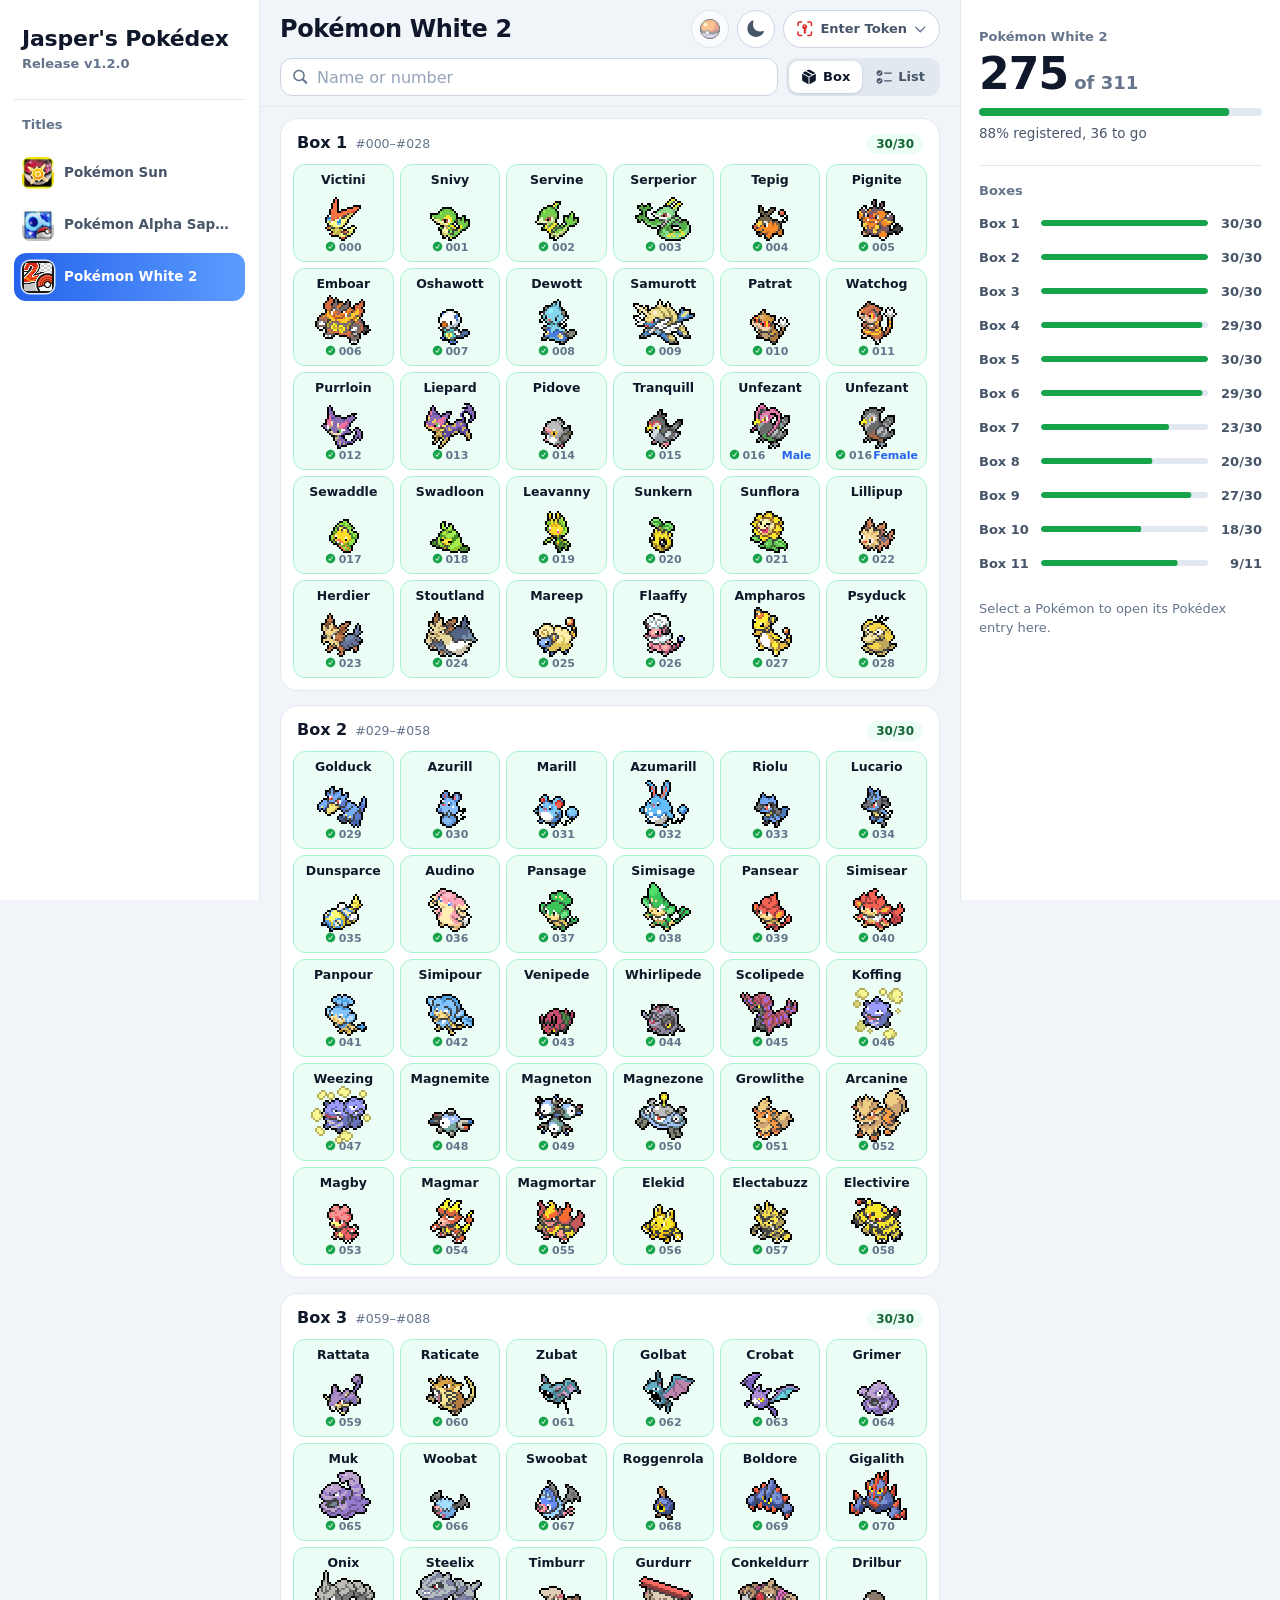
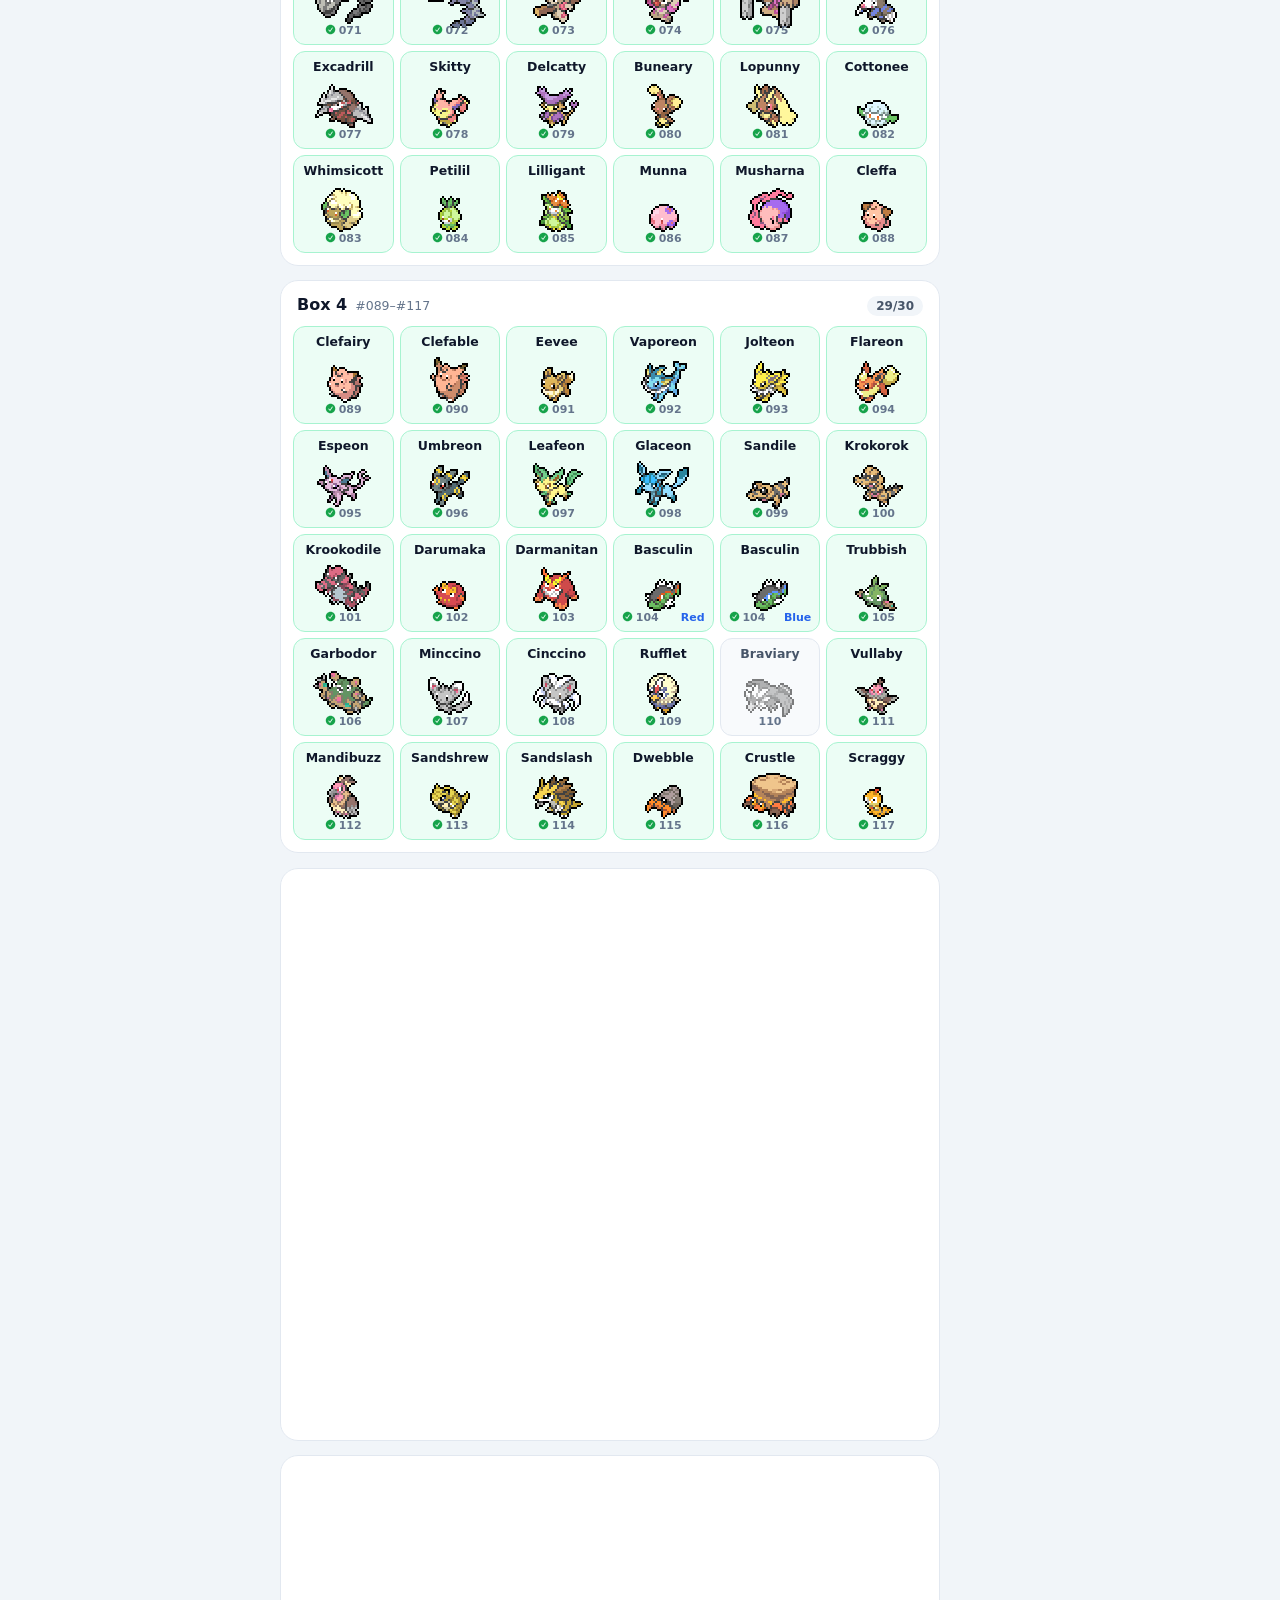
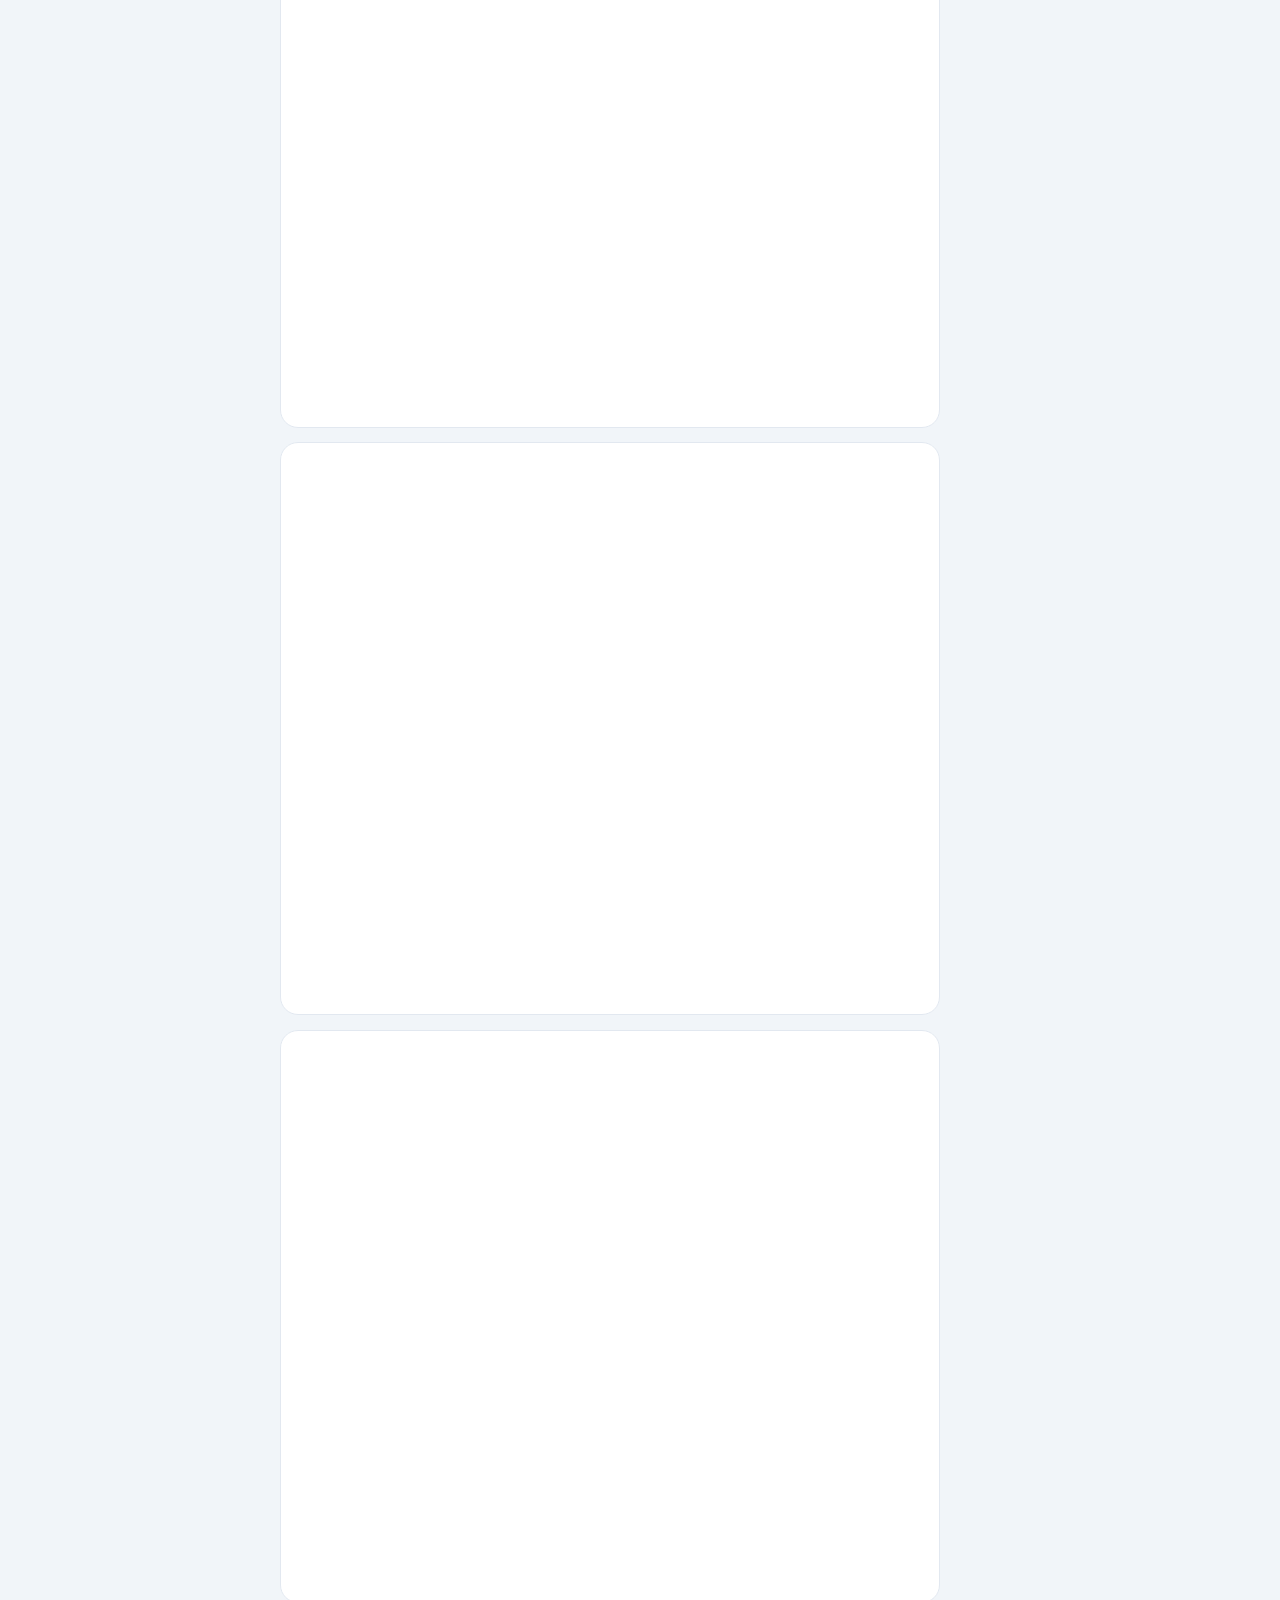
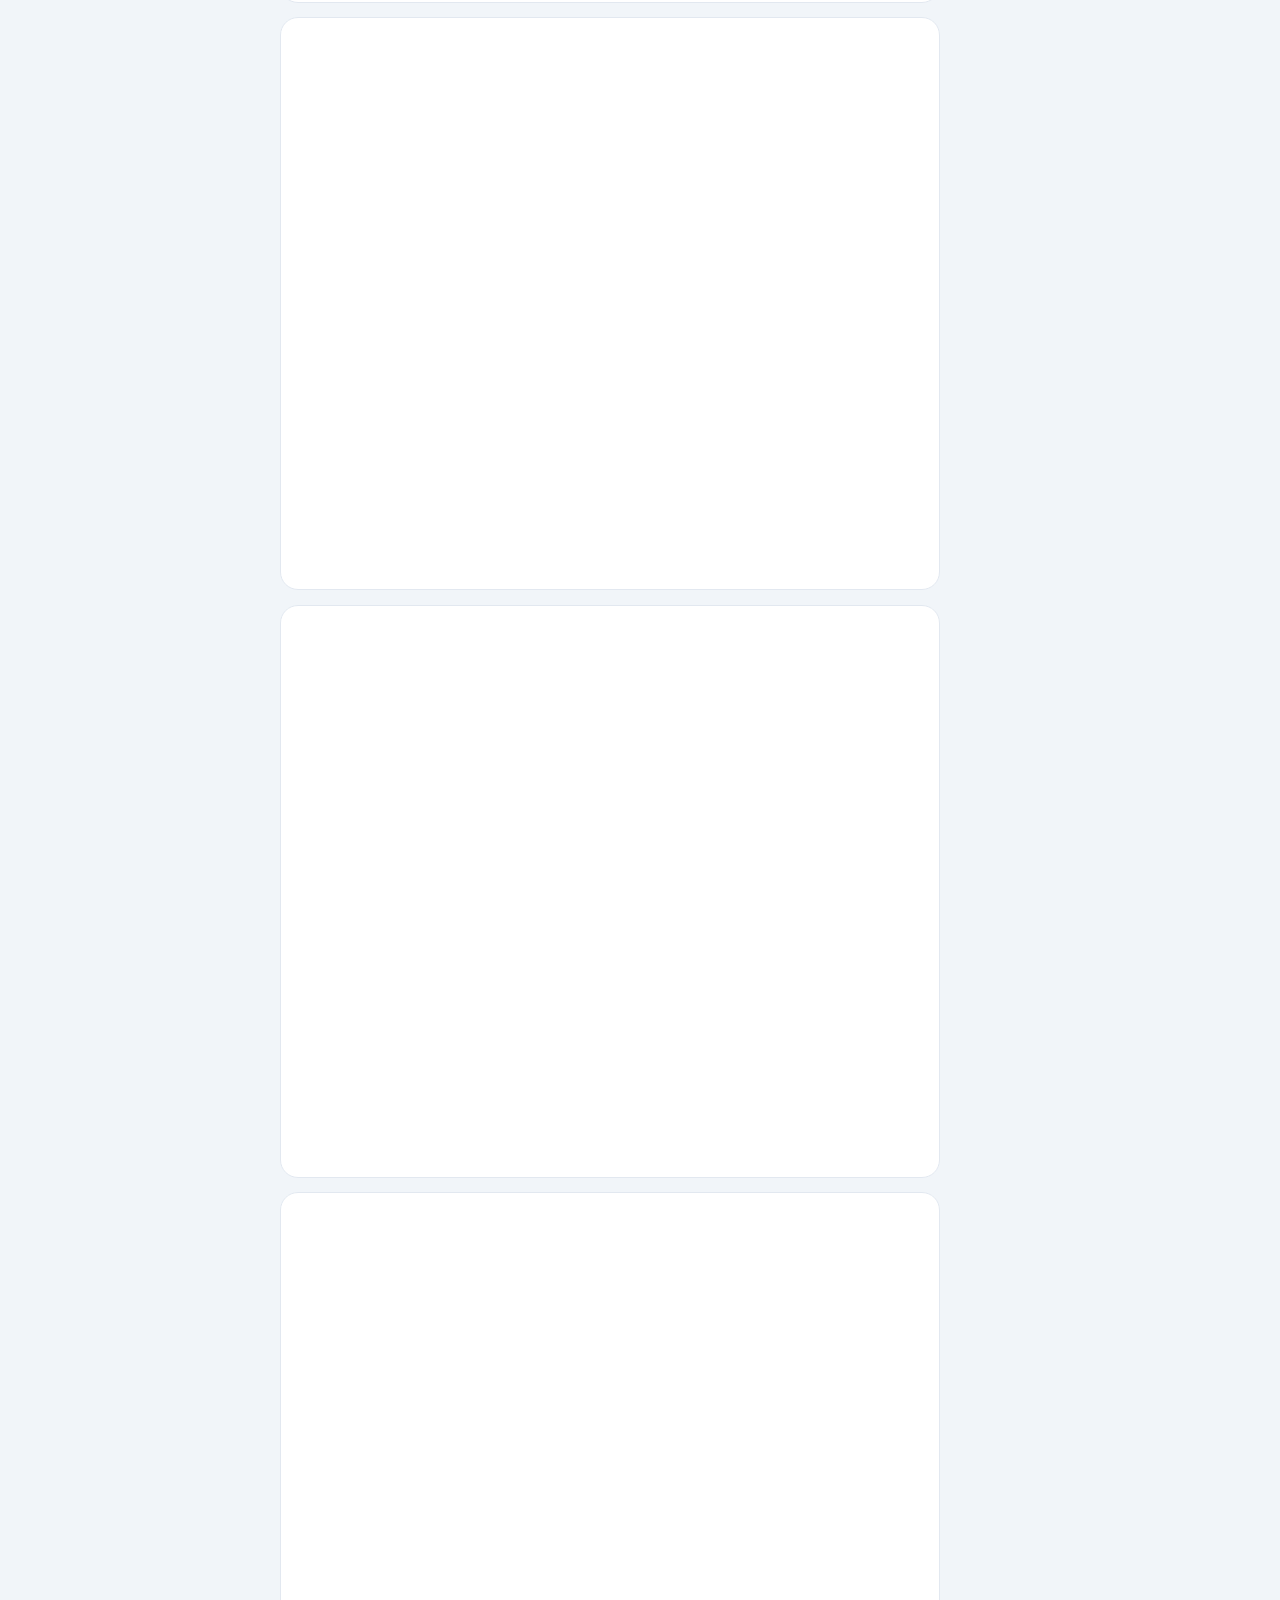
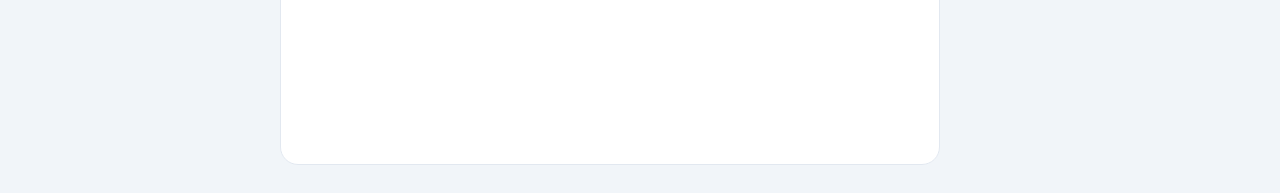
<file: index.html>
<!DOCTYPE html>
<html lang="en">
<head>
<meta charset="utf-8">
<meta name="viewport" content="width=device-width, initial-scale=1, viewport-fit=cover">
<title>Jasper's Pokédex</title>
<meta name="description" content="A visual Pokémon collection and storage tracker, organised like the in-game PC boxes.">
<meta name="color-scheme" content="light dark">
<meta name="theme-color" content="#f1f5f9" id="themeColor">
<meta name="apple-mobile-web-app-title" content="Pokédex">
<meta name="mobile-web-app-capable" content="yes">
<meta name="apple-mobile-web-app-capable" content="yes">
<meta name="apple-mobile-web-app-status-bar-style" content="default">
<link rel="icon" href="data:image/svg+xml,%3Csvg xmlns='http://www.w3.org/2000/svg' viewBox='0 0 32 32'%3E%3Crect width='32' height='32' rx='8' fill='%232563eb'/%3E%3Cg fill='%23fff'%3E%3Crect x='7' y='9' width='5' height='5' rx='1.5'/%3E%3Crect x='13.5' y='9' width='5' height='5' rx='1.5'/%3E%3Crect x='20' y='9' width='5' height='5' rx='1.5'/%3E%3Crect x='7' y='18' width='5' height='5' rx='1.5'/%3E%3Crect x='13.5' y='18' width='5' height='5' rx='1.5' opacity='.45'/%3E%3Crect x='20' y='18' width='5' height='5' rx='1.5' opacity='.45'/%3E%3C/g%3E%3C/svg%3E">
<script>
  /* Runs before first paint: apply the saved theme (no light/dark flash) and
     start the two data requests so they travel alongside the CSS and JS. */
  (function () {
    var root = document.documentElement, theme = null, last = null, token = null;
    try {
      theme = localStorage.getItem('jasper-pokedex-theme');
      last = JSON.parse(localStorage.getItem('jasper_pokedex_boot'));
      token = localStorage.getItem('jasper_pokedex_github_token');
    } catch (e) {}
    if (theme !== 'dark' && theme !== 'light') theme = window.matchMedia && matchMedia('(prefers-color-scheme: dark)').matches ? 'dark' : 'light';
    root.dataset.theme = theme;
    var meta = document.getElementById('themeColor');
    if (meta && theme === 'dark') meta.content = '#111318';
    if (!window.fetch) return;
    var dex = last && typeof last.dex === 'string' ? last.dex : 'White2';
    var boot = window.__jasperBoot = {
      last: last,
      hasToken: !!token,
      dexPath: dex,
      registry: fetch('data/games.json').then(function (r) { if (!r.ok) throw new Error(r.status); return r.json(); }),
      dex: fetch('Pokedexes/' + encodeURIComponent(dex)).then(function (r) { if (!r.ok) throw new Error(r.status); return r.text(); })
    };
    boot.registry.catch(function () {});
    boot.dex.catch(function () {});
  })();
</script>
<link rel="stylesheet" href="app.css">
<link rel="modulepreload" href="js/core.js">
<link rel="modulepreload" href="js/sync.js">
<link rel="modulepreload" href="js/pokedex.js">
<script type="module" src="js/app.js"></script>
</head>
<body>
<!-- Icons from /Icons, inlined once so no icon is fetched or swapped in after load. -->
<svg class="icon-defs" aria-hidden="true" focusable="false">
  <defs>
    <symbol id="i-search" viewBox="0 0 28 28"><path d="M2 11.5372C2 16.801 6.27757 21.0765 11.5393 21.0765C13.4961 21.0765 15.2919 20.4751 16.7891 19.46L22.1729 24.8534C22.5099 25.1905 22.9564 25.351 23.4263 25.351C24.4236 25.351 25.1368 24.5973 25.1368 23.6117C25.1368 23.1481 24.9666 22.7155 24.6446 22.3935L19.3022 17.0202C20.4207 15.4815 21.0786 13.5898 21.0786 11.5372C21.0786 6.27547 16.801 2 11.5393 2C6.27757 2 2 6.27547 2 11.5372ZM4.48482 11.5372C4.48482 7.64491 7.64702 4.48482 11.5393 4.48482C15.4316 4.48482 18.5916 7.64491 18.5916 11.5372C18.5916 15.4316 15.4316 18.5916 11.5393 18.5916C7.64702 18.5916 4.48482 15.4316 4.48482 11.5372Z"/></symbol>
    <symbol id="i-clear" viewBox="0 0 28 28"><path d="M6.84421 24.8972H21.0295C23.5685 24.8972 24.8737 23.5919 24.8737 21.0914V6.82921C24.8737 4.32656 23.5685 3.02344 21.0295 3.02344H6.84421C4.31484 3.02344 3 4.31695 3 6.82921V21.0914C3 23.6016 4.31484 24.8972 6.84421 24.8972Z"/><path fill="var(--icon-knockout,#fff)" d="M10.1194 18.9047C9.50226 18.9047 9.02344 18.4141 9.02344 17.7949C9.02344 17.5076 9.13406 17.2277 9.34898 17.0266L12.4052 13.9566L9.34898 10.8982C9.13406 10.6875 9.02344 10.4173 9.02344 10.1278C9.02344 9.499 9.50226 9.02978 10.1194 9.02978C10.4374 9.02978 10.6821 9.13619 10.8991 9.3415L13.9682 12.401L17.0587 9.33189C17.2854 9.10736 17.5397 9.01056 17.8385 9.01056C18.4556 9.01056 18.944 9.48939 18.944 10.1086C18.944 10.4056 18.843 10.6566 18.6185 10.8886L15.5451 13.9566L18.6089 17.017C18.8238 17.2181 18.9344 17.498 18.9344 17.7949C18.9344 18.4141 18.446 18.9047 17.8193 18.9047C17.5108 18.9047 17.2256 18.7983 17.0203 18.5812L13.9682 15.5259L10.928 18.5812C10.713 18.7983 10.4374 18.9047 10.1194 18.9047Z"/></symbol>
    <symbol id="i-box" viewBox="0 0 28 28"><path d="M14.8412 26.7105C14.9548 26.6849 15.0589 26.6371 15.1747 26.5734L24.2492 21.4734C25.3876 20.8354 25.9651 20.1625 25.9651 18.4886V9.14238C25.9651 8.83511 25.9437 8.58761 25.8861 8.35511L14.8412 14.5942V26.7105ZM13.1239 26.7105V14.5942L2.07898 8.35511C2.01922 8.58761 2 8.83511 2 9.14238V18.4886C2 20.1625 2.58711 20.8354 3.71586 21.4734L12.8 26.5734C12.9041 26.6371 13.0102 26.6849 13.1239 26.7105ZM13.9873 13.072L18.9659 10.2824L7.79023 3.97418L3.56328 6.35168C3.28648 6.50074 3.05867 6.65191 2.85852 6.84035L13.9873 13.072ZM20.753 9.2891L25.1066 6.84035C24.9181 6.65191 24.6903 6.50074 24.4135 6.35168L16.1928 1.73145C15.4632 1.31918 14.7167 1.09863 13.9894 1.09863C13.2505 1.09863 12.504 1.31918 11.7744 1.73145L9.52624 2.99473L20.753 9.2891Z"/></symbol>
    <symbol id="i-list" viewBox="0 0 28 28"><path d="M15.0442 8.22223H26.8309C27.4033 8.22223 27.8767 7.76802 27.8767 7.18607C27.8767 6.61373 27.4033 6.16162 26.8309 6.16162H15.0442C14.4719 6.16162 14.0101 6.61373 14.0101 7.18607C14.0101 7.76802 14.4719 8.22223 15.0442 8.22223ZM15.0442 21.7754H26.8309C27.4033 21.7754 27.8767 21.3233 27.8767 20.7489C27.8767 20.1669 27.4033 19.7148 26.8309 19.7148H15.0442C14.4719 19.7148 14.0101 20.1669 14.0101 20.7489C14.0101 21.3233 14.4719 21.7754 15.0442 21.7754Z"/><path d="M6.16468 12.3393C8.97976 12.3393 11.3273 10.0056 11.3273 7.18635C11.3273 4.35533 8.98398 2.01416 6.16468 2.01416C3.33156 2.01416 1 4.35533 1 7.18635C1 10.0056 3.34117 12.3393 6.16468 12.3393ZM5.55015 9.95877C5.28929 9.95877 5.10414 9.82353 4.92414 9.61588L3.61375 8.04228C3.48601 7.89861 3.44453 7.75588 3.44453 7.56416C3.44453 7.19689 3.72343 6.90838 4.06726 6.90838C4.30257 6.90838 4.46664 7.00635 4.62742 7.20767L5.53093 8.33197L7.61476 4.99096C7.76593 4.75893 7.95648 4.63541 8.1864 4.63541C8.54195 4.63541 8.8464 4.9101 8.8464 5.23471C8.8464 5.40088 8.79952 5.54572 8.68773 5.72994L6.18789 9.60744C6.04632 9.83103 5.81851 9.95877 5.55015 9.95877ZM6.16468 25.8927C8.97976 25.8927 11.3273 23.5591 11.3273 20.7398C11.3273 17.8992 8.98398 15.5559 6.16468 15.5559C3.33156 15.5559 1 17.8992 1 20.7398C1 23.5591 3.34117 25.8927 6.16468 25.8927ZM5.55015 23.5122C5.28929 23.5122 5.10414 23.3674 4.92414 23.1693L3.61375 21.5861C3.48601 21.4403 3.44453 21.2997 3.44453 21.108C3.44453 20.7386 3.72343 20.4618 4.06726 20.4618C4.30257 20.4618 4.46664 20.5502 4.62742 20.7611L5.53093 21.8833L7.61476 18.5444C7.76593 18.3028 7.95648 18.1792 8.1864 18.1792C8.54195 18.1792 8.8464 18.4539 8.8464 18.7881C8.8464 18.9543 8.79952 19.0896 8.68773 19.2738L6.18789 23.1513C6.04632 23.3845 5.81851 23.5122 5.55015 23.5122Z"/></symbol>
    <symbol id="i-moon" viewBox="0 0 28 28"><path d="M20.0066 17.5428C13.7996 17.5428 9.84828 13.6841 9.84828 7.49492C9.84828 6.15711 10.1541 4.34538 10.5844 3.39382C10.7131 3.09476 10.7577 2.88851 10.7577 2.72492C10.7577 2.36211 10.4937 2 10.0072 2C9.84453 2 9.54851 2.04359 9.26328 2.15C4.90836 3.89703 2 8.51047 2 13.4016C2 20.2796 7.20781 25.212 14.0645 25.212C19.0562 25.212 23.402 22.2041 24.9289 18.3078C25.0534 18.0003 25.0916 17.6938 25.0916 17.5461C25.0916 17.0872 24.7325 16.7795 24.3643 16.7795C24.1698 16.7795 23.986 16.8315 23.7149 16.9356C22.8441 17.2412 21.4163 17.5428 20.0066 17.5428Z"/></symbol>
    <symbol id="i-sun" viewBox="0 0 28 28"><path d="M14.034 7.9007C10.6633 7.9007 7.87609 10.6879 7.87609 14.0683C7.87609 17.439 10.6633 20.2262 14.034 20.2262C17.3952 20.2262 20.1824 17.439 20.1824 14.0683C20.1824 10.6879 17.3952 7.9007 14.034 7.9007ZM15.2172 2.18312C15.2172 1.54047 14.6788 1 14.034 1C13.401 1 12.8626 1.54047 12.8626 2.18312V4.57023C12.8626 5.20538 13.401 5.74374 14.034 5.74374C14.6788 5.74374 15.2172 5.20538 15.2172 4.57023V2.18312ZM19.9033 6.55094C19.4596 7.0021 19.4617 7.7521 19.9096 8.2096C20.3608 8.65327 21.1204 8.65866 21.5758 8.20327L23.267 6.5078C23.7203 6.05663 23.7182 5.28742 23.2607 4.83953C22.817 4.38836 22.0574 4.39258 21.6137 4.84585L19.9033 6.55094ZM25.8967 15.2397C26.5393 15.2397 27.0798 14.7013 27.0798 14.0683C27.0798 13.4331 26.5393 12.8948 25.8967 12.8948H23.5192C22.884 12.8948 22.3457 13.4331 22.3457 14.0683C22.3457 14.7013 22.884 15.2397 23.5192 15.2397H25.8967ZM21.5619 19.9387C21.1183 19.4854 20.3587 19.4896 19.9033 19.945C19.4596 20.3887 19.4617 21.1461 19.9096 21.6015L21.6222 23.3045C22.0658 23.7461 22.8254 23.7343 23.2733 23.2865C23.7245 22.8353 23.7224 22.0757 23.2649 21.6299L21.5619 19.9387ZM15.2172 23.5642C15.2172 22.9215 14.6788 22.3832 14.034 22.3832C13.401 22.3832 12.8626 22.9215 12.8626 23.5642V25.9513C12.8626 26.5865 13.401 27.1269 14.034 27.1269C14.6788 27.1269 15.2172 26.5865 15.2172 25.9513V23.5642ZM4.8032 21.6203C4.35531 22.0661 4.3532 22.8257 4.78515 23.2769C5.23304 23.7247 6.00225 23.7365 6.45553 23.2949L8.1489 21.6015C8.60639 21.1558 8.6085 20.3983 8.16694 19.945C7.71905 19.4992 6.94984 19.495 6.49656 19.9387L4.8032 21.6203ZM2.1714 12.8948C1.53836 12.8948 1 13.4331 1 14.0683C1 14.7013 1.53836 15.2397 2.1714 15.2397H4.5489C5.19367 15.2397 5.73413 14.7013 5.73413 14.0683C5.73413 13.4331 5.19367 12.8948 4.5489 12.8948H2.1714ZM6.49234 8.20327C6.94773 8.64905 7.70733 8.65327 8.1489 8.2096C8.60639 7.77132 8.6085 6.9925 8.16694 6.55094L6.47358 4.84585C6.03952 4.40219 5.27031 4.38836 4.81703 4.83953C4.37125 5.28742 4.36703 6.05663 4.80109 6.49819L6.49234 8.20327Z"/></symbol>
    <symbol id="i-check" viewBox="0 0 28 28"><path d="M14.105 26.21C20.7369 26.21 26.2121 20.7273 26.2121 14.105C26.2121 7.47312 20.7273 2 14.0954 2C7.47523 2 2 7.47312 2 14.105C2 20.7273 7.48484 26.21 14.105 26.21Z"/><path fill="var(--icon-knockout,#fff)" d="M12.7988 19.8903C12.3582 19.8903 11.9963 19.6988 11.6684 19.2739L8.7966 15.7805C8.58707 15.5124 8.47949 15.2419 8.47949 14.945C8.47949 14.348 8.95292 13.8638 9.54776 13.8638C9.91925 13.8638 10.2003 13.9883 10.5017 14.375L12.7604 17.2428L17.6061 9.48432C17.8604 9.08424 18.1925 8.87354 18.552 8.87354C19.1373 8.87354 19.6747 9.28416 19.6747 9.89822C19.6747 10.1687 19.5329 10.4551 19.3691 10.7244L13.8866 19.2655C13.6173 19.6754 13.2373 19.8903 12.7988 19.8903Z"/></symbol>
    <symbol id="i-chevron" viewBox="0 0 28 28"><path d="M14.384 20.8348C14.7824 20.8327 15.1429 20.6797 15.4391 20.3684L24.3618 11.2273C24.618 10.9712 24.7562 10.6543 24.7562 10.2833C24.7562 9.51781 24.1621 8.91406 23.403 8.91406C23.032 8.91406 22.6865 9.06289 22.4219 9.32422L13.8102 18.1562H14.9566L6.33646 9.32422C6.07936 9.06711 5.736 8.91406 5.35327 8.91406C4.59203 8.91406 4 9.51781 4 10.2833C4 10.6522 4.14039 10.969 4.39234 11.2369L13.3192 20.3684C13.6347 20.6839 13.978 20.8348 14.384 20.8348Z"/></symbol>
    <symbol id="i-sync-inprogress" viewBox="0 0 30 28"><path d="M0 16.1432C0 19.2412 2.58703 21.7342 6.48562 21.7342H13.8792V26.6999C13.8792 27.2701 14.3719 27.7562 14.9686 27.7562C15.5632 27.7562 16.0462 27.2701 16.0462 26.6999V21.7342H24.1005C27.5726 21.7342 29.9102 19.6037 29.9102 16.6935C29.9102 14.2785 28.488 12.1375 26.1691 11.1925C26.1841 5.89842 22.3633 2.08069 17.4628 2.08069C14.3376 2.08069 12.0063 3.69764 10.5368 5.81592C7.76062 5.12639 4.44797 7.23107 4.33875 10.543C1.66078 11.0092 0 13.3729 0 16.1432ZM13.8792 21.123V15.2186L13.9643 13.483L13.3962 14.1791L11.5941 16.0921C11.4068 16.3007 11.1237 16.4113 10.8609 16.4113C10.3223 16.4113 9.89906 16.0176 9.89906 15.4792C9.89906 15.1898 10.0151 14.9812 10.212 14.7843L14.1476 10.9956C14.4241 10.719 14.6782 10.6222 14.9686 10.6222C15.2473 10.6222 15.5013 10.719 15.78 10.9956L19.7135 14.7843C19.9104 14.9812 20.0264 15.1898 20.0264 15.4792C20.0264 16.0176 19.5839 16.4113 19.0549 16.4113C18.7922 16.4113 18.5187 16.3007 18.3335 16.0921L16.5293 14.1791L15.9612 13.483L16.0462 15.2186V21.123C16.0462 21.7229 15.5569 22.2027 14.9686 22.2027C14.3686 22.2027 13.8792 21.7229 13.8792 21.123Z"/></symbol>
    <symbol id="i-sync-warn" viewBox="0 0 28 28"><path d="M5.32789 25.4892H23.4434C25.4884 25.4892 26.7692 24.0199 26.7692 22.1784C26.7692 21.6108 26.6073 21.0197 26.3037 20.4851L17.2332 4.67086C16.5964 3.55805 15.5091 3 14.3867 3C13.2622 3 12.159 3.56227 11.536 4.67086L2.46547 20.4872C2.14484 21.0293 2 21.6108 2 22.1784C2 24.0199 3.28086 25.4892 5.32789 25.4892Z"/><path fill="var(--icon-knockout,#fff)" d="M14.3985 17.4628C13.7111 17.4628 13.3206 17.0712 13.2984 16.3763L13.1334 10.4738C13.1111 9.75775 13.6293 9.25549 14.3868 9.25549C15.1251 9.25549 15.6721 9.76736 15.6499 10.4834L15.4656 16.372C15.4434 17.0808 15.055 17.4628 14.3985 17.4628ZM14.3985 21.5004C13.6131 21.5004 12.9595 20.9252 12.9595 20.1621C12.9595 19.3915 13.6035 18.8163 14.3985 18.8163C15.186 18.8163 15.8238 19.384 15.8238 20.1621C15.8238 20.9348 15.1743 21.5004 14.3985 21.5004Z"/></symbol>
    <symbol id="i-sync-token-needed" viewBox="0 0 28 28"><path d="M3.14421 9.83303C3.89608 9.83303 4.29592 9.41186 4.29592 8.66749V6.01999C4.29592 4.88139 4.88772 4.31936 5.97733 4.31936H8.6846C9.44069 4.31936 9.85014 3.9078 9.85014 3.16554C9.85014 2.42328 9.44069 2.02344 8.6846 2.02344H5.84421C3.31484 2.02344 2 3.31695 2 5.8196V8.66749C2 9.41397 2.41156 9.83303 3.14421 9.83303ZM24.0657 9.83303C24.8176 9.83303 25.2174 9.41397 25.2174 8.66749V5.8196C25.2174 3.31695 23.9047 2.02344 21.3732 2.02344H18.5232C17.7788 2.02344 17.3673 2.42328 17.3673 3.16554C17.3673 3.9078 17.7809 4.31936 18.5232 4.31936H21.2305C22.3105 4.31936 22.9215 4.88139 22.9215 6.01999V8.66749C22.9215 9.41397 23.333 9.83303 24.0657 9.83303ZM5.84421 25.2312H8.6846C9.44069 25.2312 9.85014 24.8197 9.85014 24.087C9.85014 23.3448 9.43647 22.9353 8.6846 22.9353H5.97733C4.88772 22.9353 4.29592 22.3733 4.29592 21.2326V18.5851C4.29592 17.8311 3.88647 17.4195 3.14421 17.4195C2.39984 17.4195 2 17.8311 2 18.5851V21.4255C2 23.9356 3.31484 25.2312 5.84421 25.2312ZM18.5232 25.2312H21.3732C23.9047 25.2312 25.2174 23.926 25.2174 21.4255V18.5851C25.2174 17.8311 24.808 17.4195 24.0657 17.4195C23.3234 17.4195 22.9215 17.8332 22.9215 18.5851V21.2326C22.9215 22.3733 22.3105 22.9353 21.2305 22.9353H18.5232C17.7788 22.9353 17.3673 23.3448 17.3673 24.087C17.3673 24.8197 17.7788 25.2312 18.5232 25.2312Z"/><path d="M13.6171 6.61438C11.4597 6.61438 9.74121 8.34243 9.74121 10.4764C9.74121 12.0875 10.6865 13.4886 12.1485 14.0809V19.869C12.1581 20.0382 12.2251 20.1828 12.355 20.3084L13.367 21.309C13.517 21.4473 13.7253 21.459 13.8796 21.3027L15.7604 19.4314C15.9327 19.2687 15.9242 19.0327 15.7583 18.8818L14.6664 17.7814L16.2027 16.2643C16.3515 16.123 16.344 15.8827 16.1835 15.7105L14.6917 14.2091C16.4814 13.4569 17.4758 12.1037 17.4758 10.4764C17.4758 8.35204 15.7457 6.61438 13.6171 6.61438ZM13.6075 8.50087C14.251 8.50087 14.7742 9.02938 14.7742 9.6772C14.7742 10.3379 14.251 10.8706 13.6075 10.8706C12.966 10.8706 12.4236 10.3379 12.4236 9.6772C12.4236 9.02938 12.9564 8.50087 13.6075 8.50087Z"/></symbol>
    <symbol id="i-close" viewBox="0 0 28 28"><path d="M7.5 7.5l13 13m0-13l-13 13" fill="none" stroke="currentColor" stroke-width="2.6" stroke-linecap="round"/></symbol>
    <symbol id="i-tray" viewBox="0 0 28 28"><path d="M6.2 4h15.6a2 2 0 0 1 1.94 1.5l2.2 8.6c.04.16.06.33.06.5V21a3 3 0 0 1-3 3H5a3 3 0 0 1-3-3v-6.4c0-.17.02-.34.06-.5l2.2-8.6A2 2 0 0 1 6.2 4zm.78 2.4L5.1 13.7h4.6c.5 0 .93.36 1.02.85a3.34 3.34 0 0 0 6.56 0c.09-.49.52-.85 1.02-.85h4.6l-1.88-7.3H6.98z"/></symbol>
  </defs>
</svg>

<a class="skip-link" href="#content">Skip to the collection</a>

<div class="app">
  <aside class="sidebar" aria-label="Games">
    <div class="brand">
      <p class="brand-name">Jasper's Pokédex</p>
      <p class="brand-version">Release v1.2.0</p>
    </div>
    <h2 class="sidebar-heading" id="gameListHeading">Titles</h2>
    <nav class="game-list" id="gameList" aria-labelledby="gameListHeading">
      <span class="game is-skeleton"><span class="game-art"></span></span>
      <span class="game is-skeleton"><span class="game-art"></span></span>
      <span class="game is-skeleton"><span class="game-art"></span></span>
      <span class="game is-skeleton"><span class="game-art"></span></span>
    </nav>
  </aside>

  <div class="main" id="main">
    <header class="topbar" id="topbar">
      <div class="topbar-row">
        <button class="game-switch" id="gameSwitch" type="button" aria-haspopup="true" aria-expanded="false" aria-controls="gameMenu">
          <span class="game-art" id="gameSwitchArt" aria-hidden="true"></span>
          <span class="game-switch-text">
            <span class="game-switch-app">Jasper's Pokédex</span>
            <span class="game-switch-name" id="gameSwitchName">Pokémon White 2</span>
          </span>
          <svg class="icon chevron" aria-hidden="true"><use href="#i-chevron"/></svg>
        </button>
        <h1 class="page-title" id="pageTitle">Pokémon White 2</h1>

        <div class="actions">
          <button class="pill-btn manage-btn" id="manageBtn" type="button" aria-pressed="false" aria-disabled="true">
            <span class="manage-art" id="manageArt" aria-hidden="true"><img src="Icons/pokeball.svg" width="20" height="20" alt=""></span>
            <span class="pill-label">Manage PC</span>
          </button>
          <button class="round-btn" id="themeBtn" type="button" aria-label="Switch to dark mode">
            <svg class="icon icon-moon" aria-hidden="true"><use href="#i-moon"/></svg>
            <svg class="icon icon-sun" aria-hidden="true"><use href="#i-sun"/></svg>
          </button>
          <div class="sync" id="sync" data-state="none">
            <button class="pill-btn sync-pill" id="syncPill" type="button" aria-haspopup="true" aria-expanded="false" aria-controls="syncMenu">
              <svg class="icon sync-icon" aria-hidden="true"><use id="syncIcon" href="#i-sync-token-needed"/></svg>
              <span class="pill-label" id="syncLabel">Enter Token</span>
              <svg class="icon chevron" aria-hidden="true"><use href="#i-chevron"/></svg>
            </button>
            <div class="popover sync-menu" id="syncMenu" hidden>
              <p class="sync-status" id="syncStatus">Enter Token</p>
              <p class="sync-last" id="syncLast"></p>
              <form class="sync-form" id="syncForm" autocomplete="off">
                <label class="sr-only" for="githubTokenInput">GitHub token</label>
                <input id="githubTokenInput" name="token" type="password" autocomplete="off" autocapitalize="off" spellcheck="false" placeholder="GitHub token">
                <button type="submit" id="syncConnect">Activate Token</button>
                <button type="button" id="syncChange" hidden>Change Token</button>
              </form>
              <p class="sync-note" id="syncNote">Use a token that can read and write this repository's contents. It stays in this browser and is never committed to GitHub.</p>
            </div>
          </div>
        </div>
      </div>
      <script>
        /* Still before first paint: show what the last visit already knew
           (which game, whether sync is set up) instead of the defaults. */
        (function () {
          var boot = window.__jasperBoot || {}, last = boot.last;
          if (last && typeof last.name === 'string') {
            document.getElementById('pageTitle').textContent = last.name;
            document.getElementById('gameSwitchName').textContent = last.name.replace(/^Pok[eé]mon\s+/i, '') || last.name;
          }
          if (boot.hasToken && !document.documentElement.hasAttribute('data-demo')) {
            document.getElementById('sync').dataset.state = 'busy';
            document.getElementById('syncLabel').textContent = 'Syncing…';
            document.getElementById('syncIcon').setAttribute('href', '#i-sync-inprogress');
          }
        })();
      </script>

      <div class="topbar-row tools">
        <div class="search">
          <svg class="icon search-icon" aria-hidden="true"><use href="#i-search"/></svg>
          <input id="searchInput" type="text" inputmode="search" enterkeyhint="search" autocomplete="off" autocapitalize="off" autocorrect="off" spellcheck="false"
                 placeholder="Name or number" aria-label="Search this Pokédex" role="combobox" aria-expanded="false" aria-controls="searchResults" aria-autocomplete="list">
          <button class="search-clear" id="searchClear" type="button" aria-label="Clear search" hidden>
            <svg class="icon" aria-hidden="true"><use href="#i-clear"/></svg>
          </button>
        </div>
        <div class="segmented" role="group" aria-label="View">
          <button id="boxViewBtn" type="button" aria-pressed="true"><svg class="icon" aria-hidden="true"><use href="#i-box"/></svg><span>Box</span></button>
          <button id="listViewBtn" type="button" aria-pressed="false"><svg class="icon" aria-hidden="true"><use href="#i-list"/></svg><span>List</span></button>
        </div>
        <div class="popover search-results" id="searchResults" role="listbox" aria-label="Search results" hidden></div>
      </div>

      <nav class="popover game-menu" id="gameMenu" aria-label="Game" hidden></nav>
    </header>

    <section class="summary" id="summary" aria-label="Collection progress">
      <p class="summary-count"><strong id="sumDone">–</strong> of <span id="sumTotal">–</span> registered</p>
      <div class="meter" aria-hidden="true"><span id="sumBar"></span></div>
      <p class="summary-rest" id="sumRest">&nbsp;</p>
    </section>

    <main class="content" id="content" tabindex="-1">
      <div class="boxes" id="boxContainer" aria-busy="true">
        <section class="box is-skeleton" aria-hidden="true">
          <header class="box-head"><span class="box-title">Box 1</span><span class="box-count">&nbsp;</span></header>
          <div class="box-grid">
            <span class="slot is-empty"></span>
            <span class="slot is-empty"></span>
            <span class="slot is-empty"></span>
            <span class="slot is-empty"></span>
            <span class="slot is-empty"></span>
            <span class="slot is-empty"></span>
            <span class="slot is-empty"></span>
            <span class="slot is-empty"></span>
            <span class="slot is-empty"></span>
            <span class="slot is-empty"></span>
            <span class="slot is-empty"></span>
            <span class="slot is-empty"></span>
            <span class="slot is-empty"></span>
            <span class="slot is-empty"></span>
            <span class="slot is-empty"></span>
            <span class="slot is-empty"></span>
            <span class="slot is-empty"></span>
            <span class="slot is-empty"></span>
            <span class="slot is-empty"></span>
            <span class="slot is-empty"></span>
            <span class="slot is-empty"></span>
            <span class="slot is-empty"></span>
            <span class="slot is-empty"></span>
            <span class="slot is-empty"></span>
            <span class="slot is-empty"></span>
            <span class="slot is-empty"></span>
            <span class="slot is-empty"></span>
            <span class="slot is-empty"></span>
            <span class="slot is-empty"></span>
            <span class="slot is-empty"></span>
          </div>
        </section>
        <section class="box is-skeleton" aria-hidden="true">
          <header class="box-head"><span class="box-title">Box 2</span><span class="box-count">&nbsp;</span></header>
          <div class="box-grid">
            <span class="slot is-empty"></span>
            <span class="slot is-empty"></span>
            <span class="slot is-empty"></span>
            <span class="slot is-empty"></span>
            <span class="slot is-empty"></span>
            <span class="slot is-empty"></span>
            <span class="slot is-empty"></span>
            <span class="slot is-empty"></span>
            <span class="slot is-empty"></span>
            <span class="slot is-empty"></span>
            <span class="slot is-empty"></span>
            <span class="slot is-empty"></span>
            <span class="slot is-empty"></span>
            <span class="slot is-empty"></span>
            <span class="slot is-empty"></span>
            <span class="slot is-empty"></span>
            <span class="slot is-empty"></span>
            <span class="slot is-empty"></span>
            <span class="slot is-empty"></span>
            <span class="slot is-empty"></span>
            <span class="slot is-empty"></span>
            <span class="slot is-empty"></span>
            <span class="slot is-empty"></span>
            <span class="slot is-empty"></span>
            <span class="slot is-empty"></span>
            <span class="slot is-empty"></span>
            <span class="slot is-empty"></span>
            <span class="slot is-empty"></span>
            <span class="slot is-empty"></span>
            <span class="slot is-empty"></span>
          </div>
        </section>
      </div>
      <div class="list" id="listContainer" hidden></div>
      <div class="notice" id="loadError" role="alert" hidden></div>
    </main>

    <footer class="foot">
      <span>Jasper's Pokédex</span>
      <span>Release v1.2.0</span>
    </footer>
  </div>

  <aside class="inspector" id="inspector" aria-label="Collection overview and Pokédex entry">
    <section class="overview" id="overview" aria-label="Collection overview"></section>
    <section class="detail" id="detail" aria-label="Pokédex entry" tabindex="-1" hidden></section>
  </aside>
</div>

<div class="scrim" id="scrim"></div>

<div class="bulkbar" id="bulkBar" role="region" aria-label="Manage PC" hidden>
  <p class="bulkbar-text" id="bulkText">Catch or release your Pokémon.</p>
  <div class="bulkbar-actions">
    <button type="button" class="bulk-cancel" id="bulkCancel">Cancel</button>
    <button type="button" class="bulk-save" id="bulkSave" disabled>Save changes</button>
  </div>
</div>

<div class="toast" id="toast" role="status" aria-live="polite" hidden></div>

<noscript><p class="notice">Jasper's Pokédex needs JavaScript to load the collection.</p></noscript>
</body>
</html>
</file>
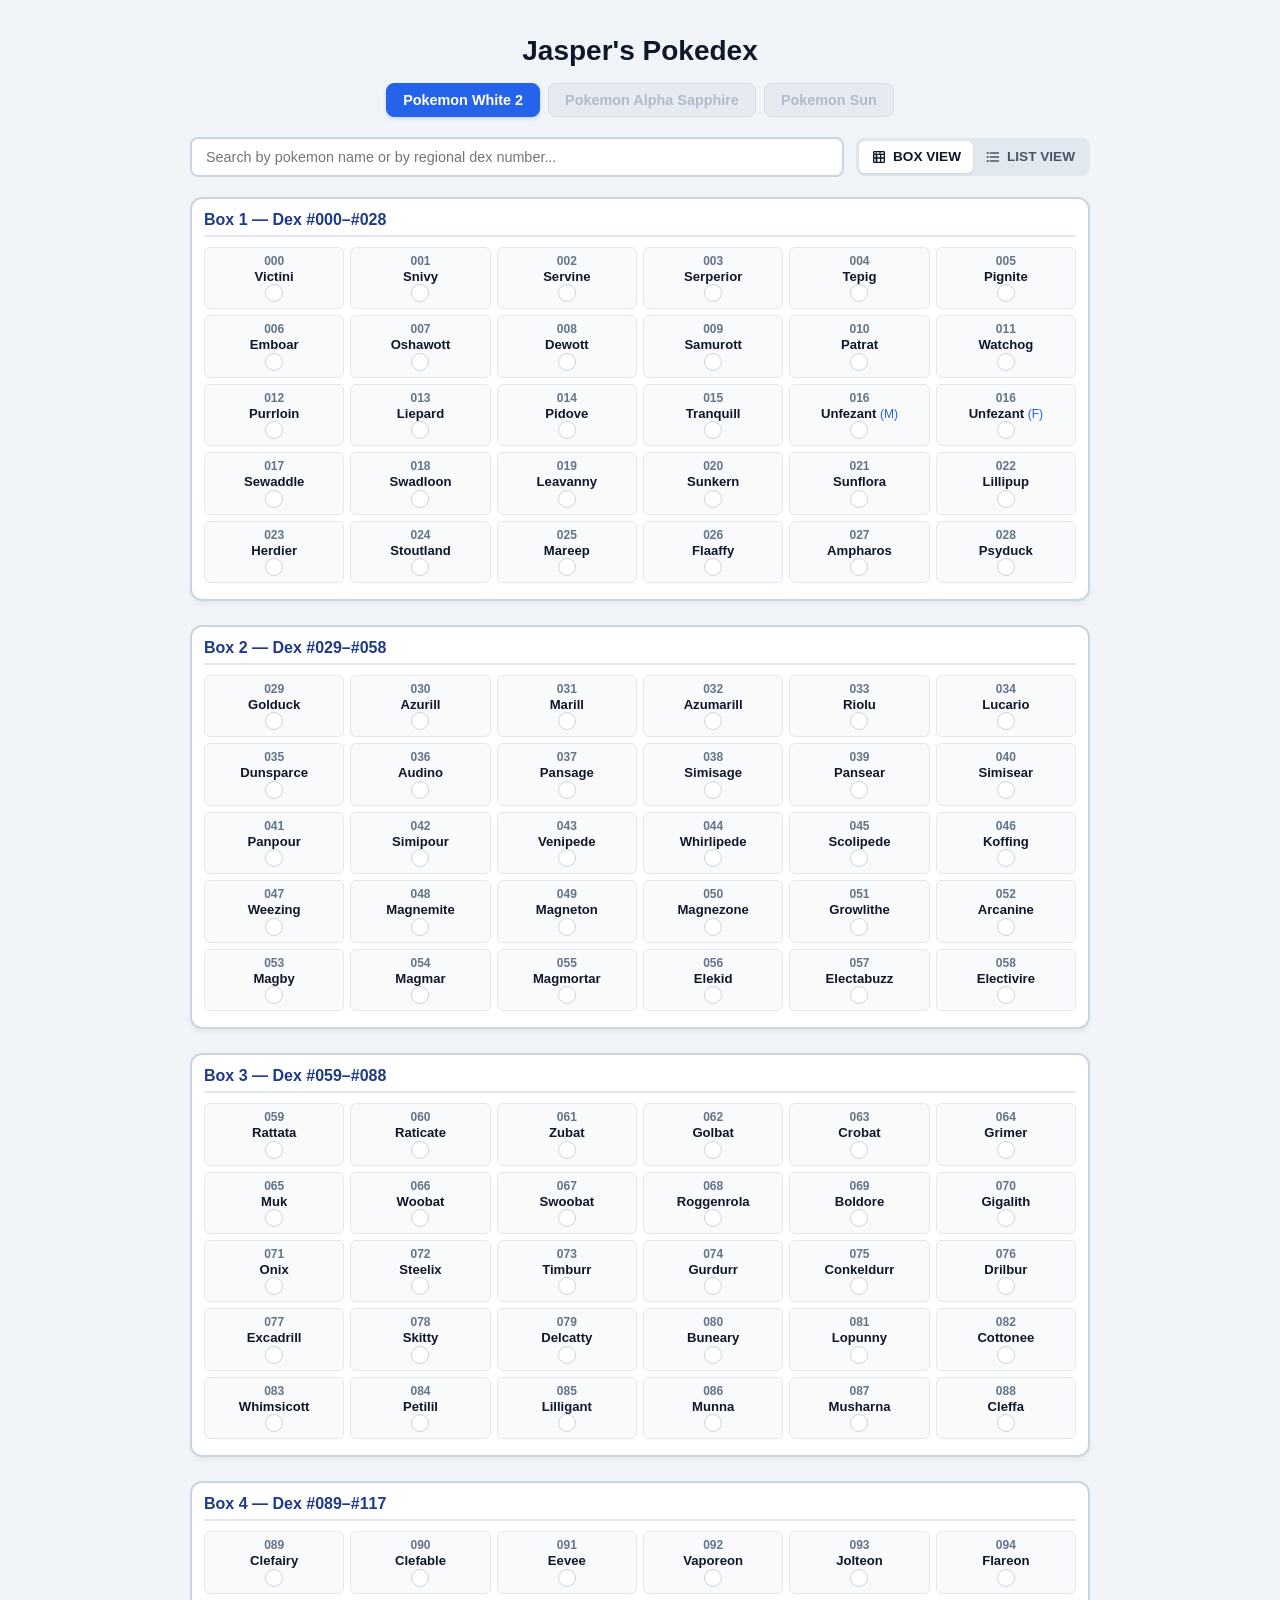
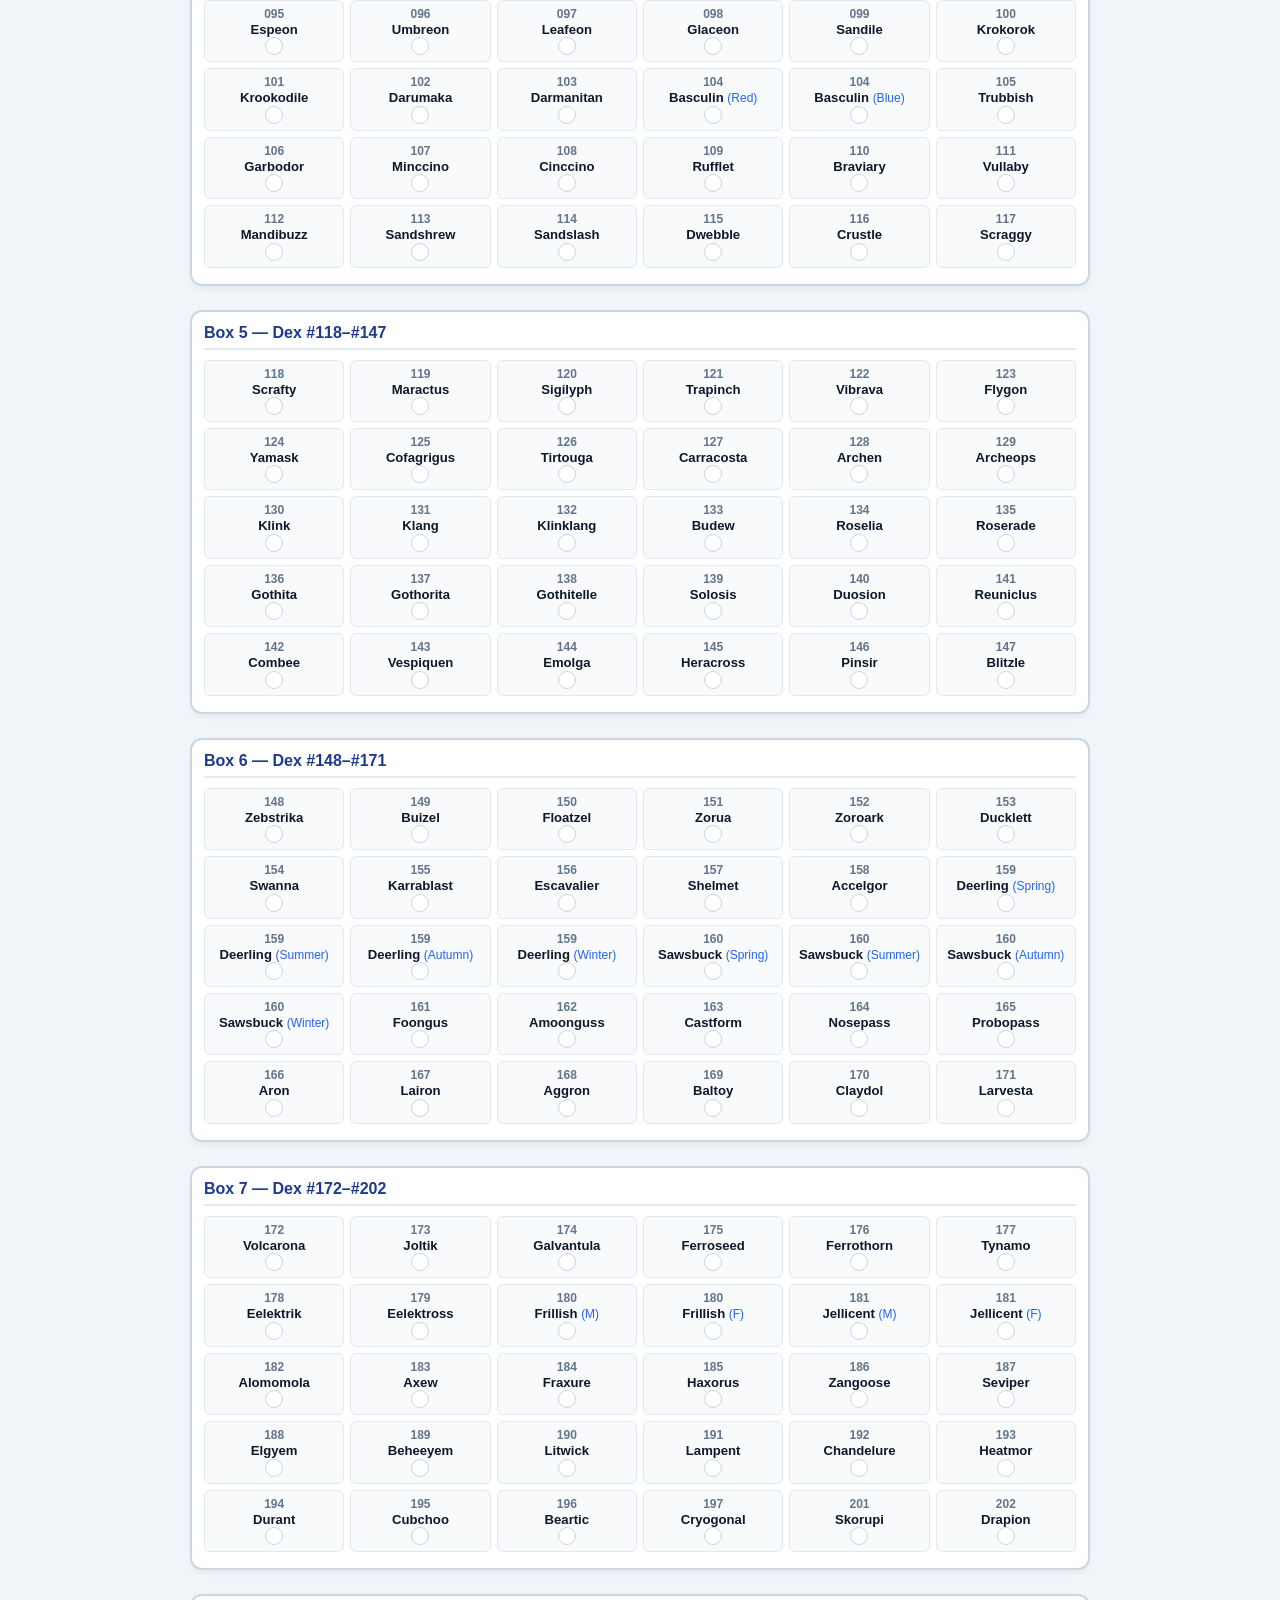
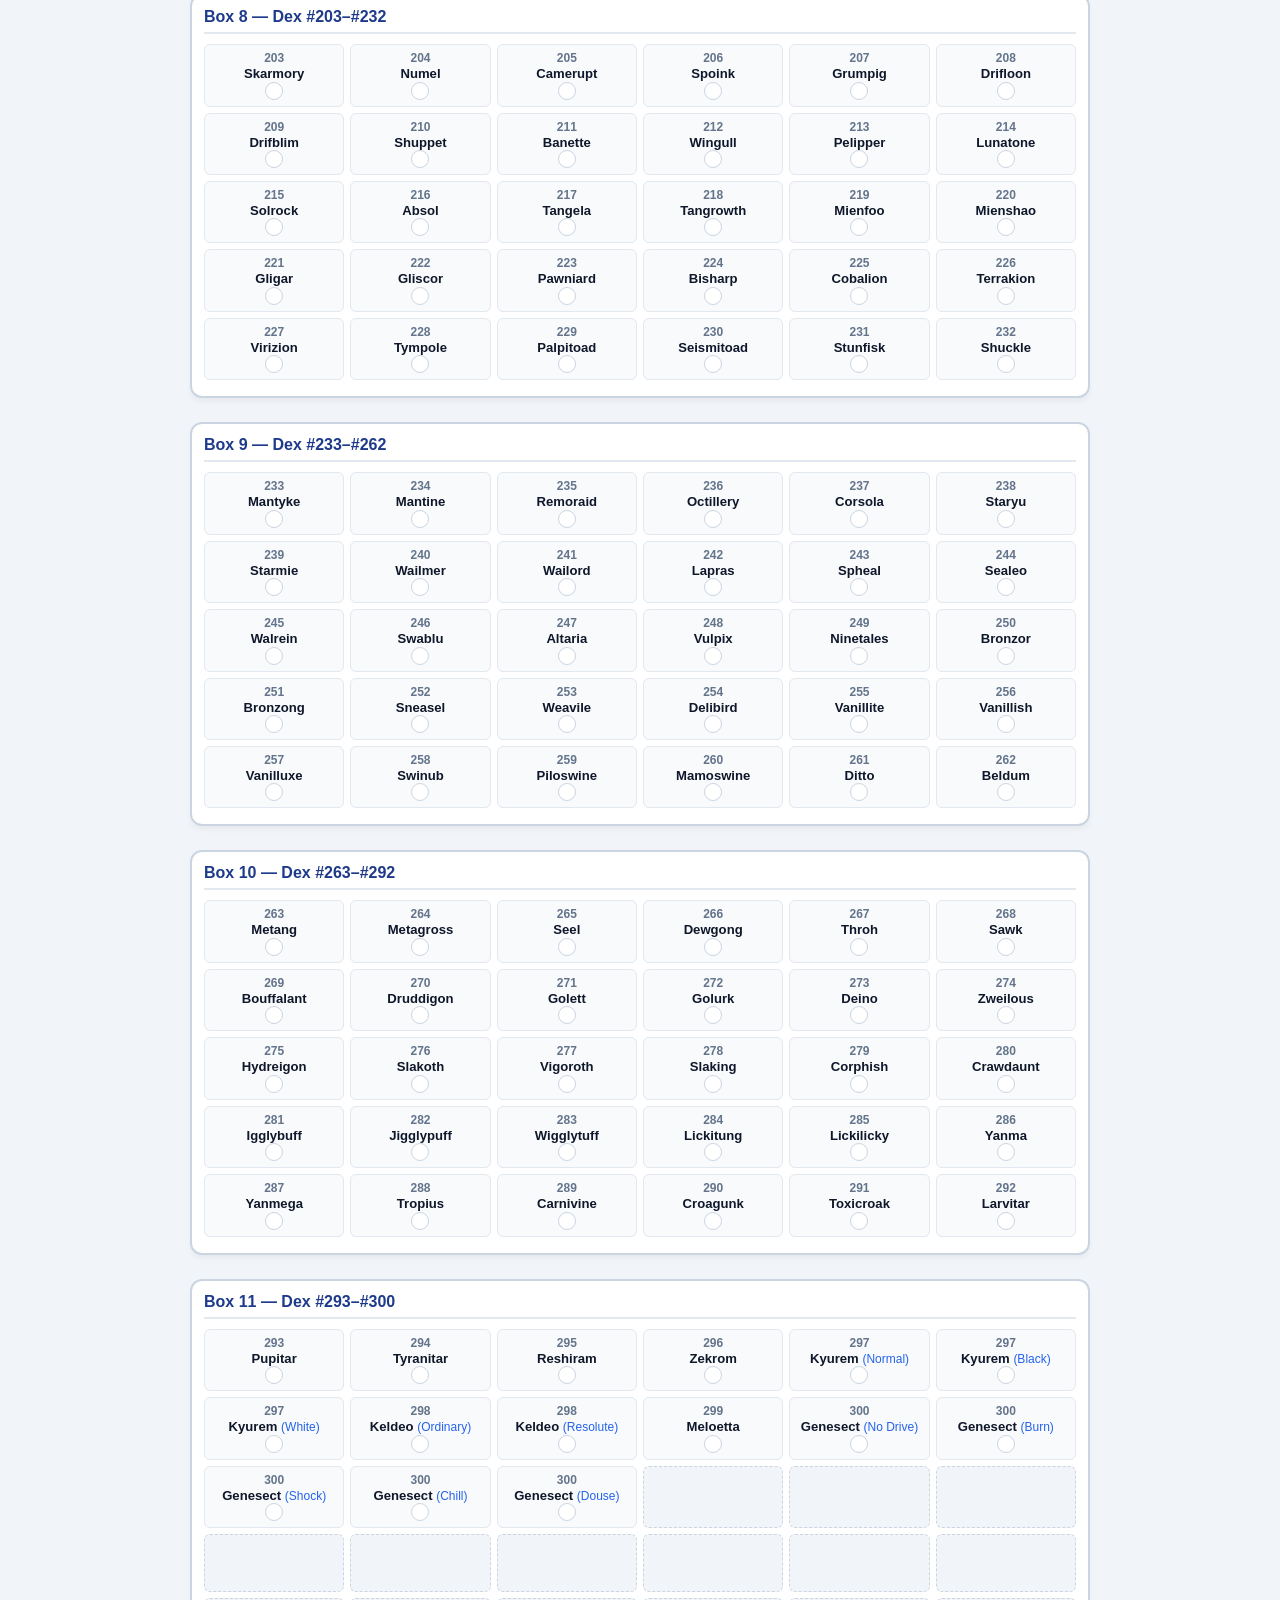
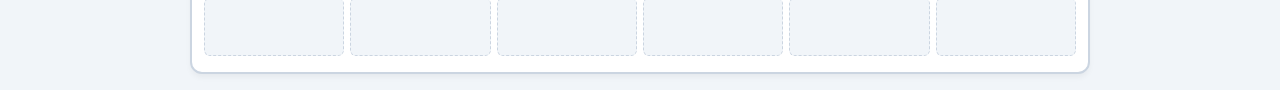
<file: beta v0.3.html>
<!DOCTYPE html>
<html lang="en">
<head>
<meta charset="UTF-8">
<meta name="viewport" content="width=device-width, initial-scale=1.0">
<title>Jasper's Pokedex</title>
<style>
  * {
    box-sizing: border-box;
  }
  body {
    font-family: -apple-system, BlinkMacSystemFont, "Segoe UI", Roboto, Helvetica, Arial, sans-serif;
    background-color: #f1f5f9;
    color: #1e293b;
    margin: 0;
    padding: 16px 8px;
  }
  h1 {
    text-align: center;
    color: #0f172a;
    font-size: 1.75rem;
    margin-bottom: 16px;
  }

  /* Game Tabs */
  .tabs-container {
    display: flex;
    justify-content: center;
    gap: 8px;
    margin-bottom: 20px;
    flex-wrap: wrap;
  }
  .tab-btn {
    padding: 8px 16px;
    font-size: 0.9rem;
    font-weight: 600;
    border-radius: 8px;
    border: 1px solid #cbd5e1;
    background-color: #ffffff;
    color: #475569;
    cursor: pointer;
    transition: all 0.2s;
  }
  .tab-btn.active {
    background-color: #2563eb;
    color: #ffffff;
    border-color: #2563eb;
    box-shadow: 0 2px 4px rgba(37, 99, 235, 0.2);
  }
  .tab-btn.disabled {
    background-color: #e2e8f0;
    color: #94a3b8;
    border-color: #cbd5e1;
    cursor: not-allowed;
    opacity: 0.7;
  }

  /* Controls Section: Search & View Toggle */
  .controls-container {
    max-width: 900px;
    margin: 0 auto 20px auto;
    display: flex;
    gap: 12px;
    align-items: center;
    position: relative;
  }
  .search-wrapper {
    flex: 1;
    position: relative;
  }
  .search-input {
    width: 100%;
    padding: 10px 14px;
    font-size: 0.9rem;
    border: 2px solid #cbd5e1;
    border-radius: 8px;
    outline: none;
    transition: border-color 0.2s;
  }
  .search-input:focus {
    border-color: #2563eb;
  }
  
  /* Dropdown Search Results */
  .search-results {
    position: absolute;
    top: 100%;
    left: 0;
    right: 0;
    background: #ffffff;
    border: 1px solid #cbd5e1;
    border-radius: 8px;
    max-height: 300px;
    overflow-y: auto;
    z-index: 100;
    box-shadow: 0 4px 12px rgba(0,0,0,0.1);
    margin-top: 4px;
    display: none;
  }
  .search-result-item {
    display: flex;
    align-items: center;
    gap: 12px;
    padding: 10px 12px;
    border-bottom: 1px solid #f1f5f9;
    cursor: pointer;
  }
  .search-result-item:last-child {
    border-bottom: none;
  }
  .search-result-item:hover {
    background-color: #f8fafc;
  }

  /* View Toggle Buttons */
  .view-toggle {
    display: flex;
    background: #e2e8f0;
    padding: 3px;
    border-radius: 8px;
  }
  .toggle-btn {
    display: flex;
    align-items: center;
    gap: 6px;
    padding: 8px 12px;
    font-size: 0.85rem;
    font-weight: 600;
    border: none;
    background: transparent;
    color: #475569;
    border-radius: 6px;
    cursor: pointer;
    transition: all 0.2s;
  }
  .toggle-btn svg {
    width: 16px;
    height: 16px;
    fill: currentColor;
  }
  .toggle-btn.active {
    background: #ffffff;
    color: #0f172a;
    box-shadow: 0 1px 3px rgba(0,0,0,0.1);
  }

  /* Core Layout Containers */
  .main-content {
    max-width: 900px;
    margin: 0 auto;
  }
  .box-container {
    display: flex;
    flex-direction: column;
    gap: 24px;
  }
  .pc-box {
    background-color: #ffffff;
    border: 2px solid #cbd5e1;
    border-radius: 12px;
    padding: 12px;
    box-shadow: 0 4px 6px -1px rgba(0,0,0,0.05);
  }
  .box-title {
    font-weight: 700;
    font-size: 1rem;
    margin-bottom: 10px;
    color: #1e3a8a;
    border-bottom: 2px solid #e2e8f0;
    padding-bottom: 6px;
  }
  .grid-wrapper {
    overflow-x: auto;
    -webkit-overflow-scrolling: touch;
    padding-bottom: 4px;
  }
  .grid {
    display: grid;
    grid-template-columns: repeat(6, minmax(110px, 1fr));
    grid-template-rows: repeat(5, minmax(58px, auto));
    gap: 6px;
    min-width: 670px;
  }
  .cell {
    background-color: #f8fafc;
    border: 1px solid #e2e8f0;
    border-radius: 6px;
    padding: 6px 4px;
    text-align: center;
    display: flex;
    flex-direction: column;
    justify-content: center;
    align-items: center;
    position: relative;
    cursor: pointer;
    user-select: none;
    transition: background-color 0.2s, border-color 0.2s, opacity 0.2s;
  }
  .cell.empty {
    background-color: #f1f5f9;
    border: 1px dashed #cbd5e1;
    cursor: default;
  }
  .cell.completed {
    background-color: #ecfdf5;
    border-color: #a7f3d0;
    opacity: 0.75;
  }
  .dex-num {
    font-weight: 700;
    color: #64748b;
    font-size: 0.75rem;
  }
  .name {
    color: #0f172a;
    font-size: 0.82rem;
    font-weight: 600;
    margin-top: 2px;
    line-height: 1.1;
  }
  .form {
    color: #2563eb;
    font-size: 0.75rem;
    font-weight: 500;
  }

  /* List View Specific Styles */
  .list-container {
    display: none;
    background: #ffffff;
    border: 2px solid #cbd5e1;
    border-radius: 12px;
    padding: 8px 16px;
    box-shadow: 0 4px 6px -1px rgba(0,0,0,0.05);
  }
  .list-row {
    display: flex;
    align-items: center;
    padding: 10px 0;
    border-bottom: 1px solid #e2e8f0;
    gap: 16px;
    cursor: pointer;
  }
  .list-row:last-child {
    border-bottom: none;
  }
  .list-row.completed {
    background-color: #f0fdf4;
  }
  .list-info {
    display: flex;
    align-items: center;
    gap: 12px;
  }

  /* Circular Checkmark */
  .checkbox {
    width: 18px;
    height: 18px;
    border: 1.5px solid #cbd5e1;
    border-radius: 50%;
    display: flex;
    align-items: center;
    justify-content: center;
    background-color: #ffffff;
    flex-shrink: 0;
    transition: all 0.2s;
  }
  .checkbox::after {
    content: "✓";
    font-size: 11px;
    color: #ffffff;
    display: none;
    font-weight: bold;
  }
  .completed .checkbox {
    background-color: #10b981;
    border-color: #10b981;
  }
  .completed .checkbox::after {
    display: block;
  }
</style>
</head>
<body>

<h1>Jasper's Pokedex</h1>

<!-- Game Selection Tab Bar -->
<div class="tabs-container">
  <button class="tab-btn active">Pokemon White 2</button>
  <button class="tab-btn disabled" disabled>Pokemon Alpha Sapphire</button>
  <button class="tab-btn disabled" disabled>Pokemon Sun</button>
</div>

<!-- Search & View Controls -->
<div class="controls-container">
  <div class="search-wrapper">
    <input type="text" id="searchInput" class="search-input" placeholder="Search by pokemon name or by regional dex number...">
    <div id="searchResults" class="search-results"></div>
  </div>
  
  <div class="view-toggle">
    <button id="boxViewBtn" class="toggle-btn active" title="Box View">
      <svg viewBox="0 0 24 24"><path d="M19 3H5c-1.1 0-2 .9-2 2v14c0 1.1.9 2 2 2h14c1.1 0 2-.9 2-2V5c0-1.1-.9-2-2-2zm0 4h-4.5V5H19v2zM12.5 5v2H8.5V5h4zM7 5v2H5V5h2zM5 9h2v3.5H5V9zm4.5 0h4v3.5h-4V9zm6 0H19v3.5h-3.5V9zM19 19h-3.5v-4.5H19V19zm-5.5 0h-4v-4.5h4V19zm-6 0H5v-4.5h2V19z"/></svg>
      BOX VIEW
    </button>
    <button id="listViewBtn" class="toggle-btn" title="List View">
      <svg viewBox="0 0 24 24"><path d="M4 10.5c-.83 0-1.5.67-1.5 1.5s.67 1.5 1.5 1.5 1.5-.67 1.5-1.5-.67-1.5-1.5-1.5zm0-6c-.83 0-1.5.67-1.5 1.5S3.17 7.5 4 7.5 5.5 6.83 5.5 6s-.67-1.5-1.5-1.5zm0 12c-.83 0-1.5.68-1.5 1.5s.68 1.5 1.5 1.5 1.5-.68 1.5-1.5-.67-1.5-1.5-1.5zM7 19h14v-2H7v2zm0-6h14v-2H7v2zm0-8v2h14V5H7z"/></svg>
      LIST VIEW
    </button>
  </div>
</div>

<div class="main-content">
  <!-- Box View Container -->
  <div id="boxContainer" class="box-container">
    <!-- Box 1 -->
    <div class="pc-box">
      <div class="box-title">Box 1 — Dex #000–#028</div>
      <div class="grid-wrapper">
        <div class="grid">
          <div class="cell" data-id="000" data-num="000" data-name="Victini"><span class="dex-num">000</span><span class="name">Victini</span><div class="checkbox"></div></div>
          <div class="cell" data-id="001" data-num="001" data-name="Snivy"><span class="dex-num">001</span><span class="name">Snivy</span><div class="checkbox"></div></div>
          <div class="cell" data-id="002" data-num="002" data-name="Servine"><span class="dex-num">002</span><span class="name">Servine</span><div class="checkbox"></div></div>
          <div class="cell" data-id="003" data-num="003" data-name="Serperior"><span class="dex-num">003</span><span class="name">Serperior</span><div class="checkbox"></div></div>
          <div class="cell" data-id="004" data-num="004" data-name="Tepig"><span class="dex-num">004</span><span class="name">Tepig</span><div class="checkbox"></div></div>
          <div class="cell" data-id="005" data-num="005" data-name="Pignite"><span class="dex-num">005</span><span class="name">Pignite</span><div class="checkbox"></div></div>
          <div class="cell" data-id="006" data-num="006" data-name="Emboar"><span class="dex-num">006</span><span class="name">Emboar</span><div class="checkbox"></div></div>
          <div class="cell" data-id="007" data-num="007" data-name="Oshawott"><span class="dex-num">007</span><span class="name">Oshawott</span><div class="checkbox"></div></div>
          <div class="cell" data-id="008" data-num="008" data-name="Dewott"><span class="dex-num">008</span><span class="name">Dewott</span><div class="checkbox"></div></div>
          <div class="cell" data-id="009" data-num="009" data-name="Samurott"><span class="dex-num">009</span><span class="name">Samurott</span><div class="checkbox"></div></div>
          <div class="cell" data-id="010" data-num="010" data-name="Patrat"><span class="dex-num">010</span><span class="name">Patrat</span><div class="checkbox"></div></div>
          <div class="cell" data-id="011" data-num="011" data-name="Watchog"><span class="dex-num">011</span><span class="name">Watchog</span><div class="checkbox"></div></div>
          <div class="cell" data-id="012" data-num="012" data-name="Purrloin"><span class="dex-num">012</span><span class="name">Purrloin</span><div class="checkbox"></div></div>
          <div class="cell" data-id="013" data-num="013" data-name="Liepard"><span class="dex-num">013</span><span class="name">Liepard</span><div class="checkbox"></div></div>
          <div class="cell" data-id="014" data-num="014" data-name="Pidove"><span class="dex-num">014</span><span class="name">Pidove</span><div class="checkbox"></div></div>
          <div class="cell" data-id="015" data-num="015" data-name="Tranquill"><span class="dex-num">015</span><span class="name">Tranquill</span><div class="checkbox"></div></div>
          <div class="cell" data-id="016-M" data-num="016" data-name="Unfezant (M)"><span class="dex-num">016</span><span class="name">Unfezant <span class="form">(M)</span></span><div class="checkbox"></div></div>
          <div class="cell" data-id="016-F" data-num="016" data-name="Unfezant (F)"><span class="dex-num">016</span><span class="name">Unfezant <span class="form">(F)</span></span><div class="checkbox"></div></div>
          <div class="cell" data-id="017" data-num="017" data-name="Sewaddle"><span class="dex-num">017</span><span class="name">Sewaddle</span><div class="checkbox"></div></div>
          <div class="cell" data-id="018" data-num="018" data-name="Swadloon"><span class="dex-num">018</span><span class="name">Swadloon</span><div class="checkbox"></div></div>
          <div class="cell" data-id="019" data-num="019" data-name="Leavanny"><span class="dex-num">019</span><span class="name">Leavanny</span><div class="checkbox"></div></div>
          <div class="cell" data-id="020" data-num="020" data-name="Sunkern"><span class="dex-num">020</span><span class="name">Sunkern</span><div class="checkbox"></div></div>
          <div class="cell" data-id="021" data-num="021" data-name="Sunflora"><span class="dex-num">021</span><span class="name">Sunflora</span><div class="checkbox"></div></div>
          <div class="cell" data-id="022" data-num="022" data-name="Lillipup"><span class="dex-num">022</span><span class="name">Lillipup</span><div class="checkbox"></div></div>
          <div class="cell" data-id="023" data-num="023" data-name="Herdier"><span class="dex-num">023</span><span class="name">Herdier</span><div class="checkbox"></div></div>
          <div class="cell" data-id="024" data-num="024" data-name="Stoutland"><span class="dex-num">024</span><span class="name">Stoutland</span><div class="checkbox"></div></div>
          <div class="cell" data-id="025" data-num="025" data-name="Mareep"><span class="dex-num">025</span><span class="name">Mareep</span><div class="checkbox"></div></div>
          <div class="cell" data-id="026" data-num="026" data-name="Flaaffy"><span class="dex-num">026</span><span class="name">Flaaffy</span><div class="checkbox"></div></div>
          <div class="cell" data-id="027" data-num="027" data-name="Ampharos"><span class="dex-num">027</span><span class="name">Ampharos</span><div class="checkbox"></div></div>
          <div class="cell" data-id="028" data-num="028" data-name="Psyduck"><span class="dex-num">028</span><span class="name">Psyduck</span><div class="checkbox"></div></div>
        </div>
      </div>
    </div>

    <!-- Box 2 -->
    <div class="pc-box">
      <div class="box-title">Box 2 — Dex #029–#058</div>
      <div class="grid-wrapper">
        <div class="grid">
          <div class="cell" data-id="029" data-num="029" data-name="Golduck"><span class="dex-num">029</span><span class="name">Golduck</span><div class="checkbox"></div></div>
          <div class="cell" data-id="030" data-num="030" data-name="Azurill"><span class="dex-num">030</span><span class="name">Azurill</span><div class="checkbox"></div></div>
          <div class="cell" data-id="031" data-num="031" data-name="Marill"><span class="dex-num">031</span><span class="name">Marill</span><div class="checkbox"></div></div>
          <div class="cell" data-id="032" data-num="032" data-name="Azumarill"><span class="dex-num">032</span><span class="name">Azumarill</span><div class="checkbox"></div></div>
          <div class="cell" data-id="033" data-num="033" data-name="Riolu"><span class="dex-num">033</span><span class="name">Riolu</span><div class="checkbox"></div></div>
          <div class="cell" data-id="034" data-num="034" data-name="Lucario"><span class="dex-num">034</span><span class="name">Lucario</span><div class="checkbox"></div></div>
          <div class="cell" data-id="035" data-num="035" data-name="Dunsparce"><span class="dex-num">035</span><span class="name">Dunsparce</span><div class="checkbox"></div></div>
          <div class="cell" data-id="036" data-num="036" data-name="Audino"><span class="dex-num">036</span><span class="name">Audino</span><div class="checkbox"></div></div>
          <div class="cell" data-id="037" data-num="037" data-name="Pansage"><span class="dex-num">037</span><span class="name">Pansage</span><div class="checkbox"></div></div>
          <div class="cell" data-id="038" data-num="038" data-name="Simisage"><span class="dex-num">038</span><span class="name">Simisage</span><div class="checkbox"></div></div>
          <div class="cell" data-id="039" data-num="039" data-name="Pansear"><span class="dex-num">039</span><span class="name">Pansear</span><div class="checkbox"></div></div>
          <div class="cell" data-id="040" data-num="040" data-name="Simisear"><span class="dex-num">040</span><span class="name">Simisear</span><div class="checkbox"></div></div>
          <div class="cell" data-id="041" data-num="041" data-name="Panpour"><span class="dex-num">041</span><span class="name">Panpour</span><div class="checkbox"></div></div>
          <div class="cell" data-id="042" data-num="042" data-name="Simipour"><span class="dex-num">042</span><span class="name">Simipour</span><div class="checkbox"></div></div>
          <div class="cell" data-id="043" data-num="043" data-name="Venipede"><span class="dex-num">043</span><span class="name">Venipede</span><div class="checkbox"></div></div>
          <div class="cell" data-id="044" data-num="044" data-name="Whirlipede"><span class="dex-num">044</span><span class="name">Whirlipede</span><div class="checkbox"></div></div>
          <div class="cell" data-id="045" data-num="045" data-name="Scolipede"><span class="dex-num">045</span><span class="name">Scolipede</span><div class="checkbox"></div></div>
          <div class="cell" data-id="046" data-num="046" data-name="Koffing"><span class="dex-num">046</span><span class="name">Koffing</span><div class="checkbox"></div></div>
          <div class="cell" data-id="047" data-num="047" data-name="Weezing"><span class="dex-num">047</span><span class="name">Weezing</span><div class="checkbox"></div></div>
          <div class="cell" data-id="048" data-num="048" data-name="Magnemite"><span class="dex-num">048</span><span class="name">Magnemite</span><div class="checkbox"></div></div>
          <div class="cell" data-id="049" data-num="049" data-name="Magneton"><span class="dex-num">049</span><span class="name">Magneton</span><div class="checkbox"></div></div>
          <div class="cell" data-id="050" data-num="050" data-name="Magnezone"><span class="dex-num">050</span><span class="name">Magnezone</span><div class="checkbox"></div></div>
          <div class="cell" data-id="051" data-num="051" data-name="Growlithe"><span class="dex-num">051</span><span class="name">Growlithe</span><div class="checkbox"></div></div>
          <div class="cell" data-id="052" data-num="052" data-name="Arcanine"><span class="dex-num">052</span><span class="name">Arcanine</span><div class="checkbox"></div></div>
          <div class="cell" data-id="053" data-num="053" data-name="Magby"><span class="dex-num">053</span><span class="name">Magby</span><div class="checkbox"></div></div>
          <div class="cell" data-id="054" data-num="054" data-name="Magmar"><span class="dex-num">054</span><span class="name">Magmar</span><div class="checkbox"></div></div>
          <div class="cell" data-id="055" data-num="055" data-name="Magmortar"><span class="dex-num">055</span><span class="name">Magmortar</span><div class="checkbox"></div></div>
          <div class="cell" data-id="056" data-num="056" data-name="Elekid"><span class="dex-num">056</span><span class="name">Elekid</span><div class="checkbox"></div></div>
          <div class="cell" data-id="057" data-num="057" data-name="Electabuzz"><span class="dex-num">057</span><span class="name">Electabuzz</span><div class="checkbox"></div></div>
          <div class="cell" data-id="058" data-num="058" data-name="Electivire"><span class="dex-num">058</span><span class="name">Electivire</span><div class="checkbox"></div></div>
        </div>
      </div>
    </div>

    <!-- Box 3 -->
    <div class="pc-box">
      <div class="box-title">Box 3 — Dex #059–#088</div>
      <div class="grid-wrapper">
        <div class="grid">
          <div class="cell" data-id="059" data-num="059" data-name="Rattata"><span class="dex-num">059</span><span class="name">Rattata</span><div class="checkbox"></div></div>
          <div class="cell" data-id="060" data-num="060" data-name="Raticate"><span class="dex-num">060</span><span class="name">Raticate</span><div class="checkbox"></div></div>
          <div class="cell" data-id="061" data-num="061" data-name="Zubat"><span class="dex-num">061</span><span class="name">Zubat</span><div class="checkbox"></div></div>
          <div class="cell" data-id="062" data-num="062" data-name="Golbat"><span class="dex-num">062</span><span class="name">Golbat</span><div class="checkbox"></div></div>
          <div class="cell" data-id="063" data-num="063" data-name="Crobat"><span class="dex-num">063</span><span class="name">Crobat</span><div class="checkbox"></div></div>
          <div class="cell" data-id="064" data-num="064" data-name="Grimer"><span class="dex-num">064</span><span class="name">Grimer</span><div class="checkbox"></div></div>
          <div class="cell" data-id="065" data-num="065" data-name="Muk"><span class="dex-num">065</span><span class="name">Muk</span><div class="checkbox"></div></div>
          <div class="cell" data-id="066" data-num="066" data-name="Woobat"><span class="dex-num">066</span><span class="name">Woobat</span><div class="checkbox"></div></div>
          <div class="cell" data-id="067" data-num="067" data-name="Swoobat"><span class="dex-num">067</span><span class="name">Swoobat</span><div class="checkbox"></div></div>
          <div class="cell" data-id="068" data-num="068" data-name="Roggenrola"><span class="dex-num">068</span><span class="name">Roggenrola</span><div class="checkbox"></div></div>
          <div class="cell" data-id="069" data-num="069" data-name="Boldore"><span class="dex-num">069</span><span class="name">Boldore</span><div class="checkbox"></div></div>
          <div class="cell" data-id="070" data-num="070" data-name="Gigalith"><span class="dex-num">070</span><span class="name">Gigalith</span><div class="checkbox"></div></div>
          <div class="cell" data-id="071" data-num="071" data-name="Onix"><span class="dex-num">071</span><span class="name">Onix</span><div class="checkbox"></div></div>
          <div class="cell" data-id="072" data-num="072" data-name="Steelix"><span class="dex-num">072</span><span class="name">Steelix</span><div class="checkbox"></div></div>
          <div class="cell" data-id="073" data-num="073" data-name="Timburr"><span class="dex-num">073</span><span class="name">Timburr</span><div class="checkbox"></div></div>
          <div class="cell" data-id="074" data-num="074" data-name="Gurdurr"><span class="dex-num">074</span><span class="name">Gurdurr</span><div class="checkbox"></div></div>
          <div class="cell" data-id="075" data-num="075" data-name="Conkeldurr"><span class="dex-num">075</span><span class="name">Conkeldurr</span><div class="checkbox"></div></div>
          <div class="cell" data-id="076" data-num="076" data-name="Drilbur"><span class="dex-num">076</span><span class="name">Drilbur</span><div class="checkbox"></div></div>
          <div class="cell" data-id="077" data-num="077" data-name="Excadrill"><span class="dex-num">077</span><span class="name">Excadrill</span><div class="checkbox"></div></div>
          <div class="cell" data-id="078" data-num="078" data-name="Skitty"><span class="dex-num">078</span><span class="name">Skitty</span><div class="checkbox"></div></div>
          <div class="cell" data-id="079" data-num="079" data-name="Delcatty"><span class="dex-num">079</span><span class="name">Delcatty</span><div class="checkbox"></div></div>
          <div class="cell" data-id="080" data-num="080" data-name="Buneary"><span class="dex-num">080</span><span class="name">Buneary</span><div class="checkbox"></div></div>
          <div class="cell" data-id="081" data-num="081" data-name="Lopunny"><span class="dex-num">081</span><span class="name">Lopunny</span><div class="checkbox"></div></div>
          <div class="cell" data-id="082" data-num="082" data-name="Cottonee"><span class="dex-num">082</span><span class="name">Cottonee</span><div class="checkbox"></div></div>
          <div class="cell" data-id="083" data-num="083" data-name="Whimsicott"><span class="dex-num">083</span><span class="name">Whimsicott</span><div class="checkbox"></div></div>
          <div class="cell" data-id="084" data-num="084" data-name="Petilil"><span class="dex-num">084</span><span class="name">Petilil</span><div class="checkbox"></div></div>
          <div class="cell" data-id="085" data-num="085" data-name="Lilligant"><span class="dex-num">085</span><span class="name">Lilligant</span><div class="checkbox"></div></div>
          <div class="cell" data-id="086" data-num="086" data-name="Munna"><span class="dex-num">086</span><span class="name">Munna</span><div class="checkbox"></div></div>
          <div class="cell" data-id="087" data-num="087" data-name="Musharna"><span class="dex-num">087</span><span class="name">Musharna</span><div class="checkbox"></div></div>
          <div class="cell" data-id="088" data-num="088" data-name="Cleffa"><span class="dex-num">088</span><span class="name">Cleffa</span><div class="checkbox"></div></div>
        </div>
      </div>
    </div>

    <!-- Box 4 -->
    <div class="pc-box">
      <div class="box-title">Box 4 — Dex #089–#117</div>
      <div class="grid-wrapper">
        <div class="grid">
          <div class="cell" data-id="089" data-num="089" data-name="Clefairy"><span class="dex-num">089</span><span class="name">Clefairy</span><div class="checkbox"></div></div>
          <div class="cell" data-id="090" data-num="090" data-name="Clefable"><span class="dex-num">090</span><span class="name">Clefable</span><div class="checkbox"></div></div>
          <div class="cell" data-id="091" data-num="091" data-name="Eevee"><span class="dex-num">091</span><span class="name">Eevee</span><div class="checkbox"></div></div>
          <div class="cell" data-id="092" data-num="092" data-name="Vaporeon"><span class="dex-num">092</span><span class="name">Vaporeon</span><div class="checkbox"></div></div>
          <div class="cell" data-id="093" data-num="093" data-name="Jolteon"><span class="dex-num">093</span><span class="name">Jolteon</span><div class="checkbox"></div></div>
          <div class="cell" data-id="094" data-num="094" data-name="Flareon"><span class="dex-num">094</span><span class="name">Flareon</span><div class="checkbox"></div></div>
          <div class="cell" data-id="095" data-num="095" data-name="Espeon"><span class="dex-num">095</span><span class="name">Espeon</span><div class="checkbox"></div></div>
          <div class="cell" data-id="096" data-num="096" data-name="Umbreon"><span class="dex-num">096</span><span class="name">Umbreon</span><div class="checkbox"></div></div>
          <div class="cell" data-id="097" data-num="097" data-name="Leafeon"><span class="dex-num">097</span><span class="name">Leafeon</span><div class="checkbox"></div></div>
          <div class="cell" data-id="098" data-num="098" data-name="Glaceon"><span class="dex-num">098</span><span class="name">Glaceon</span><div class="checkbox"></div></div>
          <div class="cell" data-id="099" data-num="099" data-name="Sandile"><span class="dex-num">099</span><span class="name">Sandile</span><div class="checkbox"></div></div>
          <div class="cell" data-id="100" data-num="100" data-name="Krokorok"><span class="dex-num">100</span><span class="name">Krokorok</span><div class="checkbox"></div></div>
          <div class="cell" data-id="101" data-num="101" data-name="Krookodile"><span class="dex-num">101</span><span class="name">Krookodile</span><div class="checkbox"></div></div>
          <div class="cell" data-id="102" data-num="102" data-name="Darumaka"><span class="dex-num">102</span><span class="name">Darumaka</span><div class="checkbox"></div></div>
          <div class="cell" data-id="103" data-num="103" data-name="Darmanitan"><span class="dex-num">103</span><span class="name">Darmanitan</span><div class="checkbox"></div></div>
          <div class="cell" data-id="104-Red" data-num="104" data-name="Basculin (Red)"><span class="dex-num">104</span><span class="name">Basculin <span class="form">(Red)</span></span><div class="checkbox"></div></div>
          <div class="cell" data-id="104-Blue" data-num="104" data-name="Basculin (Blue)"><span class="dex-num">104</span><span class="name">Basculin <span class="form">(Blue)</span></span><div class="checkbox"></div></div>
          <div class="cell" data-id="105" data-num="105" data-name="Trubbish"><span class="dex-num">105</span><span class="name">Trubbish</span><div class="checkbox"></div></div>
          <div class="cell" data-id="106" data-num="106" data-name="Garbodor"><span class="dex-num">106</span><span class="name">Garbodor</span><div class="checkbox"></div></div>
          <div class="cell" data-id="107" data-num="107" data-name="Minccino"><span class="dex-num">107</span><span class="name">Minccino</span><div class="checkbox"></div></div>
          <div class="cell" data-id="108" data-num="108" data-name="Cinccino"><span class="dex-num">108</span><span class="name">Cinccino</span><div class="checkbox"></div></div>
          <div class="cell" data-id="109" data-num="109" data-name="Rufflet"><span class="dex-num">109</span><span class="name">Rufflet</span><div class="checkbox"></div></div>
          <div class="cell" data-id="110" data-num="110" data-name="Braviary"><span class="dex-num">110</span><span class="name">Braviary</span><div class="checkbox"></div></div>
          <div class="cell" data-id="111" data-num="111" data-name="Vullaby"><span class="dex-num">111</span><span class="name">Vullaby</span><div class="checkbox"></div></div>
          <div class="cell" data-id="112" data-num="112" data-name="Mandibuzz"><span class="dex-num">112</span><span class="name">Mandibuzz</span><div class="checkbox"></div></div>
          <div class="cell" data-id="113" data-num="113" data-name="Sandshrew"><span class="dex-num">113</span><span class="name">Sandshrew</span><div class="checkbox"></div></div>
          <div class="cell" data-id="114" data-num="114" data-name="Sandslash"><span class="dex-num">114</span><span class="name">Sandslash</span><div class="checkbox"></div></div>
          <div class="cell" data-id="115" data-num="115" data-name="Dwebble"><span class="dex-num">115</span><span class="name">Dwebble</span><div class="checkbox"></div></div>
          <div class="cell" data-id="116" data-num="116" data-name="Crustle"><span class="dex-num">116</span><span class="name">Crustle</span><div class="checkbox"></div></div>
          <div class="cell" data-id="117" data-num="117" data-name="Scraggy"><span class="dex-num">117</span><span class="name">Scraggy</span><div class="checkbox"></div></div>
        </div>
      </div>
    </div>

    <!-- Box 5 -->
    <div class="pc-box">
      <div class="box-title">Box 5 — Dex #118–#147</div>
      <div class="grid-wrapper">
        <div class="grid">
          <div class="cell" data-id="118" data-num="118" data-name="Scrafty"><span class="dex-num">118</span><span class="name">Scrafty</span><div class="checkbox"></div></div>
          <div class="cell" data-id="119" data-num="119" data-name="Maractus"><span class="dex-num">119</span><span class="name">Maractus</span><div class="checkbox"></div></div>
          <div class="cell" data-id="120" data-num="120" data-name="Sigilyph"><span class="dex-num">120</span><span class="name">Sigilyph</span><div class="checkbox"></div></div>
          <div class="cell" data-id="121" data-num="121" data-name="Trapinch"><span class="dex-num">121</span><span class="name">Trapinch</span><div class="checkbox"></div></div>
          <div class="cell" data-id="122" data-num="122" data-name="Vibrava"><span class="dex-num">122</span><span class="name">Vibrava</span><div class="checkbox"></div></div>
          <div class="cell" data-id="123" data-num="123" data-name="Flygon"><span class="dex-num">123</span><span class="name">Flygon</span><div class="checkbox"></div></div>
          <div class="cell" data-id="124" data-num="124" data-name="Yamask"><span class="dex-num">124</span><span class="name">Yamask</span><div class="checkbox"></div></div>
          <div class="cell" data-id="125" data-num="125" data-name="Cofagrigus"><span class="dex-num">125</span><span class="name">Cofagrigus</span><div class="checkbox"></div></div>
          <div class="cell" data-id="126" data-num="126" data-name="Tirtouga"><span class="dex-num">126</span><span class="name">Tirtouga</span><div class="checkbox"></div></div>
          <div class="cell" data-id="127" data-num="127" data-name="Carracosta"><span class="dex-num">127</span><span class="name">Carracosta</span><div class="checkbox"></div></div>
          <div class="cell" data-id="128" data-num="128" data-name="Archen"><span class="dex-num">128</span><span class="name">Archen</span><div class="checkbox"></div></div>
          <div class="cell" data-id="129" data-num="129" data-name="Archeops"><span class="dex-num">129</span><span class="name">Archeops</span><div class="checkbox"></div></div>
          <div class="cell" data-id="130" data-num="130" data-name="Klink"><span class="dex-num">130</span><span class="name">Klink</span><div class="checkbox"></div></div>
          <div class="cell" data-id="131" data-num="131" data-name="Klang"><span class="dex-num">131</span><span class="name">Klang</span><div class="checkbox"></div></div>
          <div class="cell" data-id="132" data-num="132" data-name="Klinklang"><span class="dex-num">132</span><span class="name">Klinklang</span><div class="checkbox"></div></div>
          <div class="cell" data-id="133" data-num="133" data-name="Budew"><span class="dex-num">133</span><span class="name">Budew</span><div class="checkbox"></div></div>
          <div class="cell" data-id="134" data-num="134" data-name="Roselia"><span class="dex-num">134</span><span class="name">Roselia</span><div class="checkbox"></div></div>
          <div class="cell" data-id="135" data-num="135" data-name="Roserade"><span class="dex-num">135</span><span class="name">Roserade</span><div class="checkbox"></div></div>
          <div class="cell" data-id="136" data-num="136" data-name="Gothita"><span class="dex-num">136</span><span class="name">Gothita</span><div class="checkbox"></div></div>
          <div class="cell" data-id="137" data-num="137" data-name="Gothorita"><span class="dex-num">137</span><span class="name">Gothorita</span><div class="checkbox"></div></div>
          <div class="cell" data-id="138" data-num="138" data-name="Gothitelle"><span class="dex-num">138</span><span class="name">Gothitelle</span><div class="checkbox"></div></div>
          <div class="cell" data-id="139" data-num="139" data-name="Solosis"><span class="dex-num">139</span><span class="name">Solosis</span><div class="checkbox"></div></div>
          <div class="cell" data-id="140" data-num="140" data-name="Duosion"><span class="dex-num">140</span><span class="name">Duosion</span><div class="checkbox"></div></div>
          <div class="cell" data-id="141" data-num="141" data-name="Reuniclus"><span class="dex-num">141</span><span class="name">Reuniclus</span><div class="checkbox"></div></div>
          <div class="cell" data-id="142" data-num="142" data-name="Combee"><span class="dex-num">142</span><span class="name">Combee</span><div class="checkbox"></div></div>
          <div class="cell" data-id="143" data-num="143" data-name="Vespiquen"><span class="dex-num">143</span><span class="name">Vespiquen</span><div class="checkbox"></div></div>
          <div class="cell" data-id="144" data-num="144" data-name="Emolga"><span class="dex-num">144</span><span class="name">Emolga</span><div class="checkbox"></div></div>
          <div class="cell" data-id="145" data-num="145" data-name="Heracross"><span class="dex-num">145</span><span class="name">Heracross</span><div class="checkbox"></div></div>
          <div class="cell" data-id="146" data-num="146" data-name="Pinsir"><span class="dex-num">146</span><span class="name">Pinsir</span><div class="checkbox"></div></div>
          <div class="cell" data-id="147" data-num="147" data-name="Blitzle"><span class="dex-num">147</span><span class="name">Blitzle</span><div class="checkbox"></div></div>
        </div>
      </div>
    </div>

    <!-- Box 6 -->
    <div class="pc-box">
      <div class="box-title">Box 6 — Dex #148–#171</div>
      <div class="grid-wrapper">
        <div class="grid">
          <div class="cell" data-id="148" data-num="148" data-name="Zebstrika"><span class="dex-num">148</span><span class="name">Zebstrika</span><div class="checkbox"></div></div>
          <div class="cell" data-id="149" data-num="149" data-name="Buizel"><span class="dex-num">149</span><span class="name">Buizel</span><div class="checkbox"></div></div>
          <div class="cell" data-id="150" data-num="150" data-name="Floatzel"><span class="dex-num">150</span><span class="name">Floatzel</span><div class="checkbox"></div></div>
          <div class="cell" data-id="151" data-num="151" data-name="Zorua"><span class="dex-num">151</span><span class="name">Zorua</span><div class="checkbox"></div></div>
          <div class="cell" data-id="152" data-num="152" data-name="Zoroark"><span class="dex-num">152</span><span class="name">Zoroark</span><div class="checkbox"></div></div>
          <div class="cell" data-id="153" data-num="153" data-name="Ducklett"><span class="dex-num">153</span><span class="name">Ducklett</span><div class="checkbox"></div></div>
          <div class="cell" data-id="154" data-num="154" data-name="Swanna"><span class="dex-num">154</span><span class="name">Swanna</span><div class="checkbox"></div></div>
          <div class="cell" data-id="155" data-num="155" data-name="Karrablast"><span class="dex-num">155</span><span class="name">Karrablast</span><div class="checkbox"></div></div>
          <div class="cell" data-id="156" data-num="156" data-name="Escavalier"><span class="dex-num">156</span><span class="name">Escavalier</span><div class="checkbox"></div></div>
          <div class="cell" data-id="157" data-num="157" data-name="Shelmet"><span class="dex-num">157</span><span class="name">Shelmet</span><div class="checkbox"></div></div>
          <div class="cell" data-id="158" data-num="158" data-name="Accelgor"><span class="dex-num">158</span><span class="name">Accelgor</span><div class="checkbox"></div></div>
          <div class="cell" data-id="159-Spring" data-num="159" data-name="Deerling (Spring)"><span class="dex-num">159</span><span class="name">Deerling <span class="form">(Spring)</span></span><div class="checkbox"></div></div>
          <div class="cell" data-id="159-Summer" data-num="159" data-name="Deerling (Summer)"><span class="dex-num">159</span><span class="name">Deerling <span class="form">(Summer)</span></span><div class="checkbox"></div></div>
          <div class="cell" data-id="159-Autumn" data-num="159" data-name="Deerling (Autumn)"><span class="dex-num">159</span><span class="name">Deerling <span class="form">(Autumn)</span></span><div class="checkbox"></div></div>
          <div class="cell" data-id="159-Winter" data-num="159" data-name="Deerling (Winter)"><span class="dex-num">159</span><span class="name">Deerling <span class="form">(Winter)</span></span><div class="checkbox"></div></div>
          <div class="cell" data-id="160-Spring" data-num="160" data-name="Sawsbuck (Spring)"><span class="dex-num">160</span><span class="name">Sawsbuck <span class="form">(Spring)</span></span><div class="checkbox"></div></div>
          <div class="cell" data-id="160-Summer" data-num="160" data-name="Sawsbuck (Summer)"><span class="dex-num">160</span><span class="name">Sawsbuck <span class="form">(Summer)</span></span><div class="checkbox"></div></div>
          <div class="cell" data-id="160-Autumn" data-num="160" data-name="Sawsbuck (Autumn)"><span class="dex-num">160</span><span class="name">Sawsbuck <span class="form">(Autumn)</span></span><div class="checkbox"></div></div>
          <div class="cell" data-id="160-Winter" data-num="160" data-name="Sawsbuck (Winter)"><span class="dex-num">160</span><span class="name">Sawsbuck <span class="form">(Winter)</span></span><div class="checkbox"></div></div>
          <div class="cell" data-id="161" data-num="161" data-name="Foongus"><span class="dex-num">161</span><span class="name">Foongus</span><div class="checkbox"></div></div>
          <div class="cell" data-id="162" data-num="162" data-name="Amoonguss"><span class="dex-num">162</span><span class="name">Amoonguss</span><div class="checkbox"></div></div>
          <div class="cell" data-id="163" data-num="163" data-name="Castform"><span class="dex-num">163</span><span class="name">Castform</span><div class="checkbox"></div></div>
          <div class="cell" data-id="164" data-num="164" data-name="Nosepass"><span class="dex-num">164</span><span class="name">Nosepass</span><div class="checkbox"></div></div>
          <div class="cell" data-id="165" data-num="165" data-name="Probopass"><span class="dex-num">165</span><span class="name">Probopass</span><div class="checkbox"></div></div>
          <div class="cell" data-id="166" data-num="166" data-name="Aron"><span class="dex-num">166</span><span class="name">Aron</span><div class="checkbox"></div></div>
          <div class="cell" data-id="167" data-num="167" data-name="Lairon"><span class="dex-num">167</span><span class="name">Lairon</span><div class="checkbox"></div></div>
          <div class="cell" data-id="168" data-num="168" data-name="Aggron"><span class="dex-num">168</span><span class="name">Aggron</span><div class="checkbox"></div></div>
          <div class="cell" data-id="169" data-num="169" data-name="Baltoy"><span class="dex-num">169</span><span class="name">Baltoy</span><div class="checkbox"></div></div>
          <div class="cell" data-id="170" data-num="170" data-name="Claydol"><span class="dex-num">170</span><span class="name">Claydol</span><div class="checkbox"></div></div>
          <div class="cell" data-id="171" data-num="171" data-name="Larvesta"><span class="dex-num">171</span><span class="name">Larvesta</span><div class="checkbox"></div></div>
        </div>
      </div>
    </div>

    <!-- Box 7 -->
    <div class="pc-box">
      <div class="box-title">Box 7 — Dex #172–#202</div>
      <div class="grid-wrapper">
        <div class="grid">
          <div class="cell" data-id="172" data-num="172" data-name="Volcarona"><span class="dex-num">172</span><span class="name">Volcarona</span><div class="checkbox"></div></div>
          <div class="cell" data-id="173" data-num="173" data-name="Joltik"><span class="dex-num">173</span><span class="name">Joltik</span><div class="checkbox"></div></div>
          <div class="cell" data-id="174" data-num="174" data-name="Galvantula"><span class="dex-num">174</span><span class="name">Galvantula</span><div class="checkbox"></div></div>
          <div class="cell" data-id="175" data-num="175" data-name="Ferroseed"><span class="dex-num">175</span><span class="name">Ferroseed</span><div class="checkbox"></div></div>
          <div class="cell" data-id="176" data-num="176" data-name="Ferrothorn"><span class="dex-num">176</span><span class="name">Ferrothorn</span><div class="checkbox"></div></div>
          <div class="cell" data-id="177" data-num="177" data-name="Tynamo"><span class="dex-num">177</span><span class="name">Tynamo</span><div class="checkbox"></div></div>
          <div class="cell" data-id="178" data-num="178" data-name="Eelektrik"><span class="dex-num">178</span><span class="name">Eelektrik</span><div class="checkbox"></div></div>
          <div class="cell" data-id="179" data-num="179" data-name="Eelektross"><span class="dex-num">179</span><span class="name">Eelektross</span><div class="checkbox"></div></div>
          <div class="cell" data-id="180-M" data-num="180" data-name="Frillish (M)"><span class="dex-num">180</span><span class="name">Frillish <span class="form">(M)</span></span><div class="checkbox"></div></div>
          <div class="cell" data-id="180-F" data-num="180" data-name="Frillish (F)"><span class="dex-num">180</span><span class="name">Frillish <span class="form">(F)</span></span><div class="checkbox"></div></div>
          <div class="cell" data-id="181-M" data-num="181" data-name="Jellicent (M)"><span class="dex-num">181</span><span class="name">Jellicent <span class="form">(M)</span></span><div class="checkbox"></div></div>
          <div class="cell" data-id="181-F" data-num="181" data-name="Jellicent (F)"><span class="dex-num">181</span><span class="name">Jellicent <span class="form">(F)</span></span><div class="checkbox"></div></div>
          <div class="cell" data-id="182" data-num="182" data-name="Alomomola"><span class="dex-num">182</span><span class="name">Alomomola</span><div class="checkbox"></div></div>
          <div class="cell" data-id="183" data-num="183" data-name="Axew"><span class="dex-num">183</span><span class="name">Axew</span><div class="checkbox"></div></div>
          <div class="cell" data-id="184" data-num="184" data-name="Fraxure"><span class="dex-num">184</span><span class="name">Fraxure</span><div class="checkbox"></div></div>
          <div class="cell" data-id="185" data-num="185" data-name="Haxorus"><span class="dex-num">185</span><span class="name">Haxorus</span><div class="checkbox"></div></div>
          <div class="cell" data-id="186" data-num="186" data-name="Zangoose"><span class="dex-num">186</span><span class="name">Zangoose</span><div class="checkbox"></div></div>
          <div class="cell" data-id="187" data-num="187" data-name="Seviper"><span class="dex-num">187</span><span class="name">Seviper</span><div class="checkbox"></div></div>
          <div class="cell" data-id="188" data-num="188" data-name="Elgyem"><span class="dex-num">188</span><span class="name">Elgyem</span><div class="checkbox"></div></div>
          <div class="cell" data-id="189" data-num="189" data-name="Beheeyem"><span class="dex-num">189</span><span class="name">Beheeyem</span><div class="checkbox"></div></div>
          <div class="cell" data-id="190" data-num="190" data-name="Litwick"><span class="dex-num">190</span><span class="name">Litwick</span><div class="checkbox"></div></div>
          <div class="cell" data-id="191" data-num="191" data-name="Lampent"><span class="dex-num">191</span><span class="name">Lampent</span><div class="checkbox"></div></div>
          <div class="cell" data-id="192" data-num="192" data-name="Chandelure"><span class="dex-num">192</span><span class="name">Chandelure</span><div class="checkbox"></div></div>
          <div class="cell" data-id="193" data-num="193" data-name="Heatmor"><span class="dex-num">193</span><span class="name">Heatmor</span><div class="checkbox"></div></div>
          <div class="cell" data-id="194" data-num="194" data-name="Durant"><span class="dex-num">194</span><span class="name">Durant</span><div class="checkbox"></div></div>
          <div class="cell" data-id="195" data-num="195" data-name="Cubchoo"><span class="dex-num">195</span><span class="name">Cubchoo</span><div class="checkbox"></div></div>
          <div class="cell" data-id="196" data-num="196" data-name="Beartic"><span class="dex-num">196</span><span class="name">Beartic</span><div class="checkbox"></div></div>
          <div class="cell" data-id="197" data-num="197" data-name="Cryogonal"><span class="dex-num">197</span><span class="name">Cryogonal</span><div class="checkbox"></div></div>
          <div class="cell" data-id="201" data-num="201" data-name="Skorupi"><span class="dex-num">201</span><span class="name">Skorupi</span><div class="checkbox"></div></div>
          <div class="cell" data-id="202" data-num="202" data-name="Drapion"><span class="dex-num">202</span><span class="name">Drapion</span><div class="checkbox"></div></div>
        </div>
      </div>
    </div>

    <!-- Box 8 -->
    <div class="pc-box">
      <div class="box-title">Box 8 — Dex #203–#232</div>
      <div class="grid-wrapper">
        <div class="grid">
          <div class="cell" data-id="203" data-num="203" data-name="Skarmory"><span class="dex-num">203</span><span class="name">Skarmory</span><div class="checkbox"></div></div>
          <div class="cell" data-id="204" data-num="204" data-name="Numel"><span class="dex-num">204</span><span class="name">Numel</span><div class="checkbox"></div></div>
          <div class="cell" data-id="205" data-num="205" data-name="Camerupt"><span class="dex-num">205</span><span class="name">Camerupt</span><div class="checkbox"></div></div>
          <div class="cell" data-id="206" data-num="206" data-name="Spoink"><span class="dex-num">206</span><span class="name">Spoink</span><div class="checkbox"></div></div>
          <div class="cell" data-id="207" data-num="207" data-name="Grumpig"><span class="dex-num">207</span><span class="name">Grumpig</span><div class="checkbox"></div></div>
          <div class="cell" data-id="208" data-num="208" data-name="Drifloon"><span class="dex-num">208</span><span class="name">Drifloon</span><div class="checkbox"></div></div>
          <div class="cell" data-id="209" data-num="209" data-name="Drifblim"><span class="dex-num">209</span><span class="name">Drifblim</span><div class="checkbox"></div></div>
          <div class="cell" data-id="210" data-num="210" data-name="Shuppet"><span class="dex-num">210</span><span class="name">Shuppet</span><div class="checkbox"></div></div>
          <div class="cell" data-id="211" data-num="211" data-name="Banette"><span class="dex-num">211</span><span class="name">Banette</span><div class="checkbox"></div></div>
          <div class="cell" data-id="212" data-num="212" data-name="Wingull"><span class="dex-num">212</span><span class="name">Wingull</span><div class="checkbox"></div></div>
          <div class="cell" data-id="213" data-num="213" data-name="Pelipper"><span class="dex-num">213</span><span class="name">Pelipper</span><div class="checkbox"></div></div>
          <div class="cell" data-id="214" data-num="214" data-name="Lunatone"><span class="dex-num">214</span><span class="name">Lunatone</span><div class="checkbox"></div></div>
          <div class="cell" data-id="215" data-num="215" data-name="Solrock"><span class="dex-num">215</span><span class="name">Solrock</span><div class="checkbox"></div></div>
          <div class="cell" data-id="216" data-num="216" data-name="Absol"><span class="dex-num">216</span><span class="name">Absol</span><div class="checkbox"></div></div>
          <div class="cell" data-id="217" data-num="217" data-name="Tangela"><span class="dex-num">217</span><span class="name">Tangela</span><div class="checkbox"></div></div>
          <div class="cell" data-id="218" data-num="218" data-name="Tangrowth"><span class="dex-num">218</span><span class="name">Tangrowth</span><div class="checkbox"></div></div>
          <div class="cell" data-id="219" data-num="219" data-name="Mienfoo"><span class="dex-num">219</span><span class="name">Mienfoo</span><div class="checkbox"></div></div>
          <div class="cell" data-id="220" data-num="220" data-name="Mienshao"><span class="dex-num">220</span><span class="name">Mienshao</span><div class="checkbox"></div></div>
          <div class="cell" data-id="221" data-num="221" data-name="Gligar"><span class="dex-num">221</span><span class="name">Gligar</span><div class="checkbox"></div></div>
          <div class="cell" data-id="222" data-num="222" data-name="Gliscor"><span class="dex-num">222</span><span class="name">Gliscor</span><div class="checkbox"></div></div>
          <div class="cell" data-id="223" data-num="223" data-name="Pawniard"><span class="dex-num">223</span><span class="name">Pawniard</span><div class="checkbox"></div></div>
          <div class="cell" data-id="224" data-num="224" data-name="Bisharp"><span class="dex-num">224</span><span class="name">Bisharp</span><div class="checkbox"></div></div>
          <div class="cell" data-id="225" data-num="225" data-name="Cobalion"><span class="dex-num">225</span><span class="name">Cobalion</span><div class="checkbox"></div></div>
          <div class="cell" data-id="226" data-num="226" data-name="Terrakion"><span class="dex-num">226</span><span class="name">Terrakion</span><div class="checkbox"></div></div>
          <div class="cell" data-id="227" data-num="227" data-name="Virizion"><span class="dex-num">227</span><span class="name">Virizion</span><div class="checkbox"></div></div>
          <div class="cell" data-id="228" data-num="228" data-name="Tympole"><span class="dex-num">228</span><span class="name">Tympole</span><div class="checkbox"></div></div>
          <div class="cell" data-id="229" data-num="229" data-name="Palpitoad"><span class="dex-num">229</span><span class="name">Palpitoad</span><div class="checkbox"></div></div>
          <div class="cell" data-id="230" data-num="230" data-name="Seismitoad"><span class="dex-num">230</span><span class="name">Seismitoad</span><div class="checkbox"></div></div>
          <div class="cell" data-id="231" data-num="231" data-name="Stunfisk"><span class="dex-num">231</span><span class="name">Stunfisk</span><div class="checkbox"></div></div>
          <div class="cell" data-id="232" data-num="232" data-name="Shuckle"><span class="dex-num">232</span><span class="name">Shuckle</span><div class="checkbox"></div></div>
        </div>
      </div>
    </div>

    <!-- Box 9 -->
    <div class="pc-box">
      <div class="box-title">Box 9 — Dex #233–#262</div>
      <div class="grid-wrapper">
        <div class="grid">
          <div class="cell" data-id="233" data-num="233" data-name="Mantyke"><span class="dex-num">233</span><span class="name">Mantyke</span><div class="checkbox"></div></div>
          <div class="cell" data-id="234" data-num="234" data-name="Mantine"><span class="dex-num">234</span><span class="name">Mantine</span><div class="checkbox"></div></div>
          <div class="cell" data-id="235" data-num="235" data-name="Remoraid"><span class="dex-num">235</span><span class="name">Remoraid</span><div class="checkbox"></div></div>
          <div class="cell" data-id="236" data-num="236" data-name="Octillery"><span class="dex-num">236</span><span class="name">Octillery</span><div class="checkbox"></div></div>
          <div class="cell" data-id="237" data-num="237" data-name="Corsola"><span class="dex-num">237</span><span class="name">Corsola</span><div class="checkbox"></div></div>
          <div class="cell" data-id="238" data-num="238" data-name="Staryu"><span class="dex-num">238</span><span class="name">Staryu</span><div class="checkbox"></div></div>
          <div class="cell" data-id="239" data-num="239" data-name="Starmie"><span class="dex-num">239</span><span class="name">Starmie</span><div class="checkbox"></div></div>
          <div class="cell" data-id="240" data-num="240" data-name="Wailmer"><span class="dex-num">240</span><span class="name">Wailmer</span><div class="checkbox"></div></div>
          <div class="cell" data-id="241" data-num="241" data-name="Wailord"><span class="dex-num">241</span><span class="name">Wailord</span><div class="checkbox"></div></div>
          <div class="cell" data-id="242" data-num="242" data-name="Lapras"><span class="dex-num">242</span><span class="name">Lapras</span><div class="checkbox"></div></div>
          <div class="cell" data-id="243" data-num="243" data-name="Spheal"><span class="dex-num">243</span><span class="name">Spheal</span><div class="checkbox"></div></div>
          <div class="cell" data-id="244" data-num="244" data-name="Sealeo"><span class="dex-num">244</span><span class="name">Sealeo</span><div class="checkbox"></div></div>
          <div class="cell" data-id="245" data-num="245" data-name="Walrein"><span class="dex-num">245</span><span class="name">Walrein</span><div class="checkbox"></div></div>
          <div class="cell" data-id="246" data-num="246" data-name="Swablu"><span class="dex-num">246</span><span class="name">Swablu</span><div class="checkbox"></div></div>
          <div class="cell" data-id="247" data-num="247" data-name="Altaria"><span class="dex-num">247</span><span class="name">Altaria</span><div class="checkbox"></div></div>
          <div class="cell" data-id="248" data-num="248" data-name="Vulpix"><span class="dex-num">248</span><span class="name">Vulpix</span><div class="checkbox"></div></div>
          <div class="cell" data-id="249" data-num="249" data-name="Ninetales"><span class="dex-num">249</span><span class="name">Ninetales</span><div class="checkbox"></div></div>
          <div class="cell" data-id="250" data-num="250" data-name="Bronzor"><span class="dex-num">250</span><span class="name">Bronzor</span><div class="checkbox"></div></div>
          <div class="cell" data-id="251" data-num="251" data-name="Bronzong"><span class="dex-num">251</span><span class="name">Bronzong</span><div class="checkbox"></div></div>
          <div class="cell" data-id="252" data-num="252" data-name="Sneasel"><span class="dex-num">252</span><span class="name">Sneasel</span><div class="checkbox"></div></div>
          <div class="cell" data-id="253" data-num="253" data-name="Weavile"><span class="dex-num">253</span><span class="name">Weavile</span><div class="checkbox"></div></div>
          <div class="cell" data-id="254" data-num="254" data-name="Delibird"><span class="dex-num">254</span><span class="name">Delibird</span><div class="checkbox"></div></div>
          <div class="cell" data-id="255" data-num="255" data-name="Vanillite"><span class="dex-num">255</span><span class="name">Vanillite</span><div class="checkbox"></div></div>
          <div class="cell" data-id="256" data-num="256" data-name="Vanillish"><span class="dex-num">256</span><span class="name">Vanillish</span><div class="checkbox"></div></div>
          <div class="cell" data-id="257" data-num="257" data-name="Vanilluxe"><span class="dex-num">257</span><span class="name">Vanilluxe</span><div class="checkbox"></div></div>
          <div class="cell" data-id="258" data-num="258" data-name="Swinub"><span class="dex-num">258</span><span class="name">Swinub</span><div class="checkbox"></div></div>
          <div class="cell" data-id="259" data-num="259" data-name="Piloswine"><span class="dex-num">259</span><span class="name">Piloswine</span><div class="checkbox"></div></div>
          <div class="cell" data-id="260" data-num="260" data-name="Mamoswine"><span class="dex-num">260</span><span class="name">Mamoswine</span><div class="checkbox"></div></div>
          <div class="cell" data-id="261" data-num="261" data-name="Ditto"><span class="dex-num">261</span><span class="name">Ditto</span><div class="checkbox"></div></div>
          <div class="cell" data-id="262" data-num="262" data-name="Beldum"><span class="dex-num">262</span><span class="name">Beldum</span><div class="checkbox"></div></div>
        </div>
      </div>
    </div>

    <!-- Box 10 -->
    <div class="pc-box">
      <div class="box-title">Box 10 — Dex #263–#292</div>
      <div class="grid-wrapper">
        <div class="grid">
          <div class="cell" data-id="263" data-num="263" data-name="Metang"><span class="dex-num">263</span><span class="name">Metang</span><div class="checkbox"></div></div>
          <div class="cell" data-id="264" data-num="264" data-name="Metagross"><span class="dex-num">264</span><span class="name">Metagross</span><div class="checkbox"></div></div>
          <div class="cell" data-id="265" data-num="265" data-name="Seel"><span class="dex-num">265</span><span class="name">Seel</span><div class="checkbox"></div></div>
          <div class="cell" data-id="266" data-num="266" data-name="Dewgong"><span class="dex-num">266</span><span class="name">Dewgong</span><div class="checkbox"></div></div>
          <div class="cell" data-id="267" data-num="267" data-name="Throh"><span class="dex-num">267</span><span class="name">Throh</span><div class="checkbox"></div></div>
          <div class="cell" data-id="268" data-num="268" data-name="Sawk"><span class="dex-num">268</span><span class="name">Sawk</span><div class="checkbox"></div></div>
          <div class="cell" data-id="269" data-num="269" data-name="Bouffalant"><span class="dex-num">269</span><span class="name">Bouffalant</span><div class="checkbox"></div></div>
          <div class="cell" data-id="270" data-num="270" data-name="Druddigon"><span class="dex-num">270</span><span class="name">Druddigon</span><div class="checkbox"></div></div>
          <div class="cell" data-id="271" data-num="271" data-name="Golett"><span class="dex-num">271</span><span class="name">Golett</span><div class="checkbox"></div></div>
          <div class="cell" data-id="272" data-num="272" data-name="Golurk"><span class="dex-num">272</span><span class="name">Golurk</span><div class="checkbox"></div></div>
          <div class="cell" data-id="273" data-num="273" data-name="Deino"><span class="dex-num">273</span><span class="name">Deino</span><div class="checkbox"></div></div>
          <div class="cell" data-id="274" data-num="274" data-name="Zweilous"><span class="dex-num">274</span><span class="name">Zweilous</span><div class="checkbox"></div></div>
          <div class="cell" data-id="275" data-num="275" data-name="Hydreigon"><span class="dex-num">275</span><span class="name">Hydreigon</span><div class="checkbox"></div></div>
          <div class="cell" data-id="276" data-num="276" data-name="Slakoth"><span class="dex-num">276</span><span class="name">Slakoth</span><div class="checkbox"></div></div>
          <div class="cell" data-id="277" data-num="277" data-name="Vigoroth"><span class="dex-num">277</span><span class="name">Vigoroth</span><div class="checkbox"></div></div>
          <div class="cell" data-id="278" data-num="278" data-name="Slaking"><span class="dex-num">278</span><span class="name">Slaking</span><div class="checkbox"></div></div>
          <div class="cell" data-id="279" data-num="279" data-name="Corphish"><span class="dex-num">279</span><span class="name">Corphish</span><div class="checkbox"></div></div>
          <div class="cell" data-id="280" data-num="280" data-name="Crawdaunt"><span class="dex-num">280</span><span class="name">Crawdaunt</span><div class="checkbox"></div></div>
          <div class="cell" data-id="281" data-num="281" data-name="Igglybuff"><span class="dex-num">281</span><span class="name">Igglybuff</span><div class="checkbox"></div></div>
          <div class="cell" data-id="282" data-num="282" data-name="Jigglypuff"><span class="dex-num">282</span><span class="name">Jigglypuff</span><div class="checkbox"></div></div>
          <div class="cell" data-id="283" data-num="283" data-name="Wigglytuff"><span class="dex-num">283</span><span class="name">Wigglytuff</span><div class="checkbox"></div></div>
          <div class="cell" data-id="284" data-num="284" data-name="Lickitung"><span class="dex-num">284</span><span class="name">Lickitung</span><div class="checkbox"></div></div>
          <div class="cell" data-id="285" data-num="285" data-name="Lickilicky"><span class="dex-num">285</span><span class="name">Lickilicky</span><div class="checkbox"></div></div>
          <div class="cell" data-id="286" data-num="286" data-name="Yanma"><span class="dex-num">286</span><span class="name">Yanma</span><div class="checkbox"></div></div>
          <div class="cell" data-id="287" data-num="287" data-name="Yanmega"><span class="dex-num">287</span><span class="name">Yanmega</span><div class="checkbox"></div></div>
          <div class="cell" data-id="288" data-num="288" data-name="Tropius"><span class="dex-num">288</span><span class="name">Tropius</span><div class="checkbox"></div></div>
          <div class="cell" data-id="289" data-num="289" data-name="Carnivine"><span class="dex-num">289</span><span class="name">Carnivine</span><div class="checkbox"></div></div>
          <div class="cell" data-id="290" data-num="290" data-name="Croagunk"><span class="dex-num">290</span><span class="name">Croagunk</span><div class="checkbox"></div></div>
          <div class="cell" data-id="291" data-num="291" data-name="Toxicroak"><span class="dex-num">291</span><span class="name">Toxicroak</span><div class="checkbox"></div></div>
          <div class="cell" data-id="292" data-num="292" data-name="Larvitar"><span class="dex-num">292</span><span class="name">Larvitar</span><div class="checkbox"></div></div>
        </div>
      </div>
    </div>

    <!-- Box 11 -->
    <div class="pc-box">
      <div class="box-title">Box 11 — Dex #293–#300</div>
      <div class="grid-wrapper">
        <div class="grid">
          <div class="cell" data-id="293" data-num="293" data-name="Pupitar"><span class="dex-num">293</span><span class="name">Pupitar</span><div class="checkbox"></div></div>
          <div class="cell" data-id="294" data-num="294" data-name="Tyranitar"><span class="dex-num">294</span><span class="name">Tyranitar</span><div class="checkbox"></div></div>
          <div class="cell" data-id="295" data-num="295" data-name="Reshiram"><span class="dex-num">295</span><span class="name">Reshiram</span><div class="checkbox"></div></div>
          <div class="cell" data-id="296" data-num="296" data-name="Zekrom"><span class="dex-num">296</span><span class="name">Zekrom</span><div class="checkbox"></div></div>
          <div class="cell" data-id="297-Normal" data-num="297" data-name="Kyurem (Normal)"><span class="dex-num">297</span><span class="name">Kyurem <span class="form">(Normal)</span></span><div class="checkbox"></div></div>
          <div class="cell" data-id="297-Black" data-num="297" data-name="Kyurem (Black)"><span class="dex-num">297</span><span class="name">Kyurem <span class="form">(Black)</span></span><div class="checkbox"></div></div>
          <div class="cell" data-id="297-White" data-num="297" data-name="Kyurem (White)"><span class="dex-num">297</span><span class="name">Kyurem <span class="form">(White)</span></span><div class="checkbox"></div></div>
          <div class="cell" data-id="298-Ordinary" data-num="298" data-name="Keldeo (Ordinary)"><span class="dex-num">298</span><span class="name">Keldeo <span class="form">(Ordinary)</span></span><div class="checkbox"></div></div>
          <div class="cell" data-id="298-Resolute" data-num="298" data-name="Keldeo (Resolute)"><span class="dex-num">298</span><span class="name">Keldeo <span class="form">(Resolute)</span></span><div class="checkbox"></div></div>
          <div class="cell" data-id="299" data-num="299" data-name="Meloetta"><span class="dex-num">299</span><span class="name">Meloetta</span><div class="checkbox"></div></div>
          <div class="cell" data-id="300-NoDrive" data-num="300" data-name="Genesect (No Drive)"><span class="dex-num">300</span><span class="name">Genesect <span class="form">(No Drive)</span></span><div class="checkbox"></div></div>
          <div class="cell" data-id="300-Burn" data-num="300" data-name="Genesect (Burn)"><span class="dex-num">300</span><span class="name">Genesect <span class="form">(Burn)</span></span><div class="checkbox"></div></div>
          <div class="cell" data-id="300-Shock" data-num="300" data-name="Genesect (Shock)"><span class="dex-num">300</span><span class="name">Genesect <span class="form">(Shock)</span></span><div class="checkbox"></div></div>
          <div class="cell" data-id="300-Chill" data-num="300" data-name="Genesect (Chill)"><span class="dex-num">300</span><span class="name">Genesect <span class="form">(Chill)</span></span><div class="checkbox"></div></div>
          <div class="cell" data-id="300-Douse" data-num="300" data-name="Genesect (Douse)"><span class="dex-num">300</span><span class="name">Genesect <span class="form">(Douse)</span></span><div class="checkbox"></div></div>
          <div class="cell empty"></div>
          <div class="cell empty"></div>
          <div class="cell empty"></div>
          <div class="cell empty"></div>
          <div class="cell empty"></div>
          <div class="cell empty"></div>
          <div class="cell empty"></div>
          <div class="cell empty"></div>
          <div class="cell empty"></div>
          <div class="cell empty"></div>
          <div class="cell empty"></div>
          <div class="cell empty"></div>
          <div class="cell empty"></div>
          <div class="cell empty"></div>
          <div class="cell empty"></div>
        </div>
      </div>
    </div>
  </div>

  <!-- List View Container -->
  <div id="listContainer" class="list-container"></div>
</div>

<script>
  document.addEventListener("DOMContentLoaded", () => {
    const STORAGE_KEY = "b2w2_living_dex_saved_state";

    // Extract all valid Pokémon entries from HTML
    const cells = Array.from(document.querySelectorAll(".cell:not(.empty)"));
    const pokemonList = cells.map(cell => ({
      id: cell.getAttribute("data-id"),
      num: cell.getAttribute("data-num"),
      name: cell.getAttribute("data-name"),
      htmlContent: cell.querySelector(".name").innerHTML
    }));

    // Local Storage Helpers
    const getSavedState = () => JSON.parse(localStorage.getItem(STORAGE_KEY)) || {};
    
    const setPokemonStatus = (id, isCompleted) => {
      const state = getSavedState();
      state[id] = isCompleted;
      localStorage.setItem(STORAGE_KEY, JSON.stringify(state));
      syncAllUI();
    };

    // Synchronize checkmarks across Box View, List View, and Search Results
    const syncAllUI = () => {
      const savedState = getSavedState();

      // Sync Box View
      cells.forEach(cell => {
        const id = cell.getAttribute("data-id");
        cell.classList.toggle("completed", !!savedState[id]);
      });

      // Sync List View
      document.querySelectorAll(".list-row").forEach(row => {
        const id = row.getAttribute("data-id");
        row.classList.toggle("completed", !!savedState[id]);
      });

      // Sync active search results
      document.querySelectorAll(".search-result-item").forEach(item => {
        const id = item.getAttribute("data-id");
        item.classList.toggle("completed", !!savedState[id]);
      });
    };

    // Populate List View (Numbered order 000-300)
    const listContainer = document.getElementById("listContainer");
    pokemonList.forEach(mon => {
      const row = document.createElement("div");
      row.className = "list-row";
      row.setAttribute("data-id", mon.id);
      row.innerHTML = `
        <div class="checkbox"></div>
        <div class="list-info">
          <span class="dex-num">#${mon.num}</span>
          <span class="name">${mon.htmlContent}</span>
        </div>
      `;
      row.addEventListener("click", () => {
        const currentState = !!getSavedState()[mon.id];
        setPokemonStatus(mon.id, !currentState);
      });
      listContainer.appendChild(row);
    });

    // Box View Click Events
    cells.forEach(cell => {
      cell.addEventListener("click", () => {
        const id = cell.getAttribute("data-id");
        const currentState = !!getSavedState()[id];
        setPokemonStatus(id, !currentState);
      });
    });

    // View Toggle Handler
    const boxViewBtn = document.getElementById("boxViewBtn");
    const listViewBtn = document.getElementById("listViewBtn");
    const boxContainer = document.getElementById("boxContainer");

    boxViewBtn.addEventListener("click", () => {
      boxViewBtn.classList.add("active");
      listViewBtn.classList.remove("active");
      boxContainer.style.display = "flex";
      listContainer.style.display = "none";
    });

    listViewBtn.addEventListener("click", () => {
      listViewBtn.classList.add("active");
      boxViewBtn.classList.remove("active");
      boxContainer.style.display = "none";
      listContainer.style.display = "block";
    });

    // Search Bar & Dropdown Logic
    const searchInput = document.getElementById("searchInput");
    const searchResults = document.getElementById("searchResults");

    searchInput.addEventListener("input", (e) => {
      const query = e.target.value.trim().toLowerCase();
      if (!query) {
        searchResults.style.display = "none";
        searchResults.innerHTML = "";
        return;
      }

      // Filter & sort alphabetically by Pokémon name
      const matches = pokemonList
        .filter(mon => mon.name.toLowerCase().includes(query) || mon.num.includes(query))
        .sort((a, b) => a.name.localeCompare(b.name));

      if (matches.length === 0) {
        searchResults.style.display = "none";
        return;
      }

      const savedState = getSavedState();
      searchResults.innerHTML = "";
      
      matches.forEach(mon => {
        const item = document.createElement("div");
        item.className = `search-result-item ${savedState[mon.id] ? "completed" : ""}`;
        item.setAttribute("data-id", mon.id);
        item.innerHTML = `
          <div class="checkbox"></div>
          <span class="dex-num">#${mon.num}</span>
          <span class="name">${mon.htmlContent}</span>
        `;
        
        item.addEventListener("click", (e) => {
          e.stopPropagation();
          const currentState = !!getSavedState()[mon.id];
          setPokemonStatus(mon.id, !currentState);
        });

        searchResults.appendChild(item);
      });

      searchResults.style.display = "block";
    });

    // Close search dropdown on outside click
    document.addEventListener("click", (e) => {
      if (!e.target.closest(".search-wrapper")) {
        searchResults.style.display = "none";
      }
    });

    // Initial load state sync
    syncAllUI();
  });
</script>

</body>
</html>
</file>
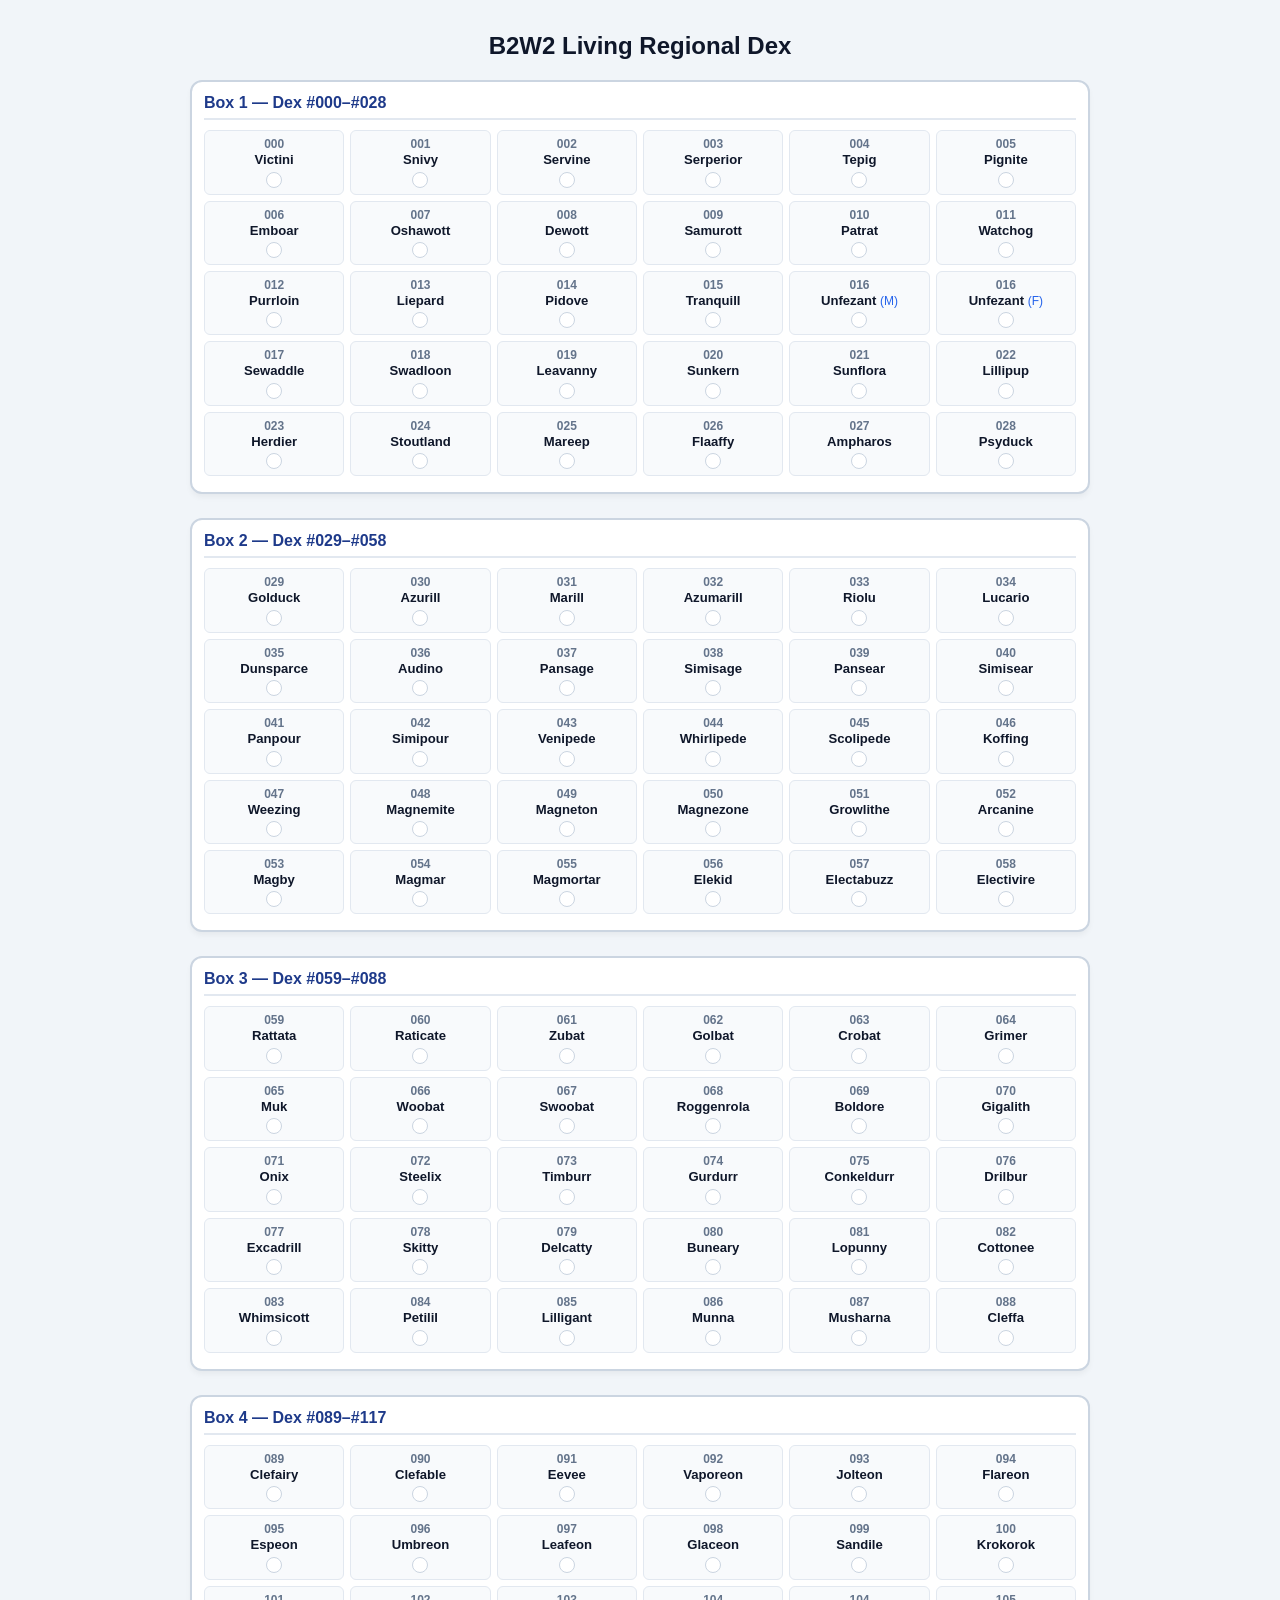
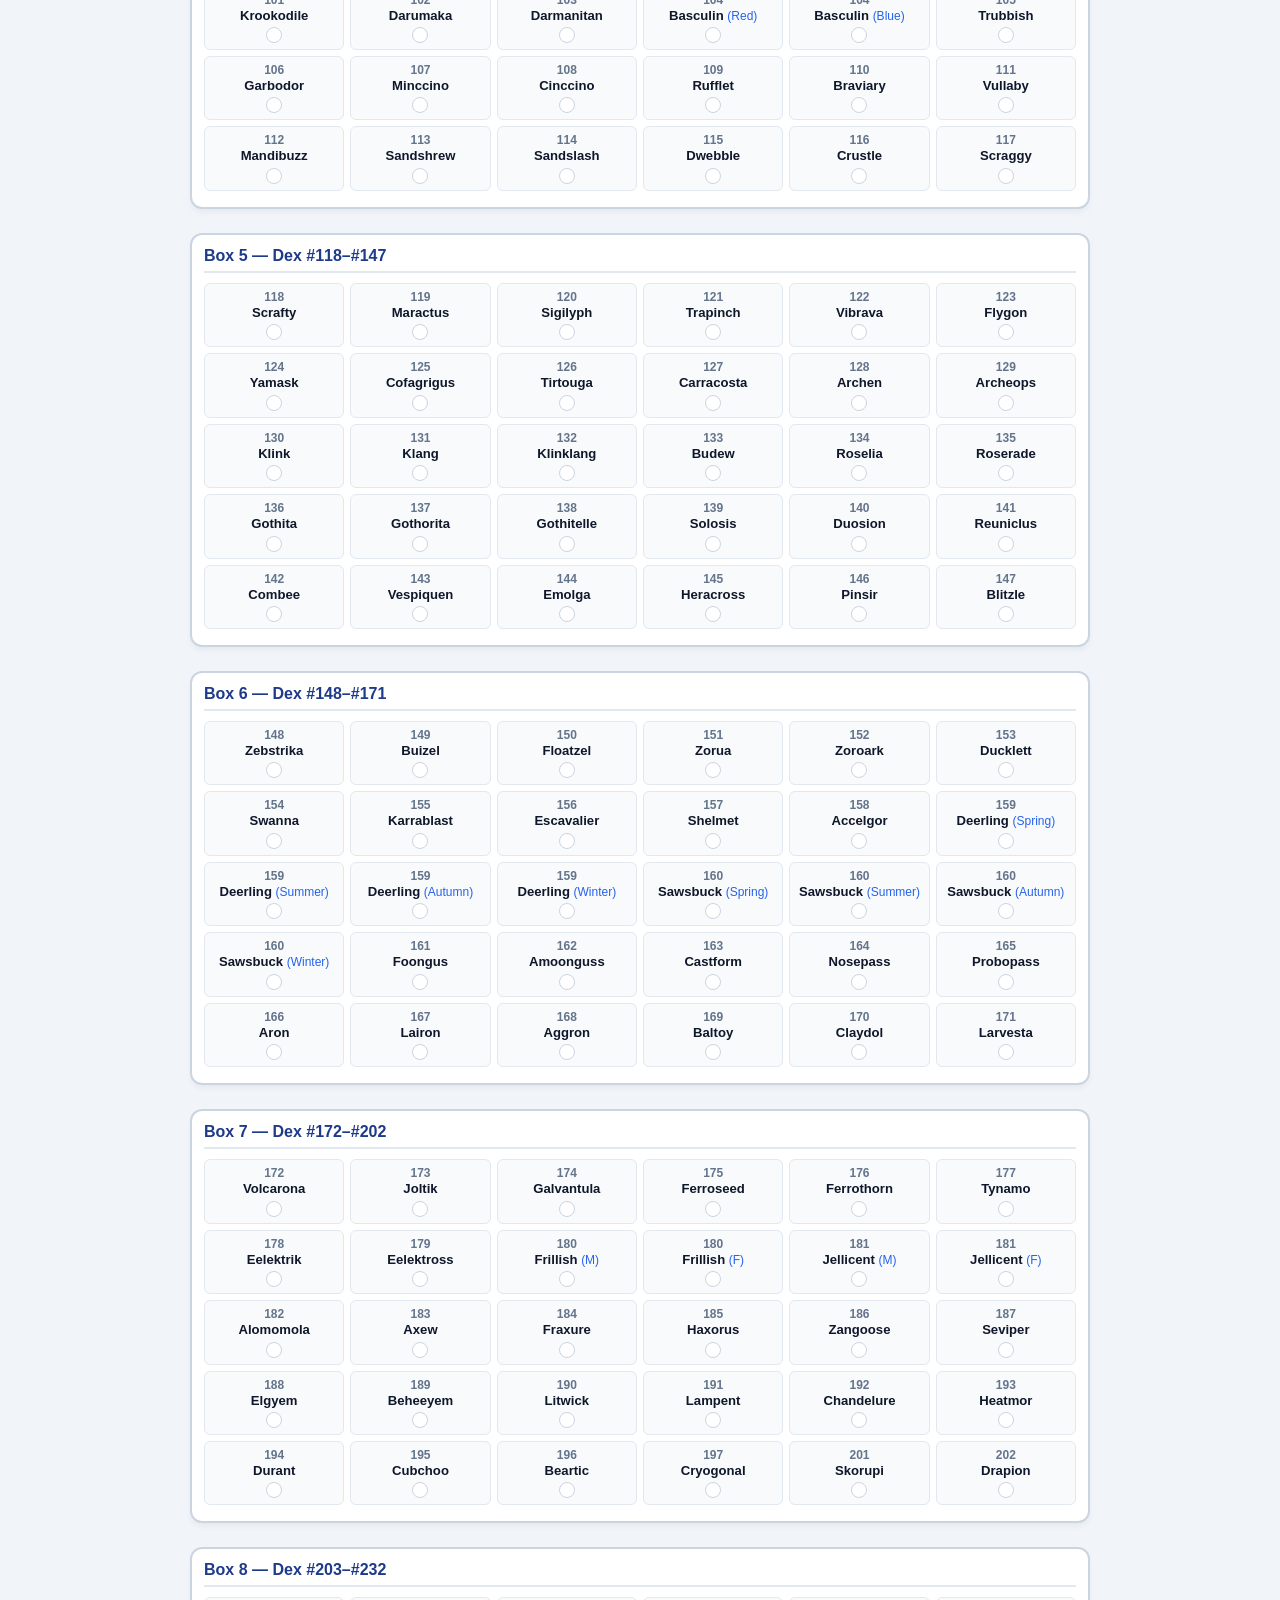
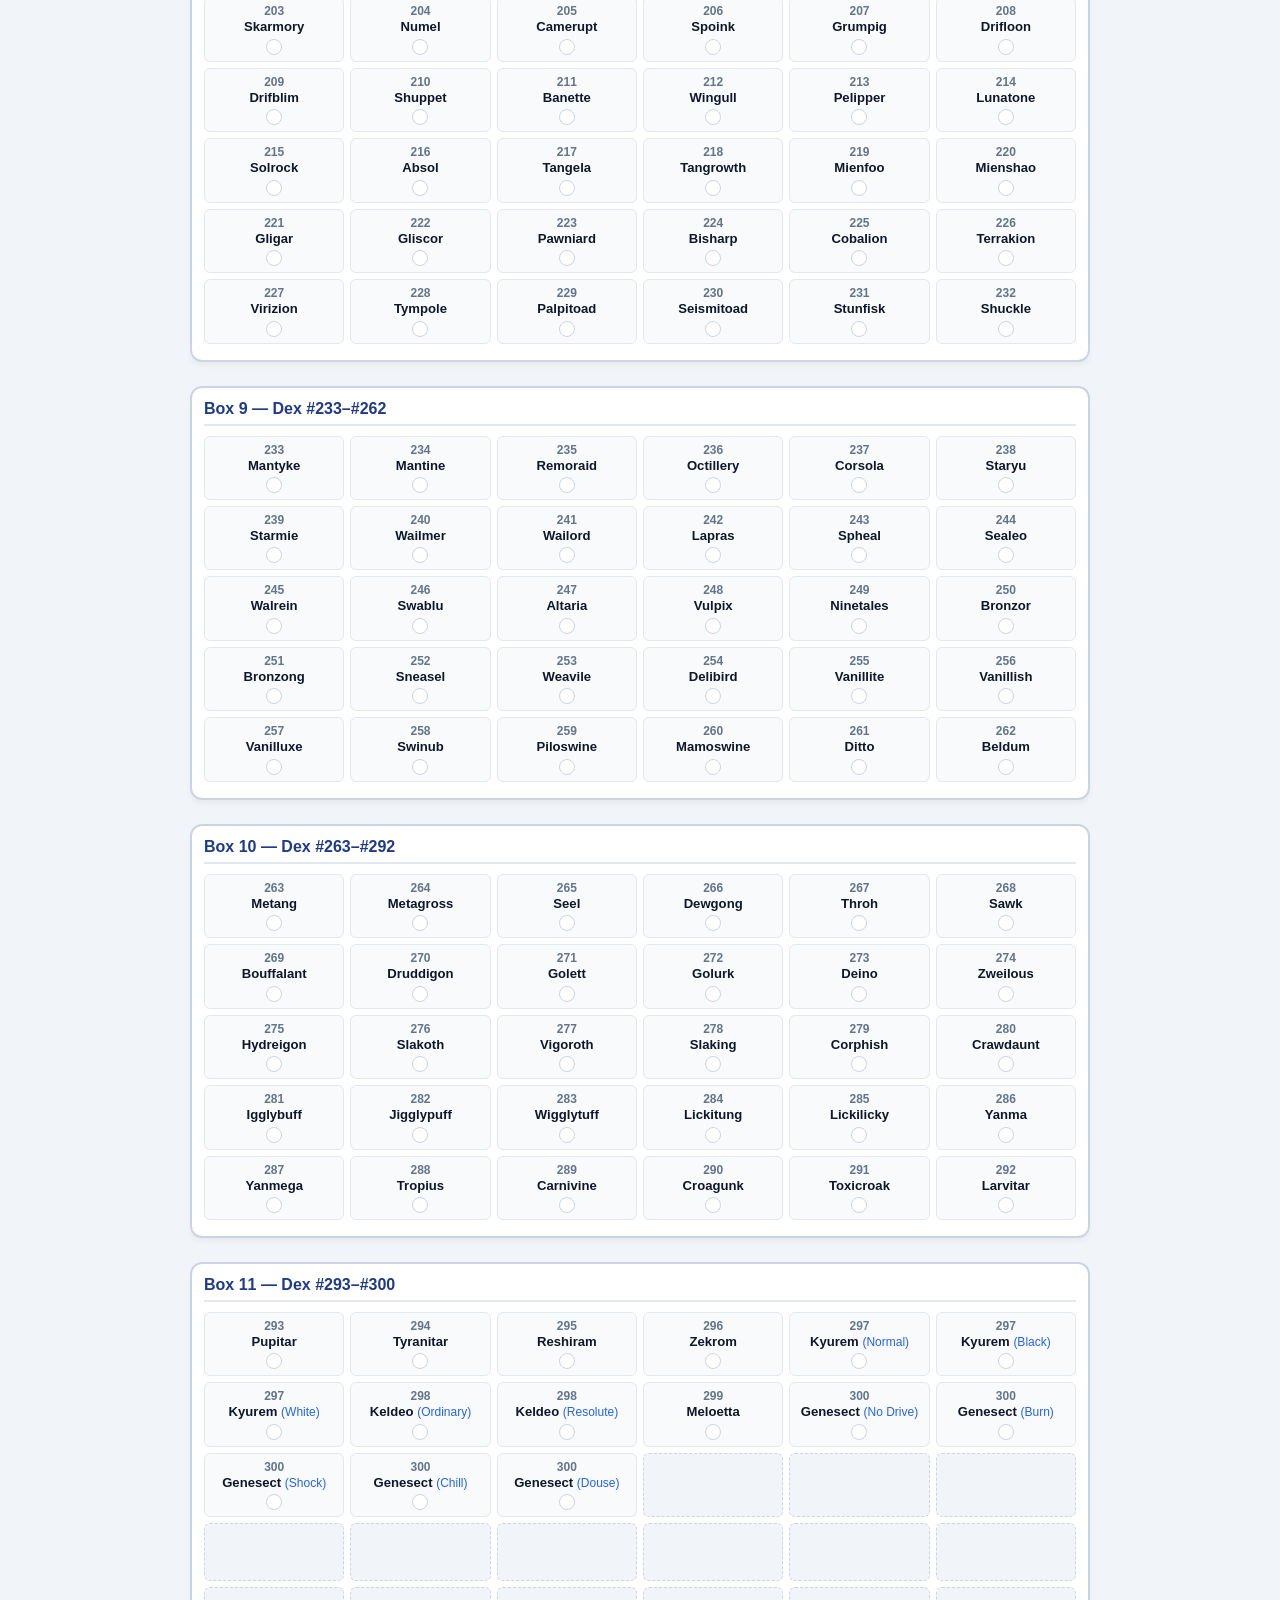
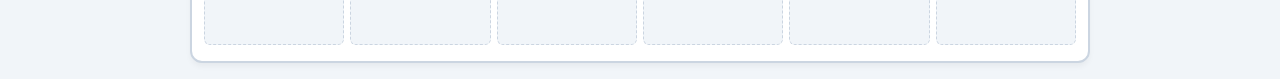
<file: UnovaTracker.html>
<!DOCTYPE html>
<html lang="en">
<head>
<meta charset="UTF-8">
<meta name="viewport" content="width=device-width, initial-scale=1.0">
<title>B2W2 Living Regional Dex</title>
<style>
  * {
    box-sizing: border-box;
  }
  body {
    font-family: -apple-system, BlinkMacSystemFont, "Segoe UI", Roboto, Helvetica, Arial, sans-serif;
    background-color: #f1f5f9;
    color: #1e293b;
    margin: 0;
    padding: 16px 8px;
  }
  h1 {
    text-align: center;
    color: #0f172a;
    font-size: 1.5rem;
    margin-bottom: 20px;
  }
  .box-container {
    display: flex;
    flex-direction: column;
    gap: 24px;
    max-width: 900px;
    margin: 0 auto;
  }
  .pc-box {
    background-color: #ffffff;
    border: 2px solid #cbd5e1;
    border-radius: 12px;
    padding: 12px;
    box-shadow: 0 4px 6px -1px rgba(0,0,0,0.05);
  }
  .box-title {
    font-weight: 700;
    font-size: 1rem;
    margin-bottom: 10px;
    color: #1e3a8a;
    border-bottom: 2px solid #e2e8f0;
    padding-bottom: 6px;
  }
  /* Wrapper enables horizontal scrolling on narrow screens */
  .grid-wrapper {
    overflow-x: auto;
    -webkit-overflow-scrolling: touch;
    padding-bottom: 4px;
  }
  /* Fixed 6-column, 5-row CSS grid */
  .grid {
    display: grid;
    grid-template-columns: repeat(6, minmax(110px, 1fr));
    grid-template-rows: repeat(5, minmax(58px, auto));
    gap: 6px;
    min-width: 670px; /* Guarantees 6-column layout on mobile */
  }
  .cell {
    background-color: #f8fafc;
    border: 1px solid #e2e8f0;
    border-radius: 6px;
    padding: 6px 4px;
    text-align: center;
    display: flex;
    flex-direction: column;
    justify-content: center;
    align-items: center;
    position: relative;
    cursor: pointer;
    user-select: none;
    transition: background-color 0.2s, border-color 0.2s, opacity 0.2s;
  }
  .cell.empty {
    background-color: #f1f5f9;
    border: 1px dashed #cbd5e1;
    cursor: default;
  }
  /* Completed cell style */
  .cell.completed {
    background-color: #ecfdf5;
    border-color: #a7f3d0;
    opacity: 0.75;
  }
  .dex-num {
    font-weight: 700;
    color: #64748b;
    font-size: 0.75rem;
  }
  .name {
    color: #0f172a;
    font-size: 0.82rem;
    font-weight: 600;
    margin-top: 2px;
    line-height: 1.1;
  }
  .form {
    color: #2563eb;
    font-size: 0.75rem;
    font-weight: 500;
  }
  /* Circular Checkmark */
  .checkbox {
    width: 16px;
    height: 16px;
    border: 1.5px solid #cbd5e1;
    border-radius: 50%;
    margin-top: 4px;
    display: flex;
    align-items: center;
    justify-content: center;
    background-color: #ffffff;
    transition: all 0.2s;
  }
  .checkbox::after {
    content: "✓";
    font-size: 11px;
    color: #ffffff;
    display: none;
    font-weight: bold;
  }
  .cell.completed .checkbox {
    background-color: #10b981;
    border-color: #10b981;
  }
  .cell.completed .checkbox::after {
    display: block;
  }
</style>
</head>
<body>

<h1>B2W2 Living Regional Dex</h1>

<div class="box-container">

  <!-- BOX 1 -->
  <div class="pc-box">
    <div class="box-title">Box 1 — Dex #000–#028</div>
    <div class="grid-wrapper">
      <div class="grid">
        <div class="cell" data-id="000"><span class="dex-num">000</span><span class="name">Victini</span><div class="checkbox"></div></div>
        <div class="cell" data-id="001"><span class="dex-num">001</span><span class="name">Snivy</span><div class="checkbox"></div></div>
        <div class="cell" data-id="002"><span class="dex-num">002</span><span class="name">Servine</span><div class="checkbox"></div></div>
        <div class="cell" data-id="003"><span class="dex-num">003</span><span class="name">Serperior</span><div class="checkbox"></div></div>
        <div class="cell" data-id="004"><span class="dex-num">004</span><span class="name">Tepig</span><div class="checkbox"></div></div>
        <div class="cell" data-id="005"><span class="dex-num">005</span><span class="name">Pignite</span><div class="checkbox"></div></div>
        <div class="cell" data-id="006"><span class="dex-num">006</span><span class="name">Emboar</span><div class="checkbox"></div></div>
        <div class="cell" data-id="007"><span class="dex-num">007</span><span class="name">Oshawott</span><div class="checkbox"></div></div>
        <div class="cell" data-id="008"><span class="dex-num">008</span><span class="name">Dewott</span><div class="checkbox"></div></div>
        <div class="cell" data-id="009"><span class="dex-num">009</span><span class="name">Samurott</span><div class="checkbox"></div></div>
        <div class="cell" data-id="010"><span class="dex-num">010</span><span class="name">Patrat</span><div class="checkbox"></div></div>
        <div class="cell" data-id="011"><span class="dex-num">011</span><span class="name">Watchog</span><div class="checkbox"></div></div>
        <div class="cell" data-id="012"><span class="dex-num">012</span><span class="name">Purrloin</span><div class="checkbox"></div></div>
        <div class="cell" data-id="013"><span class="dex-num">013</span><span class="name">Liepard</span><div class="checkbox"></div></div>
        <div class="cell" data-id="014"><span class="dex-num">014</span><span class="name">Pidove</span><div class="checkbox"></div></div>
        <div class="cell" data-id="015"><span class="dex-num">015</span><span class="name">Tranquill</span><div class="checkbox"></div></div>
        <div class="cell" data-id="016-M"><span class="dex-num">016</span><span class="name">Unfezant <span class="form">(M)</span></span><div class="checkbox"></div></div>
        <div class="cell" data-id="016-F"><span class="dex-num">016</span><span class="name">Unfezant <span class="form">(F)</span></span><div class="checkbox"></div></div>
        <div class="cell" data-id="017"><span class="dex-num">017</span><span class="name">Sewaddle</span><div class="checkbox"></div></div>
        <div class="cell" data-id="018"><span class="dex-num">018</span><span class="name">Swadloon</span><div class="checkbox"></div></div>
        <div class="cell" data-id="019"><span class="dex-num">019</span><span class="name">Leavanny</span><div class="checkbox"></div></div>
        <div class="cell" data-id="020"><span class="dex-num">020</span><span class="name">Sunkern</span><div class="checkbox"></div></div>
        <div class="cell" data-id="021"><span class="dex-num">021</span><span class="name">Sunflora</span><div class="checkbox"></div></div>
        <div class="cell" data-id="022"><span class="dex-num">022</span><span class="name">Lillipup</span><div class="checkbox"></div></div>
        <div class="cell" data-id="023"><span class="dex-num">023</span><span class="name">Herdier</span><div class="checkbox"></div></div>
        <div class="cell" data-id="024"><span class="dex-num">024</span><span class="name">Stoutland</span><div class="checkbox"></div></div>
        <div class="cell" data-id="025"><span class="dex-num">025</span><span class="name">Mareep</span><div class="checkbox"></div></div>
        <div class="cell" data-id="026"><span class="dex-num">026</span><span class="name">Flaaffy</span><div class="checkbox"></div></div>
        <div class="cell" data-id="027"><span class="dex-num">027</span><span class="name">Ampharos</span><div class="checkbox"></div></div>
        <div class="cell" data-id="028"><span class="dex-num">028</span><span class="name">Psyduck</span><div class="checkbox"></div></div>
      </div>
    </div>
  </div>

  <!-- BOX 2 -->
  <div class="pc-box">
    <div class="box-title">Box 2 — Dex #029–#058</div>
    <div class="grid-wrapper">
      <div class="grid">
        <div class="cell" data-id="029"><span class="dex-num">029</span><span class="name">Golduck</span><div class="checkbox"></div></div>
        <div class="cell" data-id="030"><span class="dex-num">030</span><span class="name">Azurill</span><div class="checkbox"></div></div>
        <div class="cell" data-id="031"><span class="dex-num">031</span><span class="name">Marill</span><div class="checkbox"></div></div>
        <div class="cell" data-id="032"><span class="dex-num">032</span><span class="name">Azumarill</span><div class="checkbox"></div></div>
        <div class="cell" data-id="033"><span class="dex-num">033</span><span class="name">Riolu</span><div class="checkbox"></div></div>
        <div class="cell" data-id="034"><span class="dex-num">034</span><span class="name">Lucario</span><div class="checkbox"></div></div>
        <div class="cell" data-id="035"><span class="dex-num">035</span><span class="name">Dunsparce</span><div class="checkbox"></div></div>
        <div class="cell" data-id="036"><span class="dex-num">036</span><span class="name">Audino</span><div class="checkbox"></div></div>
        <div class="cell" data-id="037"><span class="dex-num">037</span><span class="name">Pansage</span><div class="checkbox"></div></div>
        <div class="cell" data-id="038"><span class="dex-num">038</span><span class="name">Simisage</span><div class="checkbox"></div></div>
        <div class="cell" data-id="039"><span class="dex-num">039</span><span class="name">Pansear</span><div class="checkbox"></div></div>
        <div class="cell" data-id="040"><span class="dex-num">040</span><span class="name">Simisear</span><div class="checkbox"></div></div>
        <div class="cell" data-id="041"><span class="dex-num">041</span><span class="name">Panpour</span><div class="checkbox"></div></div>
        <div class="cell" data-id="042"><span class="dex-num">042</span><span class="name">Simipour</span><div class="checkbox"></div></div>
        <div class="cell" data-id="043"><span class="dex-num">043</span><span class="name">Venipede</span><div class="checkbox"></div></div>
        <div class="cell" data-id="044"><span class="dex-num">044</span><span class="name">Whirlipede</span><div class="checkbox"></div></div>
        <div class="cell" data-id="045"><span class="dex-num">045</span><span class="name">Scolipede</span><div class="checkbox"></div></div>
        <div class="cell" data-id="046"><span class="dex-num">046</span><span class="name">Koffing</span><div class="checkbox"></div></div>
        <div class="cell" data-id="047"><span class="dex-num">047</span><span class="name">Weezing</span><div class="checkbox"></div></div>
        <div class="cell" data-id="048"><span class="dex-num">048</span><span class="name">Magnemite</span><div class="checkbox"></div></div>
        <div class="cell" data-id="049"><span class="dex-num">049</span><span class="name">Magneton</span><div class="checkbox"></div></div>
        <div class="cell" data-id="050"><span class="dex-num">050</span><span class="name">Magnezone</span><div class="checkbox"></div></div>
        <div class="cell" data-id="051"><span class="dex-num">051</span><span class="name">Growlithe</span><div class="checkbox"></div></div>
        <div class="cell" data-id="052"><span class="dex-num">052</span><span class="name">Arcanine</span><div class="checkbox"></div></div>
        <div class="cell" data-id="053"><span class="dex-num">053</span><span class="name">Magby</span><div class="checkbox"></div></div>
        <div class="cell" data-id="054"><span class="dex-num">054</span><span class="name">Magmar</span><div class="checkbox"></div></div>
        <div class="cell" data-id="055"><span class="dex-num">055</span><span class="name">Magmortar</span><div class="checkbox"></div></div>
        <div class="cell" data-id="056"><span class="dex-num">056</span><span class="name">Elekid</span><div class="checkbox"></div></div>
        <div class="cell" data-id="057"><span class="dex-num">057</span><span class="name">Electabuzz</span><div class="checkbox"></div></div>
        <div class="cell" data-id="058"><span class="dex-num">058</span><span class="name">Electivire</span><div class="checkbox"></div></div>
      </div>
    </div>
  </div>

  <!-- BOX 3 -->
  <div class="pc-box">
    <div class="box-title">Box 3 — Dex #059–#088</div>
    <div class="grid-wrapper">
      <div class="grid">
        <div class="cell" data-id="059"><span class="dex-num">059</span><span class="name">Rattata</span><div class="checkbox"></div></div>
        <div class="cell" data-id="060"><span class="dex-num">060</span><span class="name">Raticate</span><div class="checkbox"></div></div>
        <div class="cell" data-id="061"><span class="dex-num">061</span><span class="name">Zubat</span><div class="checkbox"></div></div>
        <div class="cell" data-id="062"><span class="dex-num">062</span><span class="name">Golbat</span><div class="checkbox"></div></div>
        <div class="cell" data-id="063"><span class="dex-num">063</span><span class="name">Crobat</span><div class="checkbox"></div></div>
        <div class="cell" data-id="064"><span class="dex-num">064</span><span class="name">Grimer</span><div class="checkbox"></div></div>
        <div class="cell" data-id="065"><span class="dex-num">065</span><span class="name">Muk</span><div class="checkbox"></div></div>
        <div class="cell" data-id="066"><span class="dex-num">066</span><span class="name">Woobat</span><div class="checkbox"></div></div>
        <div class="cell" data-id="067"><span class="dex-num">067</span><span class="name">Swoobat</span><div class="checkbox"></div></div>
        <div class="cell" data-id="068"><span class="dex-num">068</span><span class="name">Roggenrola</span><div class="checkbox"></div></div>
        <div class="cell" data-id="069"><span class="dex-num">069</span><span class="name">Boldore</span><div class="checkbox"></div></div>
        <div class="cell" data-id="070"><span class="dex-num">070</span><span class="name">Gigalith</span><div class="checkbox"></div></div>
        <div class="cell" data-id="071"><span class="dex-num">071</span><span class="name">Onix</span><div class="checkbox"></div></div>
        <div class="cell" data-id="072"><span class="dex-num">072</span><span class="name">Steelix</span><div class="checkbox"></div></div>
        <div class="cell" data-id="073"><span class="dex-num">073</span><span class="name">Timburr</span><div class="checkbox"></div></div>
        <div class="cell" data-id="074"><span class="dex-num">074</span><span class="name">Gurdurr</span><div class="checkbox"></div></div>
        <div class="cell" data-id="075"><span class="dex-num">075</span><span class="name">Conkeldurr</span><div class="checkbox"></div></div>
        <div class="cell" data-id="076"><span class="dex-num">076</span><span class="name">Drilbur</span><div class="checkbox"></div></div>
        <div class="cell" data-id="077"><span class="dex-num">077</span><span class="name">Excadrill</span><div class="checkbox"></div></div>
        <div class="cell" data-id="078"><span class="dex-num">078</span><span class="name">Skitty</span><div class="checkbox"></div></div>
        <div class="cell" data-id="079"><span class="dex-num">079</span><span class="name">Delcatty</span><div class="checkbox"></div></div>
        <div class="cell" data-id="080"><span class="dex-num">080</span><span class="name">Buneary</span><div class="checkbox"></div></div>
        <div class="cell" data-id="081"><span class="dex-num">081</span><span class="name">Lopunny</span><div class="checkbox"></div></div>
        <div class="cell" data-id="082"><span class="dex-num">082</span><span class="name">Cottonee</span><div class="checkbox"></div></div>
        <div class="cell" data-id="083"><span class="dex-num">083</span><span class="name">Whimsicott</span><div class="checkbox"></div></div>
        <div class="cell" data-id="084"><span class="dex-num">084</span><span class="name">Petilil</span><div class="checkbox"></div></div>
        <div class="cell" data-id="085"><span class="dex-num">085</span><span class="name">Lilligant</span><div class="checkbox"></div></div>
        <div class="cell" data-id="086"><span class="dex-num">086</span><span class="name">Munna</span><div class="checkbox"></div></div>
        <div class="cell" data-id="087"><span class="dex-num">087</span><span class="name">Musharna</span><div class="checkbox"></div></div>
        <div class="cell" data-id="088"><span class="dex-num">088</span><span class="name">Cleffa</span><div class="checkbox"></div></div>
      </div>
    </div>
  </div>

  <!-- BOX 4 -->
  <div class="pc-box">
    <div class="box-title">Box 4 — Dex #089–#117</div>
    <div class="grid-wrapper">
      <div class="grid">
        <div class="cell" data-id="089"><span class="dex-num">089</span><span class="name">Clefairy</span><div class="checkbox"></div></div>
        <div class="cell" data-id="090"><span class="dex-num">090</span><span class="name">Clefable</span><div class="checkbox"></div></div>
        <div class="cell" data-id="091"><span class="dex-num">091</span><span class="name">Eevee</span><div class="checkbox"></div></div>
        <div class="cell" data-id="092"><span class="dex-num">092</span><span class="name">Vaporeon</span><div class="checkbox"></div></div>
        <div class="cell" data-id="093"><span class="dex-num">093</span><span class="name">Jolteon</span><div class="checkbox"></div></div>
        <div class="cell" data-id="094"><span class="dex-num">094</span><span class="name">Flareon</span><div class="checkbox"></div></div>
        <div class="cell" data-id="095"><span class="dex-num">095</span><span class="name">Espeon</span><div class="checkbox"></div></div>
        <div class="cell" data-id="096"><span class="dex-num">096</span><span class="name">Umbreon</span><div class="checkbox"></div></div>
        <div class="cell" data-id="097"><span class="dex-num">097</span><span class="name">Leafeon</span><div class="checkbox"></div></div>
        <div class="cell" data-id="098"><span class="dex-num">098</span><span class="name">Glaceon</span><div class="checkbox"></div></div>
        <div class="cell" data-id="099"><span class="dex-num">099</span><span class="name">Sandile</span><div class="checkbox"></div></div>
        <div class="cell" data-id="100"><span class="dex-num">100</span><span class="name">Krokorok</span><div class="checkbox"></div></div>
        <div class="cell" data-id="101"><span class="dex-num">101</span><span class="name">Krookodile</span><div class="checkbox"></div></div>
        <div class="cell" data-id="102"><span class="dex-num">102</span><span class="name">Darumaka</span><div class="checkbox"></div></div>
        <div class="cell" data-id="103"><span class="dex-num">103</span><span class="name">Darmanitan</span><div class="checkbox"></div></div>
        <div class="cell" data-id="104-Red"><span class="dex-num">104</span><span class="name">Basculin <span class="form">(Red)</span></span><div class="checkbox"></div></div>
        <div class="cell" data-id="104-Blue"><span class="dex-num">104</span><span class="name">Basculin <span class="form">(Blue)</span></span><div class="checkbox"></div></div>
        <div class="cell" data-id="105"><span class="dex-num">105</span><span class="name">Trubbish</span><div class="checkbox"></div></div>
        <div class="cell" data-id="106"><span class="dex-num">106</span><span class="name">Garbodor</span><div class="checkbox"></div></div>
        <div class="cell" data-id="107"><span class="dex-num">107</span><span class="name">Minccino</span><div class="checkbox"></div></div>
        <div class="cell" data-id="108"><span class="dex-num">108</span><span class="name">Cinccino</span><div class="checkbox"></div></div>
        <div class="cell" data-id="109"><span class="dex-num">109</span><span class="name">Rufflet</span><div class="checkbox"></div></div>
        <div class="cell" data-id="110"><span class="dex-num">110</span><span class="name">Braviary</span><div class="checkbox"></div></div>
        <div class="cell" data-id="111"><span class="dex-num">111</span><span class="name">Vullaby</span><div class="checkbox"></div></div>
        <div class="cell" data-id="112"><span class="dex-num">112</span><span class="name">Mandibuzz</span><div class="checkbox"></div></div>
        <div class="cell" data-id="113"><span class="dex-num">113</span><span class="name">Sandshrew</span><div class="checkbox"></div></div>
        <div class="cell" data-id="114"><span class="dex-num">114</span><span class="name">Sandslash</span><div class="checkbox"></div></div>
        <div class="cell" data-id="115"><span class="dex-num">115</span><span class="name">Dwebble</span><div class="checkbox"></div></div>
        <div class="cell" data-id="116"><span class="dex-num">116</span><span class="name">Crustle</span><div class="checkbox"></div></div>
        <div class="cell" data-id="117"><span class="dex-num">117</span><span class="name">Scraggy</span><div class="checkbox"></div></div>
      </div>
    </div>
  </div>

  <!-- BOX 5 -->
  <div class="pc-box">
    <div class="box-title">Box 5 — Dex #118–#147</div>
    <div class="grid-wrapper">
      <div class="grid">
        <div class="cell" data-id="118"><span class="dex-num">118</span><span class="name">Scrafty</span><div class="checkbox"></div></div>
        <div class="cell" data-id="119"><span class="dex-num">119</span><span class="name">Maractus</span><div class="checkbox"></div></div>
        <div class="cell" data-id="120"><span class="dex-num">120</span><span class="name">Sigilyph</span><div class="checkbox"></div></div>
        <div class="cell" data-id="121"><span class="dex-num">121</span><span class="name">Trapinch</span><div class="checkbox"></div></div>
        <div class="cell" data-id="122"><span class="dex-num">122</span><span class="name">Vibrava</span><div class="checkbox"></div></div>
        <div class="cell" data-id="123"><span class="dex-num">123</span><span class="name">Flygon</span><div class="checkbox"></div></div>
        <div class="cell" data-id="124"><span class="dex-num">124</span><span class="name">Yamask</span><div class="checkbox"></div></div>
        <div class="cell" data-id="125"><span class="dex-num">125</span><span class="name">Cofagrigus</span><div class="checkbox"></div></div>
        <div class="cell" data-id="126"><span class="dex-num">126</span><span class="name">Tirtouga</span><div class="checkbox"></div></div>
        <div class="cell" data-id="127"><span class="dex-num">127</span><span class="name">Carracosta</span><div class="checkbox"></div></div>
        <div class="cell" data-id="128"><span class="dex-num">128</span><span class="name">Archen</span><div class="checkbox"></div></div>
        <div class="cell" data-id="129"><span class="dex-num">129</span><span class="name">Archeops</span><div class="checkbox"></div></div>
        <div class="cell" data-id="130"><span class="dex-num">130</span><span class="name">Klink</span><div class="checkbox"></div></div>
        <div class="cell" data-id="131"><span class="dex-num">131</span><span class="name">Klang</span><div class="checkbox"></div></div>
        <div class="cell" data-id="132"><span class="dex-num">132</span><span class="name">Klinklang</span><div class="checkbox"></div></div>
        <div class="cell" data-id="133"><span class="dex-num">133</span><span class="name">Budew</span><div class="checkbox"></div></div>
        <div class="cell" data-id="134"><span class="dex-num">134</span><span class="name">Roselia</span><div class="checkbox"></div></div>
        <div class="cell" data-id="135"><span class="dex-num">135</span><span class="name">Roserade</span><div class="checkbox"></div></div>
        <div class="cell" data-id="136"><span class="dex-num">136</span><span class="name">Gothita</span><div class="checkbox"></div></div>
        <div class="cell" data-id="137"><span class="dex-num">137</span><span class="name">Gothorita</span><div class="checkbox"></div></div>
        <div class="cell" data-id="138"><span class="dex-num">138</span><span class="name">Gothitelle</span><div class="checkbox"></div></div>
        <div class="cell" data-id="139"><span class="dex-num">139</span><span class="name">Solosis</span><div class="checkbox"></div></div>
        <div class="cell" data-id="140"><span class="dex-num">140</span><span class="name">Duosion</span><div class="checkbox"></div></div>
        <div class="cell" data-id="141"><span class="dex-num">141</span><span class="name">Reuniclus</span><div class="checkbox"></div></div>
        <div class="cell" data-id="142"><span class="dex-num">142</span><span class="name">Combee</span><div class="checkbox"></div></div>
        <div class="cell" data-id="143"><span class="dex-num">143</span><span class="name">Vespiquen</span><div class="checkbox"></div></div>
        <div class="cell" data-id="144"><span class="dex-num">144</span><span class="name">Emolga</span><div class="checkbox"></div></div>
        <div class="cell" data-id="145"><span class="dex-num">145</span><span class="name">Heracross</span><div class="checkbox"></div></div>
        <div class="cell" data-id="146"><span class="dex-num">146</span><span class="name">Pinsir</span><div class="checkbox"></div></div>
        <div class="cell" data-id="147"><span class="dex-num">147</span><span class="name">Blitzle</span><div class="checkbox"></div></div>
      </div>
    </div>
  </div>

  <!-- BOX 6 -->
  <div class="pc-box">
    <div class="box-title">Box 6 — Dex #148–#171</div>
    <div class="grid-wrapper">
      <div class="grid">
        <div class="cell" data-id="148"><span class="dex-num">148</span><span class="name">Zebstrika</span><div class="checkbox"></div></div>
        <div class="cell" data-id="149"><span class="dex-num">149</span><span class="name">Buizel</span><div class="checkbox"></div></div>
        <div class="cell" data-id="150"><span class="dex-num">150</span><span class="name">Floatzel</span><div class="checkbox"></div></div>
        <div class="cell" data-id="151"><span class="dex-num">151</span><span class="name">Zorua</span><div class="checkbox"></div></div>
        <div class="cell" data-id="152"><span class="dex-num">152</span><span class="name">Zoroark</span><div class="checkbox"></div></div>
        <div class="cell" data-id="153"><span class="dex-num">153</span><span class="name">Ducklett</span><div class="checkbox"></div></div>
        <div class="cell" data-id="154"><span class="dex-num">154</span><span class="name">Swanna</span><div class="checkbox"></div></div>
        <div class="cell" data-id="155"><span class="dex-num">155</span><span class="name">Karrablast</span><div class="checkbox"></div></div>
        <div class="cell" data-id="156"><span class="dex-num">156</span><span class="name">Escavalier</span><div class="checkbox"></div></div>
        <div class="cell" data-id="157"><span class="dex-num">157</span><span class="name">Shelmet</span><div class="checkbox"></div></div>
        <div class="cell" data-id="158"><span class="dex-num">158</span><span class="name">Accelgor</span><div class="checkbox"></div></div>
        <div class="cell" data-id="159-Spring"><span class="dex-num">159</span><span class="name">Deerling <span class="form">(Spring)</span></span><div class="checkbox"></div></div>
        <div class="cell" data-id="159-Summer"><span class="dex-num">159</span><span class="name">Deerling <span class="form">(Summer)</span></span><div class="checkbox"></div></div>
        <div class="cell" data-id="159-Autumn"><span class="dex-num">159</span><span class="name">Deerling <span class="form">(Autumn)</span></span><div class="checkbox"></div></div>
        <div class="cell" data-id="159-Winter"><span class="dex-num">159</span><span class="name">Deerling <span class="form">(Winter)</span></span><div class="checkbox"></div></div>
        <div class="cell" data-id="160-Spring"><span class="dex-num">160</span><span class="name">Sawsbuck <span class="form">(Spring)</span></span><div class="checkbox"></div></div>
        <div class="cell" data-id="160-Summer"><span class="dex-num">160</span><span class="name">Sawsbuck <span class="form">(Summer)</span></span><div class="checkbox"></div></div>
        <div class="cell" data-id="160-Autumn"><span class="dex-num">160</span><span class="name">Sawsbuck <span class="form">(Autumn)</span></span><div class="checkbox"></div></div>
        <div class="cell" data-id="160-Winter"><span class="dex-num">160</span><span class="name">Sawsbuck <span class="form">(Winter)</span></span><div class="checkbox"></div></div>
        <div class="cell" data-id="161"><span class="dex-num">161</span><span class="name">Foongus</span><div class="checkbox"></div></div>
        <div class="cell" data-id="162"><span class="dex-num">162</span><span class="name">Amoonguss</span><div class="checkbox"></div></div>
        <div class="cell" data-id="163"><span class="dex-num">163</span><span class="name">Castform</span><div class="checkbox"></div></div>
        <div class="cell" data-id="164"><span class="dex-num">164</span><span class="name">Nosepass</span><div class="checkbox"></div></div>
        <div class="cell" data-id="165"><span class="dex-num">165</span><span class="name">Probopass</span><div class="checkbox"></div></div>
        <div class="cell" data-id="166"><span class="dex-num">166</span><span class="name">Aron</span><div class="checkbox"></div></div>
        <div class="cell" data-id="167"><span class="dex-num">167</span><span class="name">Lairon</span><div class="checkbox"></div></div>
        <div class="cell" data-id="168"><span class="dex-num">168</span><span class="name">Aggron</span><div class="checkbox"></div></div>
        <div class="cell" data-id="169"><span class="dex-num">169</span><span class="name">Baltoy</span><div class="checkbox"></div></div>
        <div class="cell" data-id="170"><span class="dex-num">170</span><span class="name">Claydol</span><div class="checkbox"></div></div>
        <div class="cell" data-id="171"><span class="dex-num">171</span><span class="name">Larvesta</span><div class="checkbox"></div></div>
      </div>
    </div>
  </div>

  <!-- BOX 7 -->
  <div class="pc-box">
    <div class="box-title">Box 7 — Dex #172–#202</div>
    <div class="grid-wrapper">
      <div class="grid">
        <div class="cell" data-id="172"><span class="dex-num">172</span><span class="name">Volcarona</span><div class="checkbox"></div></div>
        <div class="cell" data-id="173"><span class="dex-num">173</span><span class="name">Joltik</span><div class="checkbox"></div></div>
        <div class="cell" data-id="174"><span class="dex-num">174</span><span class="name">Galvantula</span><div class="checkbox"></div></div>
        <div class="cell" data-id="175"><span class="dex-num">175</span><span class="name">Ferroseed</span><div class="checkbox"></div></div>
        <div class="cell" data-id="176"><span class="dex-num">176</span><span class="name">Ferrothorn</span><div class="checkbox"></div></div>
        <div class="cell" data-id="177"><span class="dex-num">177</span><span class="name">Tynamo</span><div class="checkbox"></div></div>
        <div class="cell" data-id="178"><span class="dex-num">178</span><span class="name">Eelektrik</span><div class="checkbox"></div></div>
        <div class="cell" data-id="179"><span class="dex-num">179</span><span class="name">Eelektross</span><div class="checkbox"></div></div>
        <div class="cell" data-id="180-M"><span class="dex-num">180</span><span class="name">Frillish <span class="form">(M)</span></span><div class="checkbox"></div></div>
        <div class="cell" data-id="180-F"><span class="dex-num">180</span><span class="name">Frillish <span class="form">(F)</span></span><div class="checkbox"></div></div>
        <div class="cell" data-id="181-M"><span class="dex-num">181</span><span class="name">Jellicent <span class="form">(M)</span></span><div class="checkbox"></div></div>
        <div class="cell" data-id="181-F"><span class="dex-num">181</span><span class="name">Jellicent <span class="form">(F)</span></span><div class="checkbox"></div></div>
        <div class="cell" data-id="182"><span class="dex-num">182</span><span class="name">Alomomola</span><div class="checkbox"></div></div>
        <div class="cell" data-id="183"><span class="dex-num">183</span><span class="name">Axew</span><div class="checkbox"></div></div>
        <div class="cell" data-id="184"><span class="dex-num">184</span><span class="name">Fraxure</span><div class="checkbox"></div></div>
        <div class="cell" data-id="185"><span class="dex-num">185</span><span class="name">Haxorus</span><div class="checkbox"></div></div>
        <div class="cell" data-id="186"><span class="dex-num">186</span><span class="name">Zangoose</span><div class="checkbox"></div></div>
        <div class="cell" data-id="187"><span class="dex-num">187</span><span class="name">Seviper</span><div class="checkbox"></div></div>
        <div class="cell" data-id="188"><span class="dex-num">188</span><span class="name">Elgyem</span><div class="checkbox"></div></div>
        <div class="cell" data-id="189"><span class="dex-num">189</span><span class="name">Beheeyem</span><div class="checkbox"></div></div>
        <div class="cell" data-id="190"><span class="dex-num">190</span><span class="name">Litwick</span><div class="checkbox"></div></div>
        <div class="cell" data-id="191"><span class="dex-num">191</span><span class="name">Lampent</span><div class="checkbox"></div></div>
        <div class="cell" data-id="192"><span class="dex-num">192</span><span class="name">Chandelure</span><div class="checkbox"></div></div>
        <div class="cell" data-id="193"><span class="dex-num">193</span><span class="name">Heatmor</span><div class="checkbox"></div></div>
        <div class="cell" data-id="194"><span class="dex-num">194</span><span class="name">Durant</span><div class="checkbox"></div></div>
        <div class="cell" data-id="195"><span class="dex-num">195</span><span class="name">Cubchoo</span><div class="checkbox"></div></div>
        <div class="cell" data-id="196"><span class="dex-num">196</span><span class="name">Beartic</span><div class="checkbox"></div></div>
        <div class="cell" data-id="197"><span class="dex-num">197</span><span class="name">Cryogonal</span><div class="checkbox"></div></div>
        <div class="cell" data-id="201"><span class="dex-num">201</span><span class="name">Skorupi</span><div class="checkbox"></div></div>
        <div class="cell" data-id="202"><span class="dex-num">202</span><span class="name">Drapion</span><div class="checkbox"></div></div>
      </div>
    </div>
  </div>

  <!-- BOX 8 -->
  <div class="pc-box">
    <div class="box-title">Box 8 — Dex #203–#232</div>
    <div class="grid-wrapper">
      <div class="grid">
        <div class="cell" data-id="203"><span class="dex-num">203</span><span class="name">Skarmory</span><div class="checkbox"></div></div>
        <div class="cell" data-id="204"><span class="dex-num">204</span><span class="name">Numel</span><div class="checkbox"></div></div>
        <div class="cell" data-id="205"><span class="dex-num">205</span><span class="name">Camerupt</span><div class="checkbox"></div></div>
        <div class="cell" data-id="206"><span class="dex-num">206</span><span class="name">Spoink</span><div class="checkbox"></div></div>
        <div class="cell" data-id="207"><span class="dex-num">207</span><span class="name">Grumpig</span><div class="checkbox"></div></div>
        <div class="cell" data-id="208"><span class="dex-num">208</span><span class="name">Drifloon</span><div class="checkbox"></div></div>
        <div class="cell" data-id="209"><span class="dex-num">209</span><span class="name">Drifblim</span><div class="checkbox"></div></div>
        <div class="cell" data-id="210"><span class="dex-num">210</span><span class="name">Shuppet</span><div class="checkbox"></div></div>
        <div class="cell" data-id="211"><span class="dex-num">211</span><span class="name">Banette</span><div class="checkbox"></div></div>
        <div class="cell" data-id="212"><span class="dex-num">212</span><span class="name">Wingull</span><div class="checkbox"></div></div>
        <div class="cell" data-id="213"><span class="dex-num">213</span><span class="name">Pelipper</span><div class="checkbox"></div></div>
        <div class="cell" data-id="214"><span class="dex-num">214</span><span class="name">Lunatone</span><div class="checkbox"></div></div>
        <div class="cell" data-id="215"><span class="dex-num">215</span><span class="name">Solrock</span><div class="checkbox"></div></div>
        <div class="cell" data-id="216"><span class="dex-num">216</span><span class="name">Absol</span><div class="checkbox"></div></div>
        <div class="cell" data-id="217"><span class="dex-num">217</span><span class="name">Tangela</span><div class="checkbox"></div></div>
        <div class="cell" data-id="218"><span class="dex-num">218</span><span class="name">Tangrowth</span><div class="checkbox"></div></div>
        <div class="cell" data-id="219"><span class="dex-num">219</span><span class="name">Mienfoo</span><div class="checkbox"></div></div>
        <div class="cell" data-id="220"><span class="dex-num">220</span><span class="name">Mienshao</span><div class="checkbox"></div></div>
        <div class="cell" data-id="221"><span class="dex-num">221</span><span class="name">Gligar</span><div class="checkbox"></div></div>
        <div class="cell" data-id="222"><span class="dex-num">222</span><span class="name">Gliscor</span><div class="checkbox"></div></div>
        <div class="cell" data-id="223"><span class="dex-num">223</span><span class="name">Pawniard</span><div class="checkbox"></div></div>
        <div class="cell" data-id="224"><span class="dex-num">224</span><span class="name">Bisharp</span><div class="checkbox"></div></div>
        <div class="cell" data-id="225"><span class="dex-num">225</span><span class="name">Cobalion</span><div class="checkbox"></div></div>
        <div class="cell" data-id="226"><span class="dex-num">226</span><span class="name">Terrakion</span><div class="checkbox"></div></div>
        <div class="cell" data-id="227"><span class="dex-num">227</span><span class="name">Virizion</span><div class="checkbox"></div></div>
        <div class="cell" data-id="228"><span class="dex-num">228</span><span class="name">Tympole</span><div class="checkbox"></div></div>
        <div class="cell" data-id="229"><span class="dex-num">229</span><span class="name">Palpitoad</span><div class="checkbox"></div></div>
        <div class="cell" data-id="230"><span class="dex-num">230</span><span class="name">Seismitoad</span><div class="checkbox"></div></div>
        <div class="cell" data-id="231"><span class="dex-num">231</span><span class="name">Stunfisk</span><div class="checkbox"></div></div>
        <div class="cell" data-id="232"><span class="dex-num">232</span><span class="name">Shuckle</span><div class="checkbox"></div></div>
      </div>
    </div>
  </div>

  <!-- BOX 9 -->
  <div class="pc-box">
    <div class="box-title">Box 9 — Dex #233–#262</div>
    <div class="grid-wrapper">
      <div class="grid">
        <div class="cell" data-id="233"><span class="dex-num">233</span><span class="name">Mantyke</span><div class="checkbox"></div></div>
        <div class="cell" data-id="234"><span class="dex-num">234</span><span class="name">Mantine</span><div class="checkbox"></div></div>
        <div class="cell" data-id="235"><span class="dex-num">235</span><span class="name">Remoraid</span><div class="checkbox"></div></div>
        <div class="cell" data-id="236"><span class="dex-num">236</span><span class="name">Octillery</span><div class="checkbox"></div></div>
        <div class="cell" data-id="237"><span class="dex-num">237</span><span class="name">Corsola</span><div class="checkbox"></div></div>
        <div class="cell" data-id="238"><span class="dex-num">238</span><span class="name">Staryu</span><div class="checkbox"></div></div>
        <div class="cell" data-id="239"><span class="dex-num">239</span><span class="name">Starmie</span><div class="checkbox"></div></div>
        <div class="cell" data-id="240"><span class="dex-num">240</span><span class="name">Wailmer</span><div class="checkbox"></div></div>
        <div class="cell" data-id="241"><span class="dex-num">241</span><span class="name">Wailord</span><div class="checkbox"></div></div>
        <div class="cell" data-id="242"><span class="dex-num">242</span><span class="name">Lapras</span><div class="checkbox"></div></div>
        <div class="cell" data-id="243"><span class="dex-num">243</span><span class="name">Spheal</span><div class="checkbox"></div></div>
        <div class="cell" data-id="244"><span class="dex-num">244</span><span class="name">Sealeo</span><div class="checkbox"></div></div>
        <div class="cell" data-id="245"><span class="dex-num">245</span><span class="name">Walrein</span><div class="checkbox"></div></div>
        <div class="cell" data-id="246"><span class="dex-num">246</span><span class="name">Swablu</span><div class="checkbox"></div></div>
        <div class="cell" data-id="247"><span class="dex-num">247</span><span class="name">Altaria</span><div class="checkbox"></div></div>
        <div class="cell" data-id="248"><span class="dex-num">248</span><span class="name">Vulpix</span><div class="checkbox"></div></div>
        <div class="cell" data-id="249"><span class="dex-num">249</span><span class="name">Ninetales</span><div class="checkbox"></div></div>
        <div class="cell" data-id="250"><span class="dex-num">250</span><span class="name">Bronzor</span><div class="checkbox"></div></div>
        <div class="cell" data-id="251"><span class="dex-num">251</span><span class="name">Bronzong</span><div class="checkbox"></div></div>
        <div class="cell" data-id="252"><span class="dex-num">252</span><span class="name">Sneasel</span><div class="checkbox"></div></div>
        <div class="cell" data-id="253"><span class="dex-num">253</span><span class="name">Weavile</span><div class="checkbox"></div></div>
        <div class="cell" data-id="254"><span class="dex-num">254</span><span class="name">Delibird</span><div class="checkbox"></div></div>
        <div class="cell" data-id="255"><span class="dex-num">255</span><span class="name">Vanillite</span><div class="checkbox"></div></div>
        <div class="cell" data-id="256"><span class="dex-num">256</span><span class="name">Vanillish</span><div class="checkbox"></div></div>
        <div class="cell" data-id="257"><span class="dex-num">257</span><span class="name">Vanilluxe</span><div class="checkbox"></div></div>
        <div class="cell" data-id="258"><span class="dex-num">258</span><span class="name">Swinub</span><div class="checkbox"></div></div>
        <div class="cell" data-id="259"><span class="dex-num">259</span><span class="name">Piloswine</span><div class="checkbox"></div></div>
        <div class="cell" data-id="260"><span class="dex-num">260</span><span class="name">Mamoswine</span><div class="checkbox"></div></div>
        <div class="cell" data-id="261"><span class="dex-num">261</span><span class="name">Ditto</span><div class="checkbox"></div></div>
        <div class="cell" data-id="262"><span class="dex-num">262</span><span class="name">Beldum</span><div class="checkbox"></div></div>
      </div>
    </div>
  </div>

  <!-- BOX 10 -->
  <div class="pc-box">
    <div class="box-title">Box 10 — Dex #263–#292</div>
    <div class="grid-wrapper">
      <div class="grid">
        <div class="cell" data-id="263"><span class="dex-num">263</span><span class="name">Metang</span><div class="checkbox"></div></div>
        <div class="cell" data-id="264"><span class="dex-num">264</span><span class="name">Metagross</span><div class="checkbox"></div></div>
        <div class="cell" data-id="265"><span class="dex-num">265</span><span class="name">Seel</span><div class="checkbox"></div></div>
        <div class="cell" data-id="266"><span class="dex-num">266</span><span class="name">Dewgong</span><div class="checkbox"></div></div>
        <div class="cell" data-id="267"><span class="dex-num">267</span><span class="name">Throh</span><div class="checkbox"></div></div>
        <div class="cell" data-id="268"><span class="dex-num">268</span><span class="name">Sawk</span><div class="checkbox"></div></div>
        <div class="cell" data-id="269"><span class="dex-num">269</span><span class="name">Bouffalant</span><div class="checkbox"></div></div>
        <div class="cell" data-id="270"><span class="dex-num">270</span><span class="name">Druddigon</span><div class="checkbox"></div></div>
        <div class="cell" data-id="271"><span class="dex-num">271</span><span class="name">Golett</span><div class="checkbox"></div></div>
        <div class="cell" data-id="272"><span class="dex-num">272</span><span class="name">Golurk</span><div class="checkbox"></div></div>
        <div class="cell" data-id="273"><span class="dex-num">273</span><span class="name">Deino</span><div class="checkbox"></div></div>
        <div class="cell" data-id="274"><span class="dex-num">274</span><span class="name">Zweilous</span><div class="checkbox"></div></div>
        <div class="cell" data-id="275"><span class="dex-num">275</span><span class="name">Hydreigon</span><div class="checkbox"></div></div>
        <div class="cell" data-id="276"><span class="dex-num">276</span><span class="name">Slakoth</span><div class="checkbox"></div></div>
        <div class="cell" data-id="277"><span class="dex-num">277</span><span class="name">Vigoroth</span><div class="checkbox"></div></div>
        <div class="cell" data-id="278"><span class="dex-num">278</span><span class="name">Slaking</span><div class="checkbox"></div></div>
        <div class="cell" data-id="279"><span class="dex-num">279</span><span class="name">Corphish</span><div class="checkbox"></div></div>
        <div class="cell" data-id="280"><span class="dex-num">280</span><span class="name">Crawdaunt</span><div class="checkbox"></div></div>
        <div class="cell" data-id="281"><span class="dex-num">281</span><span class="name">Igglybuff</span><div class="checkbox"></div></div>
        <div class="cell" data-id="282"><span class="dex-num">282</span><span class="name">Jigglypuff</span><div class="checkbox"></div></div>
        <div class="cell" data-id="283"><span class="dex-num">283</span><span class="name">Wigglytuff</span><div class="checkbox"></div></div>
        <div class="cell" data-id="284"><span class="dex-num">284</span><span class="name">Lickitung</span><div class="checkbox"></div></div>
        <div class="cell" data-id="285"><span class="dex-num">285</span><span class="name">Lickilicky</span><div class="checkbox"></div></div>
        <div class="cell" data-id="286"><span class="dex-num">286</span><span class="name">Yanma</span><div class="checkbox"></div></div>
        <div class="cell" data-id="287"><span class="dex-num">287</span><span class="name">Yanmega</span><div class="checkbox"></div></div>
        <div class="cell" data-id="288"><span class="dex-num">288</span><span class="name">Tropius</span><div class="checkbox"></div></div>
        <div class="cell" data-id="289"><span class="dex-num">289</span><span class="name">Carnivine</span><div class="checkbox"></div></div>
        <div class="cell" data-id="290"><span class="dex-num">290</span><span class="name">Croagunk</span><div class="checkbox"></div></div>
        <div class="cell" data-id="291"><span class="dex-num">291</span><span class="name">Toxicroak</span><div class="checkbox"></div></div>
        <div class="cell" data-id="292"><span class="dex-num">292</span><span class="name">Larvitar</span><div class="checkbox"></div></div>
      </div>
    </div>
  </div>

  <!-- BOX 11 -->
  <div class="pc-box">
    <div class="box-title">Box 11 — Dex #293–#300</div>
    <div class="grid-wrapper">
      <div class="grid">
        <div class="cell" data-id="293"><span class="dex-num">293</span><span class="name">Pupitar</span><div class="checkbox"></div></div>
        <div class="cell" data-id="294"><span class="dex-num">294</span><span class="name">Tyranitar</span><div class="checkbox"></div></div>
        <div class="cell" data-id="295"><span class="dex-num">295</span><span class="name">Reshiram</span><div class="checkbox"></div></div>
        <div class="cell" data-id="296"><span class="dex-num">296</span><span class="name">Zekrom</span><div class="checkbox"></div></div>
        <div class="cell" data-id="297-Normal"><span class="dex-num">297</span><span class="name">Kyurem <span class="form">(Normal)</span></span><div class="checkbox"></div></div>
        <div class="cell" data-id="297-Black"><span class="dex-num">297</span><span class="name">Kyurem <span class="form">(Black)</span></span><div class="checkbox"></div></div>
        <div class="cell" data-id="297-White"><span class="dex-num">297</span><span class="name">Kyurem <span class="form">(White)</span></span><div class="checkbox"></div></div>
        <div class="cell" data-id="298-Ordinary"><span class="dex-num">298</span><span class="name">Keldeo <span class="form">(Ordinary)</span></span><div class="checkbox"></div></div>
        <div class="cell" data-id="298-Resolute"><span class="dex-num">298</span><span class="name">Keldeo <span class="form">(Resolute)</span></span><div class="checkbox"></div></div>
        <div class="cell" data-id="299"><span class="dex-num">299</span><span class="name">Meloetta</span><div class="checkbox"></div></div>
        <div class="cell" data-id="300-NoDrive"><span class="dex-num">300</span><span class="name">Genesect <span class="form">(No Drive)</span></span><div class="checkbox"></div></div>
        <div class="cell" data-id="300-Burn"><span class="dex-num">300</span><span class="name">Genesect <span class="form">(Burn)</span></span><div class="checkbox"></div></div>
        <div class="cell" data-id="300-Shock"><span class="dex-num">300</span><span class="name">Genesect <span class="form">(Shock)</span></span><div class="checkbox"></div></div>
        <div class="cell" data-id="300-Chill"><span class="dex-num">300</span><span class="name">Genesect <span class="form">(Chill)</span></span><div class="checkbox"></div></div>
        <div class="cell" data-id="300-Douse"><span class="dex-num">300</span><span class="name">Genesect <span class="form">(Douse)</span></span><div class="checkbox"></div></div>
        <div class="cell empty"></div>
        <div class="cell empty"></div>
        <div class="cell empty"></div>
        <div class="cell empty"></div>
        <div class="cell empty"></div>
        <div class="cell empty"></div>
        <div class="cell empty"></div>
        <div class="cell empty"></div>
        <div class="cell empty"></div>
        <div class="cell empty"></div>
        <div class="cell empty"></div>
        <div class="cell empty"></div>
        <div class="cell empty"></div>
        <div class="cell empty"></div>
        <div class="cell empty"></div>
      </div>
    </div>
  </div>

</div>

<script>
  document.addEventListener("DOMContentLoaded", () => {
    const STORAGE_KEY = "b2w2_living_dex_saved_state";

    // Load saved states from localStorage
    const savedState = JSON.parse(localStorage.getItem(STORAGE_KEY)) || {};

    // Restore saved checkmarks
    Object.keys(savedState).forEach(id => {
      if (savedState[id]) {
        const cell = document.querySelector(`.cell[data-id="${id}"]`);
        if (cell) {
          cell.classList.add("completed");
        }
      }
    });

    // Handle clicks/taps on cells
    document.querySelectorAll(".cell:not(.empty)").forEach(cell => {
      cell.addEventListener("click", () => {
        const id = cell.getAttribute("data-id");
        const isCompleted = cell.classList.toggle("completed");

        // Save updated state back to localStorage
        const currentState = JSON.parse(localStorage.getItem(STORAGE_KEY)) || {};
        currentState[id] = isCompleted;
        localStorage.setItem(STORAGE_KEY, JSON.stringify(currentState));
      });
    });
  });
</script>

</body>
</html>
</file>
<file: app.css>
/*
 * Jasper's Pokédex — one stylesheet for every screen.
 *
 * Layout idea: the document scrolls (the browser owns the viewport); a sticky
 * top bar holds the controls; storage boxes are 6×5 grids that always fit
 * their column. Three widths:
 *   compact  < 1024px   top bar + game menu, Pokédex entry as sheet / side panel
 *   regular  ≥ 1024px   + game sidebar
 *   wide     ≥ 1180px   + right column (collection overview / Pokédex entry)
 */

/* ---------- tokens ---------- */

:root {
  color-scheme: light;
  --page: #f1f5f9;
  --side: #ffffff;
  --surface: #ffffff;
  --surface-pop: #ffffff;
  --slot: #f8fafc;
  --slot-line: #e2e8f0;
  --field: #ffffff;
  --track: #e2e8f0;
  --ink: #0f172a;
  --ink-2: #475569;
  --ink-3: #64748b;
  --ink-4: #94a3b8;
  --line: #e2e8f0;
  --line-strong: #cbd5e1;
  --accent: #2563eb;
  --accent-soft: #eff6ff;
  --accent-line: #93c5fd;
  --ok: #16a34a;
  --ok-ink: #166534;
  --ok-soft: #ecfdf5;
  --ok-line: #a7f3d0;
  --warn: #ca8a04;
  --danger: #dc2626;
  --danger-soft: #ffeeee;
  --danger-line: #e54f4f;
  --bar: rgb(241 245 249 / .84);
  --invert: #0f172a;
  --invert-ink: #f8fafc;
  --shade: 15 23 42;

  --font-ui: system-ui, -apple-system, "Segoe UI", Roboto, "Helvetica Neue", Arial, sans-serif;
  --font-round: ui-rounded, "SF Pro Rounded", "Hiragino Maru Gothic ProN", system-ui, -apple-system, "Segoe UI", Roboto, sans-serif;

  --control: 38px;
  --gutter: clamp(12px, 3vw, 28px);
  --gutter-l: max(var(--gutter), env(safe-area-inset-left));
  --gutter-r: max(var(--gutter), env(safe-area-inset-right));
  --sidebar-w: 260px;
  --inspector-w: 320px;
  --content-max: 1320px;
  --ease: cubic-bezier(.2, .8, .2, 1);
}

:root[data-theme="dark"] {
  color-scheme: dark;
  --page: #111318;
  --side: #181a20;
  --surface: #1c1f26;
  --surface-pop: #242831;
  --slot: #242831;
  --slot-line: #343a46;
  --field: #1c1f26;
  --track: #343a46;
  --ink: #f5f7fa;
  --ink-2: #c5cad3;
  --ink-3: #9aa3b2;
  --ink-4: #7d8797;
  --line: #303640;
  --line-strong: #454c59;
  --accent: #5b9cff;
  --accent-soft: #1d3150;
  --accent-line: #4f86cc;
  --ok: #4ade80;
  --ok-ink: #86efac;
  --ok-soft: #173522;
  --ok-line: #2f855a;
  --warn: #fbbf24;
  --danger: #f87171;
  --danger-soft: #3d1c1c;
  --danger-line: #6c2a2a;
  --bar: rgb(17 19 24 / .82);
  --invert: #f5f7fa;
  --invert-ink: #111318;
  --shade: 0 0 0;
}

@media (pointer: coarse) {
  :root { --control: 44px; }
}

/* ---------- base ---------- */

*, *::before, *::after { box-sizing: border-box; }

html {
  -webkit-text-size-adjust: 100%;
  text-size-adjust: 100%;
  scroll-padding-top: calc(132px + env(safe-area-inset-top));
}

body {
  margin: 0;
  background: var(--page);
  color: var(--ink);
  font: 15px/1.4 var(--font-ui);
  -webkit-font-smoothing: antialiased;
  -webkit-tap-highlight-color: transparent;
}

[hidden] { display: none !important; }

h1, h2, h3, h4, p, ol, ul { margin: 0; padding: 0; }
ol, ul { list-style: none; }

button {
  -webkit-appearance: none;
  appearance: none;
  margin: 0;
  padding: 0;
  border: 0;
  background: none;
  color: inherit;
  font: inherit;
  cursor: pointer;
  touch-action: manipulation;
}
button:disabled, button[aria-disabled="true"] { cursor: not-allowed; }

input { -webkit-appearance: none; appearance: none; font: inherit; color: inherit; }

/* Long-press on a slot should not select text or lift the sprite. */
.slot, .row, .game, .sprite { -webkit-user-select: none; user-select: none; -webkit-touch-callout: none; }

:focus-visible { outline: 2px solid var(--accent); outline-offset: 2px; }

.icon { width: 20px; height: 20px; flex: none; fill: currentColor; }
.icon-defs { position: absolute; width: 0; height: 0; overflow: hidden; }

.sr-only {
  position: absolute;
  width: 1px;
  height: 1px;
  overflow: hidden;
  clip-path: inset(50%);
  white-space: nowrap;
}

.skip-link {
  position: fixed;
  top: calc(8px + env(safe-area-inset-top));
  left: 8px;
  z-index: 100;
  padding: 8px 12px;
  border-radius: 10px;
  background: var(--invert);
  color: var(--invert-ink);
  font-weight: 600;
  text-decoration: none;
  transform: translateY(-200%);
}
.skip-link:focus { transform: none; }

/* ---------- shell ---------- */

.app {
  display: grid;
  grid-template-columns: minmax(0, 1fr);
  min-height: 100vh;
  min-height: 100dvh;
}

.main { min-width: 0; display: flex; flex-direction: column; }

.sidebar { display: none; }

@media (min-width: 1024px) {
  .app { grid-template-columns: var(--sidebar-w) minmax(0, 1fr); }
  .sidebar {
    position: sticky;
    top: 0;
    display: flex;
    flex-direction: column;
    gap: 8px;
    height: 100vh;
    height: 100dvh;
    overflow-y: auto;
    padding: calc(26px + env(safe-area-inset-top)) 14px calc(20px + env(safe-area-inset-bottom)) max(14px, env(safe-area-inset-left));
    background: var(--side);
    border-right: 1px solid var(--line);
  }
  :root { --gutter-l: var(--gutter); }
}

@media (min-width: 1180px) {
  .app { grid-template-columns: var(--sidebar-w) minmax(0, 1fr) var(--inspector-w); }
  :root { --gutter: 20px; }
}
@media (min-width: 1500px) {
  :root { --inspector-w: 360px; --gutter: 28px; }
}

.brand { padding: 0 8px 18px; }
.brand-name { font: 700 22px/1.15 var(--font-round); letter-spacing: -.01em; }
.brand-version { margin-top: 4px; color: var(--ink-3); font-size: 13px; font-weight: 600; }

.sidebar-heading {
  padding: 16px 8px 6px;
  border-top: 1px solid var(--line);
  color: var(--ink-3);
  font-size: 13px;
  font-weight: 700;
}

/* ---------- game navigation (sidebar and compact menu) ---------- */

.game-list, .game-menu { display: grid; grid-template-columns: minmax(0, 1fr); gap: 4px; }

.game {
  display: flex;
  align-items: center;
  gap: 10px;
  width: 100%;
  min-height: 48px;
  padding: 7px 8px;
  border-radius: 12px;
  color: var(--ink-2);
  font-size: 13.5px;
  font-weight: 600;
  text-align: left;
  transition: background-color .15s;
}
.game-name { min-width: 0; overflow: hidden; text-overflow: ellipsis; white-space: nowrap; }
.game[aria-current="true"] {
  background: linear-gradient(90deg, #2563eb 0%, #5b9cff 100%);
  color: #fff;
}
.game:disabled { opacity: .5; }
@media (hover: hover) {
  .game:not([aria-current="true"]):not(:disabled):hover { background: var(--page); color: var(--ink); }
}

.game-art {
  display: grid;
  place-items: center;
  flex: none;
  width: 32px;
  height: 32px;
  overflow: hidden;
  border-radius: 8px;
  background: var(--track);
  box-shadow: 0 0 0 1.5px rgb(255 255 255 / .85);
  color: #fff;
  font: 800 12px/1 var(--font-round);
}
.game-art img { display: block; width: 32px; height: 32px; }
.game-art[data-mono] { background: hsl(var(--hue, 220) 52% 46%); }
.game.is-skeleton { cursor: default; }
.game.is-skeleton .game-art { box-shadow: none; }

/* ---------- top bar ---------- */

.topbar {
  position: sticky;
  top: 0;
  z-index: 40;
  display: grid;
  gap: 10px;
  padding: calc(10px + env(safe-area-inset-top)) var(--gutter-r) 10px var(--gutter-l);
  background: var(--bar);
  -webkit-backdrop-filter: saturate(1.8) blur(18px);
  backdrop-filter: saturate(1.8) blur(18px);
  box-shadow: 0 1px 0 var(--line);
}

.topbar-row {
  position: relative;
  display: flex;
  align-items: center;
  gap: 8px;
  width: 100%;
  max-width: calc(var(--content-max) - 2 * var(--gutter));
  min-width: 0;
  margin-inline: auto;
}

.game-switch {
  display: flex;
  align-items: center;
  flex: 0 1 auto;
  gap: 10px;
  min-width: 0;
  min-height: var(--control);
  margin-left: -4px;
  padding: 2px 6px 2px 4px;
  border-radius: 12px;
  text-align: left;
}
.game-switch-text { display: grid; min-width: 0; }
.game-switch-app { color: var(--ink-3); font-size: 11.5px; font-weight: 600; line-height: 1.2; }
.game-switch-name {
  overflow: hidden;
  font: 700 18px/1.2 var(--font-round);
  letter-spacing: -.01em;
  text-overflow: ellipsis;
  white-space: nowrap;
}
.chevron { width: 14px; height: 14px; color: var(--ink-3); transition: transform .2s var(--ease); }
[aria-expanded="true"] > .chevron { transform: rotate(180deg); }

.page-title {
  display: none;
  flex: 1 1 auto;
  min-width: 0;
  overflow: hidden;
  font: 700 24px/1.2 var(--font-round);
  letter-spacing: -.015em;
  text-overflow: ellipsis;
  white-space: nowrap;
}

@media (min-width: 1024px) {
  .game-switch, .game-menu { display: none; }
  .page-title { display: block; }
}

.actions { display: flex; align-items: center; flex: none; gap: 8px; margin-left: auto; }

.round-btn, .pill-btn {
  display: inline-flex;
  align-items: center;
  justify-content: center;
  flex: none;
  height: var(--control);
  border: 1px solid var(--line-strong);
  border-radius: 999px;
  background: var(--surface);
  color: var(--ink-2);
  transition: background-color .15s, border-color .15s, color .15s, transform .12s;
}
.round-btn { width: var(--control); }
.pill-btn { gap: 6px; padding: 0 12px; font-size: 13px; font-weight: 600; white-space: nowrap; }
.round-btn:active, .pill-btn:active { transform: scale(.96); }
@media (hover: hover) {
  .round-btn:hover, .pill-btn:hover { border-color: var(--accent-line); color: var(--ink); }
}

:root[data-theme="dark"] .icon-moon, :root:not([data-theme="dark"]) .icon-sun { display: none; }

.manage-art { display: grid; place-items: center; width: 20px; height: 20px; }
.manage-art img { display: block; width: 20px; height: 20px; }
.manage-btn[aria-pressed="true"] { border-color: var(--accent); background: var(--accent-soft); color: var(--ink); }
.manage-btn[aria-disabled="true"] { opacity: .55; }

.sync { position: relative; }
.sync-icon { width: 18px; height: 18px; }
.sync[data-state="none"] .sync-icon { color: var(--danger); }
.sync[data-state="ok"] .sync-icon, .sync[data-state="demo"] .sync-icon { color: var(--ok); }
.sync[data-state="busy"] .sync-icon { color: var(--accent); }
.sync[data-state="error"] .sync-icon { color: var(--warn); }

/* Icon-only buttons where the bar is tight; the label stays for screen readers. */
@media (max-width: 699.98px), (min-width: 1024px) and (max-width: 1339.98px) {
  .manage-btn { width: var(--control); padding: 0; }
  .manage-btn .pill-label {
    position: absolute;
    width: 1px;
    height: 1px;
    overflow: hidden;
    clip-path: inset(50%);
  }
}
@media (max-width: 699.98px) {
  .sync-pill .pill-label {
    position: absolute;
    width: 1px;
    height: 1px;
    overflow: hidden;
    clip-path: inset(50%);
  }
  .sync-pill { gap: 4px; padding: 0 10px; }
  .sync { position: static; }
}

/* ---------- popovers ---------- */

.popover {
  position: absolute;
  z-index: 50;
  border: 1px solid var(--line-strong);
  border-radius: 16px;
  background: var(--surface-pop);
  box-shadow: 0 18px 44px rgb(var(--shade) / .2), 0 2px 6px rgb(var(--shade) / .08);
  animation: pop-in .16s var(--ease);
}
@keyframes pop-in {
  from { opacity: 0; transform: translateY(-6px) scale(.98); }
}

.sync-menu { top: calc(100% + 8px); right: 0; width: min(360px, calc(100vw - 24px)); padding: 14px; }
.sync-status { color: var(--ink); font-size: 14px; font-weight: 600; }
.sync-last { min-height: 1.2em; margin-top: 2px; color: var(--ink-3); font-size: 12.5px; }
.sync-form { display: flex; gap: 8px; margin-top: 10px; }
.sync-form input {
  flex: 1;
  min-width: 0;
  height: 40px;
  padding: 0 12px;
  border: 1px solid var(--line-strong);
  border-radius: 10px;
  background: var(--field);
  font-size: 16px;
}
.sync-form button {
  height: 40px;
  padding: 0 12px;
  border: 1px solid var(--line-strong);
  border-radius: 10px;
  background: var(--slot);
  font-size: 13px;
  font-weight: 600;
  white-space: nowrap;
}
.sync-form button[type="submit"] { border-color: var(--accent); background: var(--accent); color: #fff; }
:root[data-theme="dark"] .sync-form button[type="submit"] { color: #0b1220; }
.sync-note { margin-top: 10px; color: var(--ink-3); font-size: 12px; line-height: 1.35; }

.game-menu { top: calc(100% - 2px); left: var(--gutter-l); width: min(340px, calc(100% - var(--gutter-l) - var(--gutter-r))); padding: 6px; }

@media (max-width: 699.98px) {
  .sync-menu { top: calc(100% - 2px); right: var(--gutter-r); left: var(--gutter-l); width: auto; }
}

/* ---------- search and view switch ---------- */

.search { position: relative; flex: 1 1 auto; min-width: 0; }
.search-icon {
  position: absolute;
  top: 50%;
  left: 12px;
  width: 17px;
  height: 17px;
  color: var(--ink-3);
  transform: translateY(-50%);
  pointer-events: none;
}
.search input {
  display: block;
  width: 100%;
  height: var(--control);
  padding: 0 38px 0 36px;
  border: 1px solid var(--line-strong);
  border-radius: 12px;
  background: var(--field);
  font-size: 16px;
  outline-offset: 0;
}
.search input::placeholder { color: var(--ink-4); }
.search-clear {
  position: absolute;
  top: 50%;
  right: 4px;
  display: grid;
  place-items: center;
  width: 34px;
  height: 34px;
  color: var(--ink-3);
  transform: translateY(-50%);
  --icon-knockout: var(--field);
}

.segmented { display: flex; flex: none; gap: 2px; padding: 3px; border-radius: 12px; background: var(--track); }
.segmented button {
  display: inline-flex;
  align-items: center;
  gap: 6px;
  height: calc(var(--control) - 6px);
  padding: 0 12px;
  border-radius: 9px;
  color: var(--ink-2);
  font-size: 13px;
  font-weight: 600;
}
.segmented .icon { width: 16px; height: 16px; }
.segmented button[aria-pressed="true"] {
  background: var(--surface);
  color: var(--ink);
  box-shadow: 0 1px 3px rgb(var(--shade) / .14);
}
:root[data-theme="dark"] .segmented button[aria-pressed="true"] { background: var(--surface-pop); }

.search-results {
  top: calc(100% + 6px);
  right: 0;
  left: 0;
  max-height: min(60vh, 440px);
  overflow-y: auto;
  overscroll-behavior: contain;
  padding: 6px;
}
.result { display: flex; align-items: center; gap: 4px; border-radius: 10px; }
.result-main {
  display: grid;
  grid-template-columns: 20px 42px minmax(0, 1fr);
  align-items: center;
  flex: 1 1 auto;
  gap: 8px;
  min-width: 0;
  min-height: 44px;
  padding: 4px 6px 4px 8px;
  border-radius: 10px;
  text-align: left;
}
.result-jump {
  flex: none;
  height: 32px;
  margin-right: 6px;
  padding: 0 12px;
  border-radius: 999px;
  background: var(--accent-soft);
  color: var(--accent);
  font-size: 12.5px;
  font-weight: 700;
}
.result-empty { padding: 14px 10px; color: var(--ink-3); font-size: 14px; }
@media (hover: hover) {
  .result-main:hover { background: var(--page); }
}

/* shared row bits (search results and list view) */
.status {
  width: 20px;
  height: 20px;
  background: var(--ink-4);
  -webkit-mask: var(--mask-circle) center / contain no-repeat;
  mask: var(--mask-circle) center / contain no-repeat;
}
.is-caught > .status { background: var(--ok); -webkit-mask-image: var(--mask-check); mask-image: var(--mask-check); }
.is-pending > .status { background: var(--accent); }
.is-removing > .status { background: var(--danger); }
.num { color: var(--ink-3); font: 600 12.5px/1 var(--font-round); font-variant-numeric: tabular-nums; }
.label { min-width: 0; overflow: hidden; font-weight: 600; text-overflow: ellipsis; white-space: nowrap; }
.form { color: var(--accent); font-size: .9em; font-weight: 600; }

:root {
  --mask-circle: url("data:image/svg+xml,%3Csvg xmlns='http://www.w3.org/2000/svg' viewBox='0 0 28 28'%3E%3Cpath d='M14.1 26.2c6.6 0 12.1-5.5 12.1-12.1S20.7 2 14.1 2 2 7.5 2 14.1s5.5 12.1 12.1 12.1zm0-2.4a9.7 9.7 0 1 1 0-19.4 9.7 9.7 0 0 1 0 19.4z'/%3E%3C/svg%3E");
  --mask-check: url("data:image/svg+xml,%3Csvg xmlns='http://www.w3.org/2000/svg' viewBox='0 0 28 28'%3E%3Cpath fill-rule='evenodd' d='M14.1 26.2c6.6 0 12.1-5.5 12.1-12.1S20.7 2 14.1 2 2 7.5 2 14.1s5.5 12.1 12.1 12.1zm-1.3-6.3c-.44 0-.8-.2-1.13-.62L8.8 15.78a1.3 1.3 0 0 1-.32-.83c0-.6.47-1.09 1.07-1.09.37 0 .65.13.95.51l2.26 2.87 4.85-7.76c.25-.4.58-.61.94-.61.59 0 1.13.41 1.13 1.02 0 .27-.15.56-.31.83l-5.49 8.55c-.27.4-.63.62-1.08.62z'/%3E%3C/svg%3E");
}

/* ---------- progress summary (compact and regular widths) ---------- */

.summary {
  display: flex;
  align-items: center;
  gap: 12px;
  width: 100%;
  max-width: var(--content-max);
  margin-inline: auto;
  padding: 14px var(--gutter-r) 2px var(--gutter-l);
  color: var(--ink-2);
  font-size: 13.5px;
  white-space: nowrap;
}
.summary-count strong { color: var(--ink); font: 700 20px/1 var(--font-round); font-variant-numeric: tabular-nums; }
.summary-rest { font-variant-numeric: tabular-nums; }

.meter { flex: 1 1 auto; min-width: 48px; height: 8px; overflow: hidden; border-radius: 99px; background: var(--track); }
.meter span, .meter i {
  display: block;
  width: 100%;
  height: 100%;
  border-radius: inherit;
  background: var(--ok);
  transform: scaleX(var(--p, 0));
  transform-origin: left center;
  transition: transform .45s var(--ease);
}

@media (min-width: 1180px) {
  .summary { display: none; }
}

/* ---------- content ---------- */

.content {
  flex: 1 0 auto;
  width: 100%;
  max-width: var(--content-max);
  margin-inline: auto;
  padding: 12px var(--gutter-r) 28px var(--gutter-l);
  outline: none;
}

.boxes, .list { display: grid; gap: 14px; }

.box, .list-group {
  border: 1px solid var(--line);
  border-radius: 18px;
  background: var(--surface);
  /* Off-screen boxes are not laid out or painted until they scroll near. */
  content-visibility: auto;
}
.box { min-width: 0; padding: 10px 8px 8px; contain-intrinsic-size: none auto 444px; }

.box-head, .list-head { display: flex; align-items: baseline; gap: 8px; padding: 2px 6px 9px; }
.box-title, .list-title { font: 700 15px/1.2 var(--font-round); }
.box-range { color: var(--ink-3); font-size: 12.5px; font-variant-numeric: tabular-nums; }
.box-count {
  margin-left: auto;
  padding: 3px 9px;
  border-radius: 99px;
  background: var(--page);
  color: var(--ink-2);
  font: 700 12px/1.2 var(--font-round);
  font-variant-numeric: tabular-nums;
}
.is-complete > header .box-count { background: var(--ok-soft); color: var(--ok-ink); }

.box-grid {
  display: grid;
  grid-template-columns: repeat(6, minmax(0, 1fr));
  gap: 4px;
  container: box / inline-size;
}

/* ---------- slot: phone size (sprite, name, number or form) ---------- */

.slot {
  position: relative;
  display: block;
  min-width: 0;
  height: 74px;
  border: 1px solid var(--slot-line);
  border-radius: 10px;
  background: var(--slot);
  text-align: center;
  transition: background-color .18s, border-color .18s, box-shadow .18s, transform .12s;
}
.slot.is-empty { border-style: dashed; border-color: var(--line); background: transparent; }

.sprite {
  position: absolute;
  bottom: 24px;
  left: 50%;
  width: 102px;
  max-width: none;
  height: 84px;
  margin-left: -51px;
  image-rendering: pixelated;
  pointer-events: none;
  user-select: none;
  -webkit-user-drag: none;
  /* Not registered yet: the sprite waits in grey. */
  filter: grayscale(1);
  opacity: .5;
  transition: filter .25s, opacity .25s;
}
.is-caught > .sprite, .is-caught > .row-art > .sprite, .detail-stage > .sprite { filter: none; opacity: 1; }

.slot-name, .slot-num, .slot-form {
  position: absolute;
  right: 2px;
  left: 2px;
  overflow: hidden;
  text-overflow: ellipsis;
  white-space: nowrap;
}
.slot-name { bottom: 14px; color: var(--ink-2); font-size: 9.5px; font-weight: 600; line-height: 12px; letter-spacing: -.01em; }
.slot-num, .slot-form { bottom: 3px; font-size: 9px; font-weight: 600; line-height: 11px; }
.slot-num { color: var(--ink-4); font-family: var(--font-round); font-variant-numeric: tabular-nums; }
.slot-form { color: var(--accent); }
.has-form > .slot-num { display: none; }
/* Registered: a small check sits in front of the dex number. */
.is-caught > .slot-num::before {
  content: "";
  display: inline-block;
  width: 1em;
  height: 1em;
  margin-right: .25em;
  background: var(--ok);
  vertical-align: -.12em;
  -webkit-mask: var(--mask-check) center / contain no-repeat;
  mask: var(--mask-check) center / contain no-repeat;
}
.is-pending > .slot-num::before { background: var(--accent); }

.slot.is-caught { border-color: var(--ok-line); background: var(--ok-soft); }
.slot.is-caught > .slot-name { color: var(--ink); }
.slot.is-pending { border-color: var(--accent-line); background: var(--accent-soft); }
.slot.is-removing { border-color: var(--danger-line); background: var(--danger-soft); }
.slot.is-selected { z-index: 2; border-color: var(--accent); box-shadow: 0 0 0 2px var(--accent); }
.slot:not(.is-empty):active { transform: scale(.95); }

@keyframes hop {
  0%, 100% { translate: 0 0; }
  50% { translate: 0 -2px; }
}
.is-selected > .sprite { animation: hop .34s steps(2, end) infinite; }
@media (hover: hover) {
  .slot:not(.is-empty):hover { border-color: var(--accent-line); }
  .slot:hover > .sprite { animation: hop .34s steps(2, end) infinite; }
}

@keyframes jumped {
  0%, 60% { box-shadow: 0 0 0 3px var(--accent); }
  100% { box-shadow: 0 0 0 3px transparent; }
}
.is-jumped { z-index: 3; animation: jumped 2.4s ease-out; }

/* ---------- slot: tablet and desktop (name on top, 2× sprite, number + form below) ---------- */

@media (min-width: 600px) {
  .box { padding: 12px; contain-intrinsic-size: none auto 566px; }
  .box-head { padding: 2px 4px 10px; }
  .box-title { font-size: 16px; }
  .box-grid { gap: 6px; }
  .slot { height: 98px; border-radius: 12px; }
  .sprite { bottom: 14px; width: 136px; height: 112px; margin-left: -68px; }
  .slot-name { top: 7px; right: 6px; bottom: auto; left: 6px; color: var(--ink-2); font-size: 12.5px; line-height: 16px; letter-spacing: 0; }
  .slot-num, .slot-form { bottom: 6px; font-size: 11px; line-height: 14px; }
  .slot-num { right: 0; left: 0; color: var(--ink-3); }
  .has-form > .slot-num { display: block; right: auto; left: 8px; }
  .slot-form { right: 8px; left: 38px; text-align: right; }
}

/* ---------- slot: wide boxes (name and form on the left, sprite on the right) ---------- */

@container box (min-width: 1040px) {
  .slot { height: 84px; text-align: left; }
  .sprite { right: -14px; bottom: 2px; left: auto; margin-left: 0; }
  .slot-name { top: 12px; right: 66px; left: 12px; font-size: 14.5px; line-height: 18px; }
  .slot-form { top: 31px; right: 66px; bottom: auto; left: 12px; font-size: 12px; text-align: left; }
  .slot-num, .has-form > .slot-num { right: auto; bottom: 10px; left: 12px; font-size: 12px; }
}

/* ---------- loading skeleton (same geometry as real boxes) ---------- */

@keyframes skeleton {
  from { opacity: .55; }
  to { opacity: 1; }
}
.is-skeleton .slot.is-empty { border-style: solid; border-color: var(--slot-line); background: var(--slot); }
.is-skeleton .box-grid { animation: skeleton .9s ease-in-out infinite alternate; }
.is-skeleton .box-title { color: var(--ink-4); }
.is-skeleton .box-count { min-width: 46px; }

/* ---------- list view ---------- */

.list-group { min-width: 0; contain-intrinsic-size: none auto 1660px; padding: 10px 0 4px; }
.list-head { padding: 2px 16px 9px; }
.list-rows { display: grid; grid-template-columns: repeat(auto-fill, minmax(min(100%, 280px), 1fr)); }

.row {
  display: grid;
  grid-template-columns: 20px 46px 40px minmax(0, 1fr);
  align-items: center;
  gap: 8px;
  width: 100%;
  min-height: 52px;
  padding: 4px 16px;
  box-shadow: inset 0 1px 0 var(--line);
  text-align: left;
  transition: background-color .18s;
}
.row-art { position: relative; height: 40px; overflow: hidden; }
.row-art > .sprite { bottom: -3px; width: 68px; height: 56px; margin-left: -34px; }
.row.is-pending { background: var(--accent-soft); }
.row.is-removing { background: var(--danger-soft); }
.row.is-selected { background: var(--accent-soft); }
@media (hover: hover) {
  .row:hover { background: var(--page); }
}

/* ---------- notices ---------- */

.notice {
  margin: 24px auto;
  max-width: 460px;
  padding: 18px;
  border: 1px solid var(--line-strong);
  border-radius: 16px;
  background: var(--surface);
  color: var(--ink-2);
  text-align: center;
}
.notice strong { display: block; margin-bottom: 4px; color: var(--ink); font: 700 16px/1.3 var(--font-round); }
.notice button {
  margin-top: 12px;
  height: 40px;
  padding: 0 16px;
  border-radius: 999px;
  background: var(--accent);
  color: #fff;
  font-weight: 700;
}

.foot {
  display: flex;
  justify-content: center;
  gap: 8px;
  padding: 4px var(--gutter) calc(24px + env(safe-area-inset-bottom));
  color: var(--ink-4);
  font-size: 12px;
  font-weight: 600;
}
@media (min-width: 1024px) {
  .foot { display: none; }
}
.is-managing .foot, .is-managing .content { padding-bottom: 96px; }

/* ---------- inspector: sheet on phones, side panel on tablets, column on wide screens ---------- */

.inspector {
  position: fixed;
  z-index: 60;
  display: flex;
  flex-direction: column;
  background: var(--surface);
  visibility: hidden;
  transition: transform .34s var(--ease), visibility 0s .34s;
}
.inspector.is-open { transform: none; visibility: visible; transition: transform .34s var(--ease), visibility 0s; }
.inspector.is-dragging { transition: none; }
.overview { display: none; }

@media (max-width: 699.98px) {
  .inspector {
    right: 0;
    bottom: 0;
    left: 0;
    height: min(78vh, 640px);
    height: min(78dvh, 640px);
    padding-bottom: env(safe-area-inset-bottom);
    border-radius: 22px 22px 0 0;
    box-shadow: 0 -14px 44px rgb(var(--shade) / .26);
    transform: translateY(104%);
  }
}

@media (min-width: 700px) and (max-width: 1179.98px) {
  .inspector {
    top: 0;
    right: 0;
    bottom: 0;
    width: min(380px, 88vw);
    padding: env(safe-area-inset-top) env(safe-area-inset-right) env(safe-area-inset-bottom) 0;
    border-left: 1px solid var(--line);
    box-shadow: -20px 0 50px rgb(var(--shade) / .18);
    transform: translateX(104%);
  }
}

@media (min-width: 1180px) {
  .inspector {
    position: sticky;
    top: 0;
    z-index: auto;
    height: 100vh;
    height: 100dvh;
    border-left: 1px solid var(--line);
    background: var(--side);
    visibility: visible;
    transform: none;
    transition: none;
  }
  .overview { display: block; overflow-y: auto; padding: 28px 18px 24px; }
  .inspector.is-open .overview, .inspector:not(.is-open) .detail { display: none; }
}

.scrim {
  position: fixed;
  inset: 0;
  z-index: 55;
  background: rgb(8 12 20 / .44);
  opacity: 0;
  pointer-events: none;
  transition: opacity .3s;
  touch-action: none;
}
@media (max-width: 699.98px) {
  .scrim.is-on { opacity: 1; pointer-events: auto; }
}

/* overview (wide screens) */
.overview-title { color: var(--ink-3); font-size: 13px; font-weight: 700; }
.overview-big { display: flex; align-items: baseline; gap: 6px; margin-top: 6px; font-family: var(--font-round); font-variant-numeric: tabular-nums; }
.overview-big strong { font-size: 44px; font-weight: 700; line-height: 1; letter-spacing: -.02em; }
.overview-big span { color: var(--ink-3); font-size: 18px; font-weight: 600; }
.overview .meter { margin-top: 12px; }
.overview-sub { margin-top: 8px; color: var(--ink-2); font-size: 13.5px; }
.overview-heading { margin: 22px 0 6px; padding-top: 16px; border-top: 1px solid var(--line); color: var(--ink-3); font-size: 13px; font-weight: 700; }
.overview-box {
  display: grid;
  grid-template-columns: 52px minmax(0, 1fr) 44px;
  align-items: center;
  gap: 10px;
  width: calc(100% + 16px);
  min-height: 34px;
  margin-inline: -8px;
  padding: 0 8px;
  border-radius: 9px;
  color: var(--ink-2);
  font: 600 13px/1 var(--font-round);
  font-variant-numeric: tabular-nums;
  text-align: left;
}
.overview-box .meter { margin: 0; height: 6px; }
.overview-box > :last-child { text-align: right; }
@media (hover: hover) {
  .overview-box:hover { background: var(--page); color: var(--ink); }
}
.overview-hint { margin-top: 20px; color: var(--ink-3); font-size: 13px; line-height: 1.45; }

/* Pokédex entry */
.detail { display: flex; flex-direction: column; flex: 1 1 auto; min-height: 0; outline: none; }
.detail-grip { display: none; }
.detail-head {
  position: relative;
  display: grid;
  grid-template-columns: 92px minmax(0, 1fr);
  align-items: center;
  flex: none;
  gap: 14px;
  padding: 18px 56px 14px 18px;
}
.detail-stage { position: relative; height: 78px; overflow: hidden; border: 1px solid var(--slot-line); border-radius: 16px; background: var(--slot); }
.detail-stage > .sprite { bottom: 2px; width: 136px; height: 112px; margin-left: -68px; }
.detail-name { font: 700 22px/1.15 var(--font-round); letter-spacing: -.01em; overflow-wrap: anywhere; }
.detail-name .form { display: block; margin-top: 1px; font-size: 14px; }
.detail-meta { margin-top: 4px; color: var(--ink-3); font-size: 12.5px; font-variant-numeric: tabular-nums; }
.detail-close { position: absolute; top: 14px; right: 14px; width: 34px; height: 34px; }
.detail-close .icon { width: 16px; height: 16px; }

.detail-tags { display: flex; flex-wrap: wrap; gap: 6px; padding: 0 18px 14px; }
.tag {
  display: inline-flex;
  align-items: center;
  min-height: 24px;
  padding: 0 10px;
  border-radius: 99px;
  background: var(--page);
  color: var(--ink-2);
  font-size: 12px;
  font-weight: 700;
}
.tag.is-caught { background: var(--ok-soft); color: var(--ok-ink); }
.type { background: var(--type, var(--ink-3)); color: #fff; text-transform: capitalize; }
.type[data-ink="dark"] { color: #1a1f2b; }

.detail-body {
  display: grid;
  align-content: start;
  flex: 1 1 auto;
  gap: 12px;
  min-height: 0;
  overflow-y: auto;
  overscroll-behavior: contain;
  padding: 2px 18px 22px;
  -webkit-overflow-scrolling: touch;
}
.section { padding: 12px 14px; border: 1px solid var(--line); border-radius: 14px; }
.section h3 { margin-bottom: 8px; font: 700 13.5px/1.2 var(--font-round); }
.section p, .section li { color: var(--ink-2); font-size: 13.5px; line-height: 1.45; }
.section .muted { color: var(--ink-3); }

.evo li { display: flex; flex-wrap: wrap; align-items: baseline; justify-content: space-between; gap: 2px 10px; padding: 5px 0; }
.evo li + li { border-top: 1px solid var(--line); }
.evo-names { color: var(--ink); font-weight: 600; }
.evo-names .is-current { color: var(--accent); }
.evo-how { color: var(--ink-3); font-size: 12.5px; }

.where-game { margin: 10px 0 2px; color: var(--ink); font-size: 13px; font-weight: 700; }
.where-game:first-of-type { margin-top: 0; }
.place { padding: 6px 0; }
.place + .place { border-top: 1px solid var(--line); }
.place-name { color: var(--ink); font-size: 13.5px; font-weight: 600; }
.place-row {
  display: grid;
  grid-template-columns: minmax(0, 1fr) 62px 78px;
  gap: 8px;
  color: var(--ink-2);
  font-size: 12.5px;
  line-height: 1.5;
  font-variant-numeric: tabular-nums;
}
.place-row > :not(:first-child) { text-align: right; }
.place-row small { display: block; color: var(--ink-3); font-size: 11.5px; }
.section details { margin-top: 8px; }
.section summary { color: var(--accent); font-size: 13px; font-weight: 600; cursor: pointer; }

.matchup { display: grid; grid-template-columns: 30px minmax(0, 1fr); align-items: start; gap: 8px; padding: 5px 0; }
.matchup + .matchup { border-top: 1px solid var(--line); }
.matchup-x { padding-top: 3px; color: var(--ink); font: 700 13px/1.4 var(--font-round); }
.matchup-types { display: flex; flex-wrap: wrap; gap: 4px; }
.matchup .tag { min-height: 22px; padding: 0 8px; font-size: 11.5px; }

.facts { display: grid; gap: 0; }
.facts > div { display: flex; justify-content: space-between; gap: 12px; padding: 5px 0; font-size: 13.5px; }
.facts > div + div { border-top: 1px solid var(--line); }
.facts dt { color: var(--ink-3); }
.facts dd { margin: 0; color: var(--ink); font-weight: 600; font-variant-numeric: tabular-nums; }

.skeleton-line { height: 12px; border-radius: 6px; background: var(--track); animation: skeleton .9s ease-in-out infinite alternate; }
.skeleton-line + .skeleton-line { margin-top: 8px; }

.retry {
  margin-top: 10px;
  height: 36px;
  padding: 0 14px;
  border-radius: 999px;
  background: var(--accent);
  color: #fff;
  font-size: 13px;
  font-weight: 700;
}

@media (max-width: 699.98px) {
  .detail-grip {
    display: block;
    flex: none;
    width: 100%;
    height: 22px;
    cursor: grab;
    touch-action: none;
  }
  .detail-grip::before {
    content: "";
    display: block;
    width: 38px;
    height: 5px;
    margin: 8px auto 0;
    border-radius: 99px;
    background: var(--line-strong);
  }
  .detail-head { padding-top: 4px; touch-action: none; }
  .detail-close { top: 2px; }
}

/* ---------- Manage PC action bar ---------- */

.bulkbar {
  position: fixed;
  right: max(12px, env(safe-area-inset-right));
  bottom: calc(12px + env(safe-area-inset-bottom));
  left: max(12px, env(safe-area-inset-left));
  z-index: 45;
  display: flex;
  align-items: center;
  gap: 10px;
  max-width: 560px;
  margin-inline: auto;
  padding: 8px 8px 8px 16px;
  border-radius: 20px;
  background: var(--invert);
  color: var(--invert-ink);
  box-shadow: 0 14px 40px rgb(var(--shade) / .32);
  animation: bar-in .28s var(--ease);
}
@keyframes bar-in {
  from { opacity: 0; transform: translateY(16px); }
}
.bulkbar-text { flex: 1 1 auto; min-width: 0; font-size: 13.5px; font-weight: 600; line-height: 1.25; }
.bulkbar-actions { display: flex; flex: none; gap: 6px; }
.bulkbar button { height: 40px; padding: 0 14px; border-radius: 14px; font-size: 13.5px; font-weight: 700; white-space: nowrap; }
.bulk-cancel { color: inherit; opacity: .8; }
.bulk-save { background: var(--accent); color: #fff; }
:root[data-theme="dark"] .bulk-save { background: #2563eb; }
.bulk-save:disabled { opacity: .45; }
@media (min-width: 1024px) {
  .bulkbar { left: calc(var(--sidebar-w) + 12px); }
}
@media (min-width: 1180px) {
  .bulkbar { right: calc(var(--inspector-w) + 12px); }
}

.toast {
  position: fixed;
  bottom: calc(84px + env(safe-area-inset-bottom));
  left: 50%;
  z-index: 70;
  max-width: calc(100vw - 32px);
  padding: 10px 16px;
  border-radius: 999px;
  background: var(--invert);
  color: var(--invert-ink);
  font-size: 13.5px;
  font-weight: 600;
  box-shadow: 0 10px 30px rgb(var(--shade) / .3);
  transform: translateX(-50%);
  animation: toast-in .22s var(--ease);
}
@keyframes toast-in {
  from { opacity: 0; transform: translate(-50%, 10px); }
}

/* ---------- motion preferences ---------- */

::view-transition-old(root), ::view-transition-new(root) { animation-duration: .18s; }

@media (prefers-reduced-motion: reduce) {
  *, *::before, *::after {
    animation-duration: .01ms !important;
    animation-iteration-count: 1 !important;
    transition-duration: .01ms !important;
    scroll-behavior: auto !important;
  }
}
</file>
